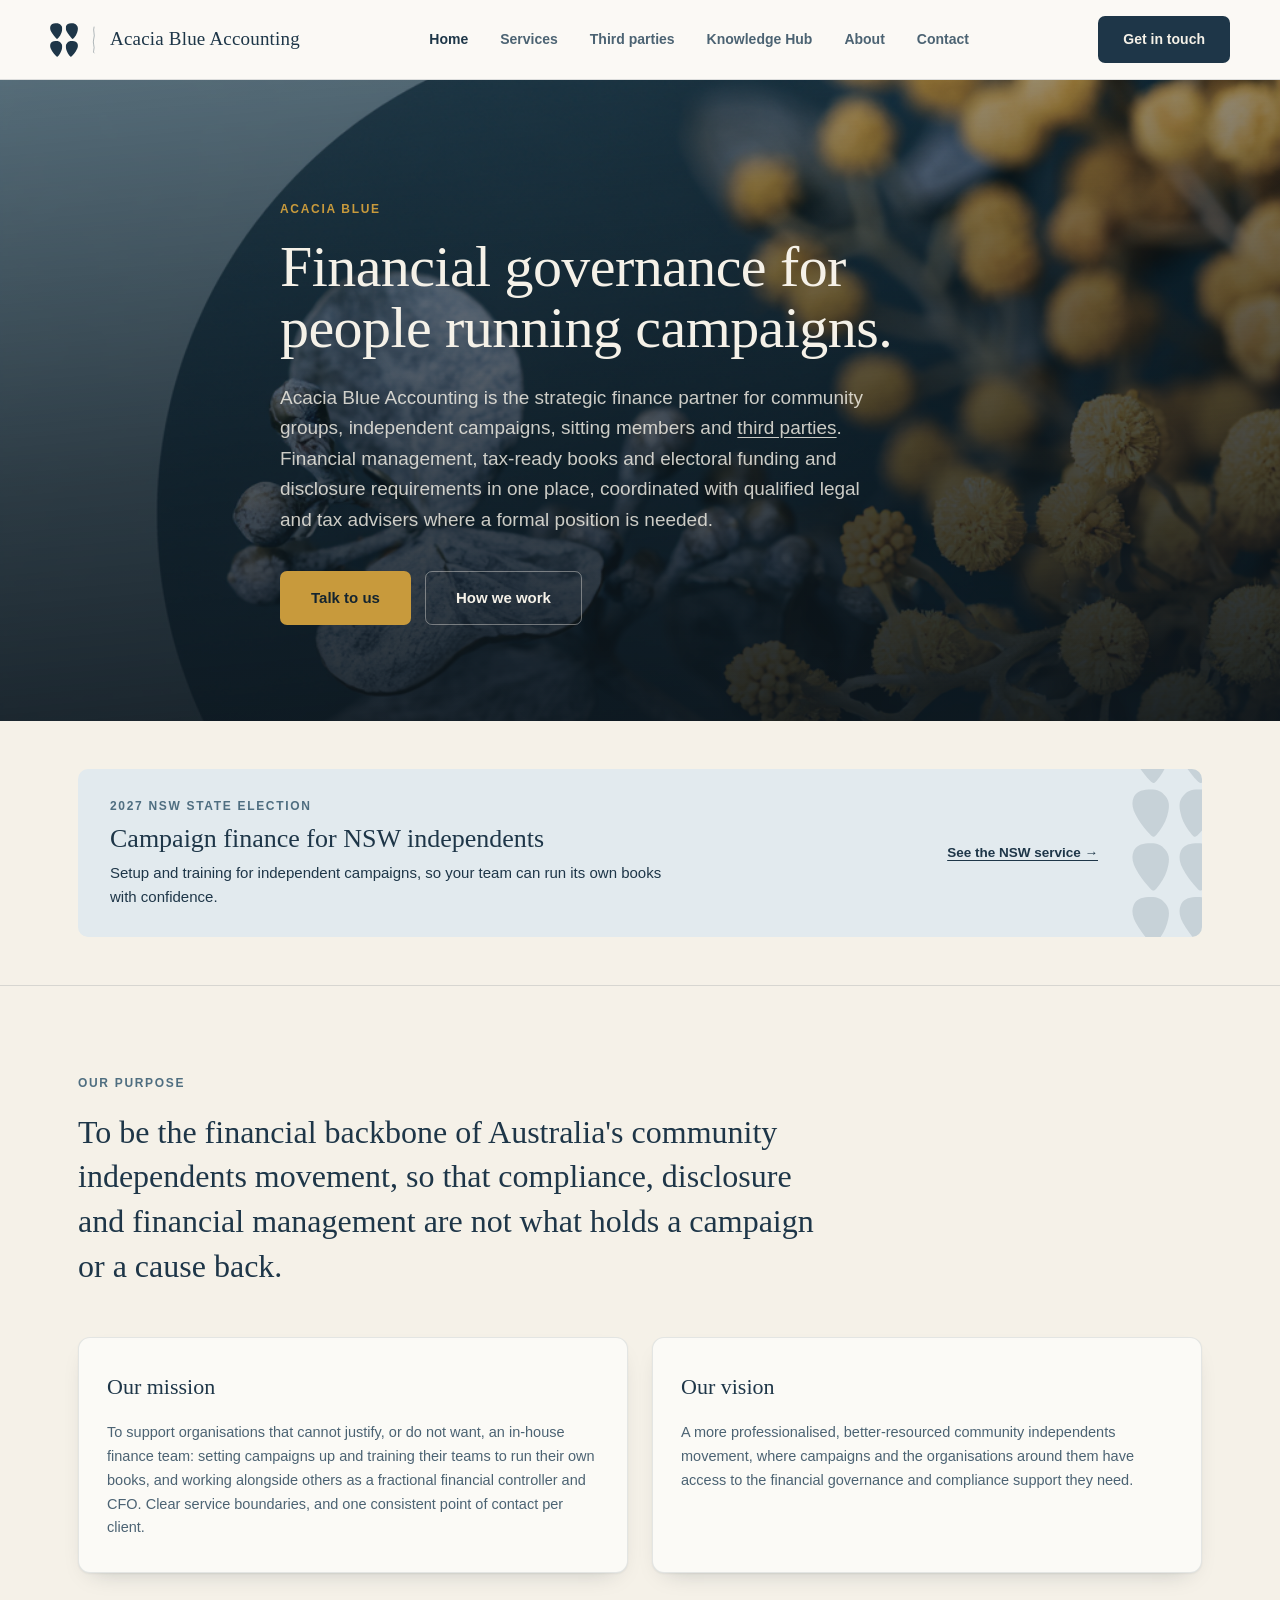
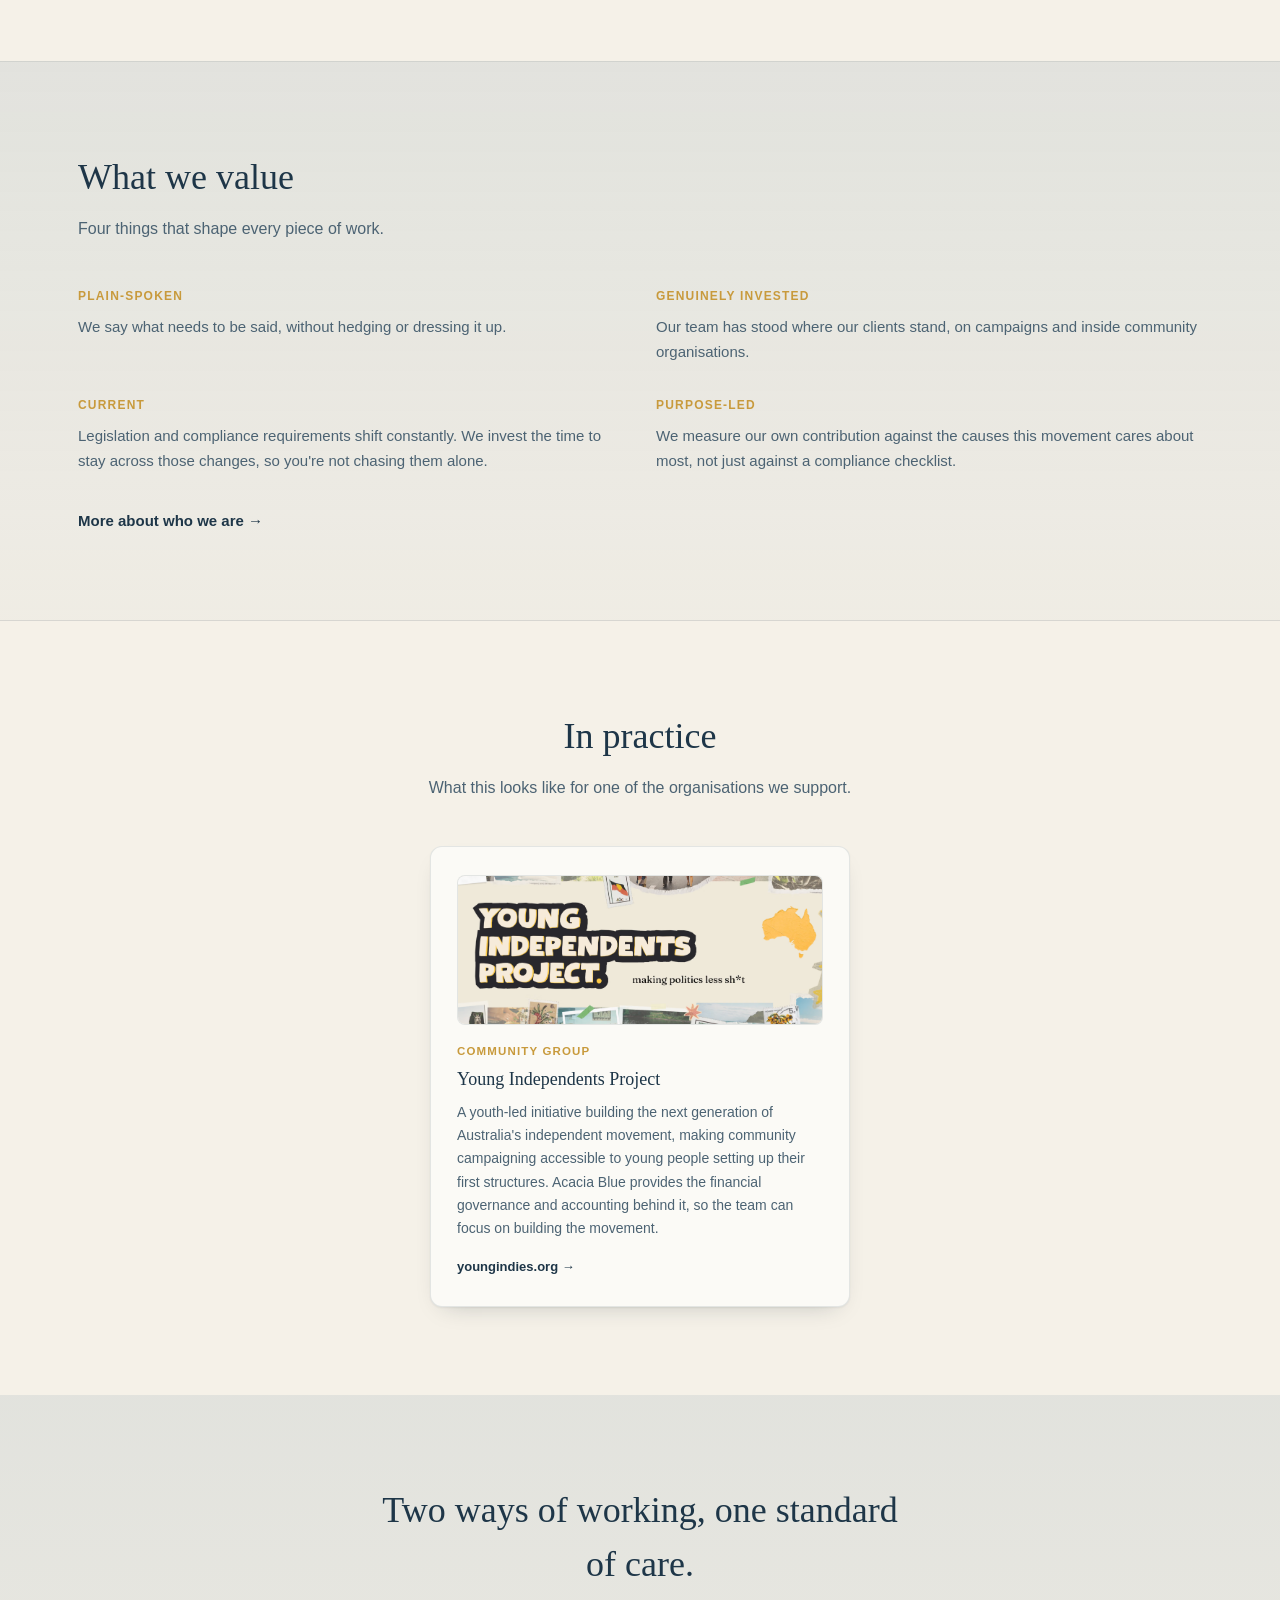
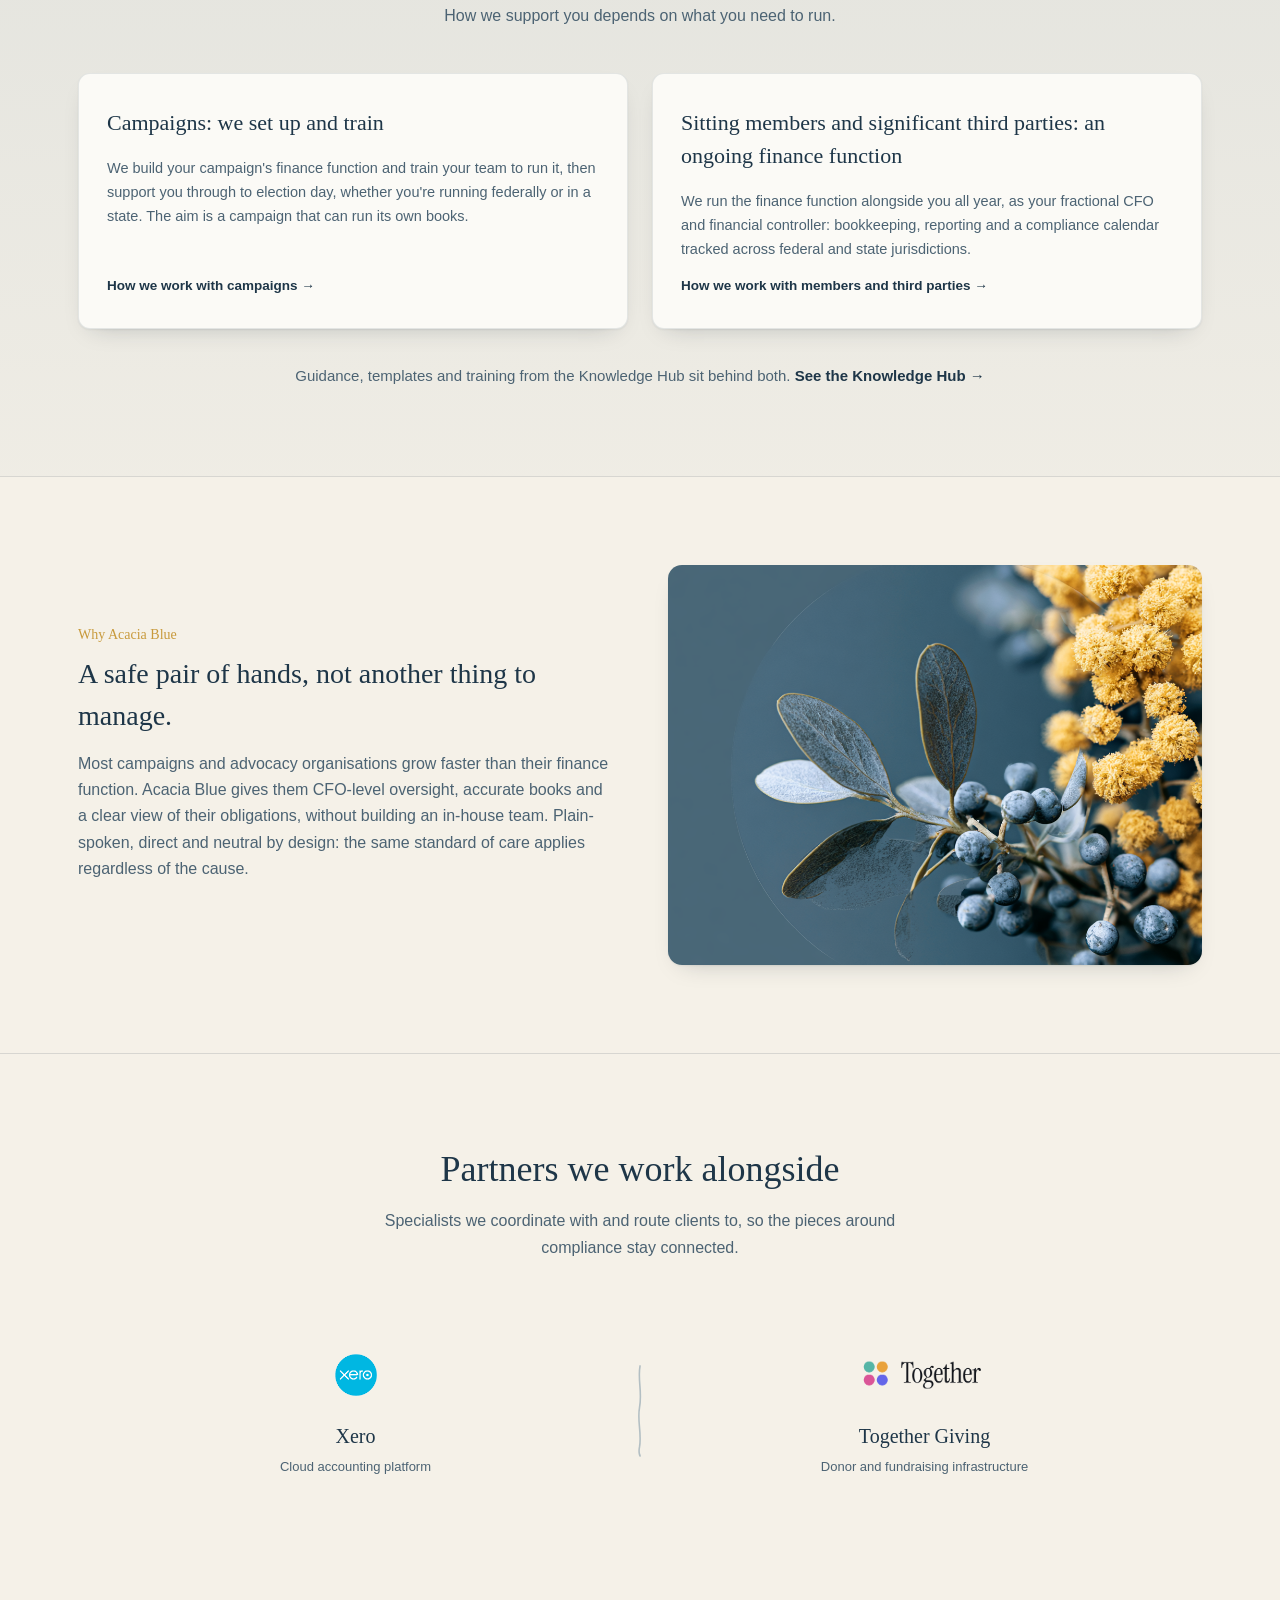
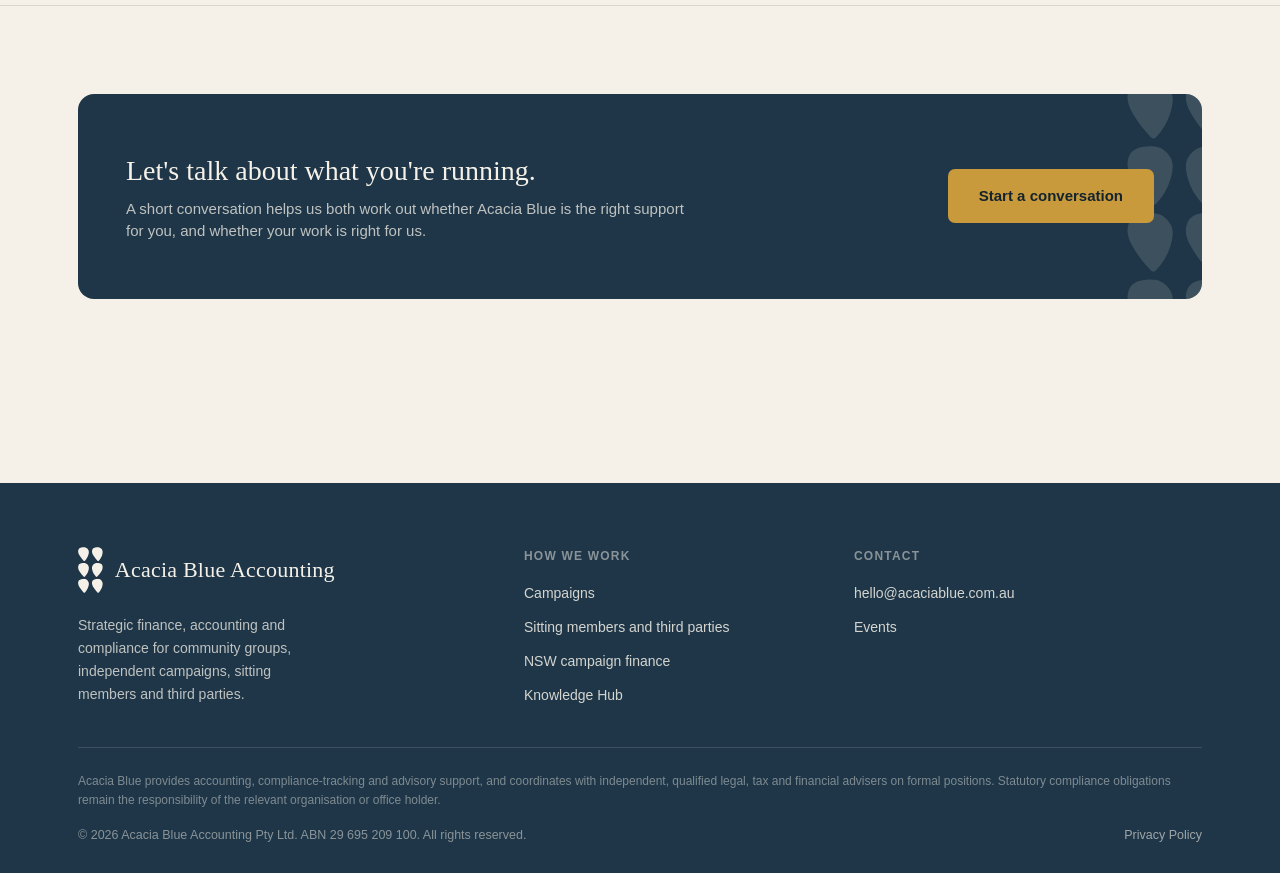
<file: index.html>
<!DOCTYPE html>
<html lang="en">
<head>
<meta charset="UTF-8">
<meta name="viewport" content="width=device-width, initial-scale=1.0">
<title>Acacia Blue Accounting &middot; Accounting for Impact</title>
<meta name="description" content="Strategic finance, accounting and compliance for community groups, independent campaigns, sitting members and third parties.">
<link rel="icon" type="image/svg+xml" href="assets/img/favicon.svg">
<link rel="icon" type="image/png" href="assets/img/favicon-32.png">
<link rel="apple-touch-icon" href="assets/img/apple-touch-icon.png">
<link rel="stylesheet" href="assets/css/style.css">
</head>
<body>

<svg width="0" height="0" style="position:absolute" aria-hidden="true">
  <defs>
    <symbol id="petal" viewBox="-6 -6 112 142">
      <path d="M42.780,-5.831 c-22.772 1.040 -37.005 8.485 -43.300 22.717 -8.485 19.159 -4.379 38.975 13.959 68.042 10.674 16.915 21.458 30.600 35.034 44.559 10.182 10.510 12.481 9.580 28.903 -12.317 12.590 -16.696 21.568 -36.950 25.509 -57.696 4.106 -21.349 1.642 -33.392 -9.580 -46.803 -12.645 -15.108 -24.962 -19.652 -50.525 -18.502Z"/>
    </symbol>
    <symbol id="petal-b" viewBox="-6 -6 112 142">
      <path d="M42.780,-5.831 c-22.772 1.040 -37.005 8.485 -43.300 22.717 -8.485 19.159 -4.379 38.975 13.959 68.042 10.674 16.915 21.458 30.600 35.034 44.559 10.182 10.510 12.481 9.580 28.903 -12.317 12.590 -16.696 21.568 -36.950 25.509 -57.696 4.106 -21.349 1.642 -33.392 -9.580 -46.803 -12.645 -15.108 -24.962 -19.652 -50.525 -18.502Z"/>
    </symbol>
    <symbol id="petal-c" viewBox="-6 -6 112 142">
      <path d="M42.780,-5.831 c-22.772 1.040 -37.005 8.485 -43.300 22.717 -8.485 19.159 -4.379 38.975 13.959 68.042 10.674 16.915 21.458 30.600 35.034 44.559 10.182 10.510 12.481 9.580 28.903 -12.317 12.590 -16.696 21.568 -36.950 25.509 -57.696 4.106 -21.349 1.642 -33.392 -9.580 -46.803 -12.645 -15.108 -24.962 -19.652 -50.525 -18.502Z"/>
    </symbol>
    <symbol id="petal-c2" viewBox="-6 -6 112 142">
      <path d="M42.780,-5.831 c-22.772 1.040 -37.005 8.485 -43.300 22.717 -8.485 19.159 -4.379 38.975 13.959 68.042 10.674 16.915 21.458 30.600 35.034 44.559 10.182 10.510 12.481 9.580 28.903 -12.317 12.590 -16.696 21.568 -36.950 25.509 -57.696 4.106 -21.349 1.642 -33.392 -9.580 -46.803 -12.645 -15.108 -24.962 -19.652 -50.525 -18.502Z"/>
    </symbol>
    <symbol id="petal-flat" viewBox="-6 -6 112 142">
      <path d="M42.780,-5.831 c-22.772 1.040 -37.005 8.485 -43.300 22.717 -8.485 19.159 -4.379 38.975 13.959 68.042 10.674 16.915 21.458 30.600 35.034 44.559 10.182 10.510 12.481 9.580 28.903 -12.317 12.590 -16.696 21.568 -36.950 25.509 -57.696 4.106 -21.349 1.642 -33.392 -9.580 -46.803 -12.645 -15.108 -24.962 -19.652 -50.525 -18.502Z"/>
    </symbol>
    <symbol id="petal-b-flat" viewBox="-6 -6 112 142">
      <path d="M42.780,-5.831 c-22.772 1.040 -37.005 8.485 -43.300 22.717 -8.485 19.159 -4.379 38.975 13.959 68.042 10.674 16.915 21.458 30.600 35.034 44.559 10.182 10.510 12.481 9.580 28.903 -12.317 12.590 -16.696 21.568 -36.950 25.509 -57.696 4.106 -21.349 1.642 -33.392 -9.580 -46.803 -12.645 -15.108 -24.962 -19.652 -50.525 -18.502Z"/>
    </symbol>
    <symbol id="petal-c-flat" viewBox="-6 -6 112 142">
      <path d="M42.780,-5.831 c-22.772 1.040 -37.005 8.485 -43.300 22.717 -8.485 19.159 -4.379 38.975 13.959 68.042 10.674 16.915 21.458 30.600 35.034 44.559 10.182 10.510 12.481 9.580 28.903 -12.317 12.590 -16.696 21.568 -36.950 25.509 -57.696 4.106 -21.349 1.642 -33.392 -9.580 -46.803 -12.645 -15.108 -24.962 -19.652 -50.525 -18.502Z"/>
    </symbol>
    <symbol id="petal-c2-flat" viewBox="-6 -6 112 142">
      <path d="M42.780,-5.831 c-22.772 1.040 -37.005 8.485 -43.300 22.717 -8.485 19.159 -4.379 38.975 13.959 68.042 10.674 16.915 21.458 30.600 35.034 44.559 10.182 10.510 12.481 9.580 28.903 -12.317 12.590 -16.696 21.568 -36.950 25.509 -57.696 4.106 -21.349 1.642 -33.392 -9.580 -46.803 -12.645 -15.108 -24.962 -19.652 -50.525 -18.502Z"/>
    </symbol>
    <symbol id="divider-organic" viewBox="0 0 14 56">
      <path d="M7,2 C4.5,10 9.5,17 6.5,26 C4,34 9,41 6.5,49 C5.3,52.5 7,54 7,54" fill="none" stroke="currentColor" stroke-width="1.6" stroke-linecap="round"/>
    </symbol>
  </defs>
</svg>

<header class="site-header">
  <div class="container nav-row">
    <a class="brand-lockup" href="index.html">
      <svg class="mark mark-compact" viewBox="0 0 226 274" fill="currentColor" aria-hidden="true">
        <use href="#petal" width="100" height="130" x="0" y="0"/><use href="#petal-b" width="100" height="130" x="126" y="0"/>
        <use href="#petal-c" width="100" height="130" x="0" y="144"/><use href="#petal" width="100" height="130" x="126" y="144" transform="translate(352,0) scale(-1,1)"/>
      </svg>
      <svg class="divider" viewBox="0 0 14 56" preserveAspectRatio="none"><use href="#divider-organic"/></svg>
      <span class="word">Acacia Blue Accounting</span>
    </a>
    <nav class="nav-links" id="nav-links">
      <a href="index.html" aria-current="page">Home</a>
      <a href="services.html">Services</a>
      <a href="third-parties.html">Third parties</a>
      <a href="knowledge-hub.html">Knowledge Hub</a>
      <a href="about.html">About</a>
      <a href="contact.html">Contact</a>
    </nav>
    <div class="nav-actions">
      <a class="btn btn-primary" href="contact.html">Get in touch</a>
      <button class="nav-toggle" aria-label="Toggle menu" aria-expanded="false"><span></span><span></span><span></span></button>
    </div>
  </div>
</header>

<section class="hero">
  <div class="hero-bg" style="background: linear-gradient(175deg, rgba(15,26,34,0.35) 0%, rgba(13,22,29,0.72) 55%, rgba(13,22,29,0.94) 100%), url('assets/img/hero-branch-blossom.png') center 40%/cover no-repeat;"></div>
  <div class="container hero-content">
    <p class="eyebrow">Acacia Blue</p>
    <h1 class="serif">Financial governance for people running campaigns.</h1>
    <p class="dek">Acacia Blue Accounting is the strategic finance partner for community groups, independent campaigns, sitting members and <a href="third-parties.html" style="color:inherit; text-decoration:underline; text-underline-offset:3px;">third parties</a>. Financial management, tax-ready books and electoral funding and disclosure requirements in one place, coordinated with qualified legal and tax advisers where a formal position is needed.</p>
    <div class="hero-actions">
      <a class="btn btn-on-dark btn-lg" href="contact.html">Talk to us</a>
      <a class="btn btn-ghost-on-dark btn-lg" href="services.html">How we work</a>
    </div>
  </div>
</section>

<!-- NSW accent panel. Remove after the end of January 2027 and replace with the AEC offering. -->
<section class="section accent-section">
  <div class="container">
    <div class="accent-panel">
      <svg class="ap-mark mark" viewBox="0 0 226 562" fill="currentColor" aria-hidden="true">
        <use href="#petal-flat" width="100" height="130" x="0" y="0"/><use href="#petal-b-flat" width="100" height="130" x="126" y="0"/>
        <use href="#petal-c-flat" width="100" height="130" x="0" y="144"/><use href="#petal-flat" width="100" height="130" x="126" y="144" transform="translate(352,0) scale(-1,1)"/>
        <use href="#petal-b-flat" width="100" height="130" x="0" y="288"/><use href="#petal-c2-flat" width="100" height="130" x="126" y="288"/>
        <use href="#petal-flat" width="100" height="130" x="0" y="432"/><use href="#petal-b-flat" width="100" height="130" x="126" y="432"/>
      </svg>
      <div class="ap-body">
        <p class="ap-eyebrow">2027 NSW State Election</p>
        <h2 class="serif">Campaign finance for NSW independents</h2>
        <p class="ap-text">Setup and training for independent campaigns, so your team can run its own books with confidence.</p>
      </div>
      <a class="ap-link" href="nsw-campaign-finance.html">See the NSW service &rarr;</a>
    </div>
  </div>
</section>

<section class="section section-border-top" id="purpose">
  <div class="container">
    <p class="eyebrow">Our purpose</p>
    <p class="mission-statement">To be the financial backbone of Australia's community independents movement, so that compliance, disclosure and financial management are not what holds a campaign or a cause back.</p>
    <div class="fit-grid" style="margin-top:48px;">
      <div class="pillar-card">
        <h3 class="serif">Our mission</h3>
        <p>To support organisations that cannot justify, or do not want, an in-house finance team: setting campaigns up and training their teams to run their own books, and working alongside others as a fractional financial controller and CFO. Clear service boundaries, and one consistent point of contact per client.</p>
      </div>
      <div class="pillar-card">
        <h3 class="serif">Our vision</h3>
        <p>A more professionalised, better-resourced community independents movement, where campaigns and the organisations around them have access to the financial governance and compliance support they need.</p>
      </div>
    </div>
  </div>
</section>

<section class="section section-border-top section-slate" id="values">
  <div class="container">
    <div class="sec-head">
      <h2 class="serif">What we value</h2>
      <p>Four things that shape every piece of work.</p>
    </div>
    <div class="found-grid">
      <div class="fg-item">
        <h4>Plain-spoken</h4>
        <p>We say what needs to be said, without hedging or dressing it up.</p>
      </div>
      <div class="fg-item">
        <h4>Genuinely invested</h4>
        <p>Our team has stood where our clients stand, on campaigns and inside community organisations.</p>
      </div>
      <div class="fg-item">
        <h4>Current</h4>
        <p>Legislation and compliance requirements shift constantly. We invest the time to stay across those changes, so you're not chasing them alone.</p>
      </div>
      <div class="fg-item">
        <h4>Purpose-led</h4>
        <p>We measure our own contribution against the causes this movement cares about most, not just against a compliance checklist.</p>
      </div>
    </div>
    <p style="margin:36px 0 0; font-size:15px; color:var(--ink-soft);"><a href="about.html" style="color:var(--navy); font-weight:700; text-decoration:none;">More about who we are &rarr;</a></p>
  </div>
</section>

<section class="section section-border-top">
  <div class="container">
    <div class="sec-head center" style="margin-left:auto;margin-right:auto;">
      <h2 class="serif">In practice</h2>
      <!-- Single-tile copy and layout while two tiles are removed pending approval. -->
      <p>What this looks like for one of the organisations we support.</p>
    </div>
    <!-- Temporary single-column layout while two tiles are removed pending approval - revert to the default grid (delete this inline style) when they're re-added. -->
    <div class="case-grid" style="grid-template-columns: 1fr; max-width: 420px; margin: 0 auto;">
      <div class="case-item">
        <div class="case-media media-cover"><img src="assets/img/case-young-independents-logo.png" alt="Young Independents Project logo" loading="lazy"></div>
        <p class="case-tag">Community Group</p>
        <h3 class="case-name serif">Young Independents Project</h3>
        <p class="case-body">A youth-led initiative building the next generation of Australia's independent movement, making community campaigning accessible to young people setting up their first structures. Acacia Blue provides the financial governance and accounting behind it, so the team can focus on building the movement.</p>
        <a class="case-link" href="https://www.youngindies.org" target="_blank" rel="noopener">youngindies.org &rarr;</a>
      </div>
      <!-- Removed pending name/logo approval from Shima Ibuki - re-add once confirmed.
      <div class="case-item">
        <div class="case-media media-fill-cyan"><img src="assets/img/case-hawthorn-logo.png" alt="Shima Ibuki, Independent for Hawthorn logo" loading="lazy"></div>
        <p class="case-tag">Independent Challenger Campaign</p>
        <h3 class="case-name serif">Shima Ibuki, Independent for Hawthorn</h3>
        <p class="case-body">A first-time campaign for the Victorian seat of Hawthorn, standing on integrity, climate action, housing affordability and local representation. Acacia Blue set up the structure, accounts and disclosure framework from a standing start.</p>
        <a class="case-link" href="https://www.shimaibuki.com.au" target="_blank" rel="noopener">shimaibuki.com.au &rarr;</a>
      </div>
      -->
      <!-- Removed pending name/logo approval from Justine Davis - re-add once confirmed.
      <div class="case-item">
        <div class="case-media media-dark"><img src="assets/img/case-johnston-logo.png" alt="Justine Davis, Independent Member for Johnston logo" loading="lazy"></div>
        <p class="case-tag">Sitting Member</p>
        <h3 class="case-name serif">Justine Davis MLA, Member for Johnston</h3>
        <p class="case-body">Independent Member for the Northern Territory seat of Johnston since 2024, serving on the Legislative Scrutiny and Public Accounts Committees. Acacia Blue supports disclosure, reporting and office obligations well beyond election day.</p>
        <a class="case-link" href="https://www.justinedavis.com.au" target="_blank" rel="noopener">justinedavis.com.au &rarr;</a>
      </div>
      -->
    </div>
  </div>
</section>

<section class="section section-slate">
  <div class="container">
    <div class="sec-head center" style="margin-left:auto;margin-right:auto;">
      <h2 class="serif">Two ways of working, one standard of care.</h2>
      <p>How we support you depends on what you need to run.</p>
    </div>
    <div class="fit-grid">
      <div class="pillar-card">
        <h3 class="serif">Campaigns: we set up and train</h3>
        <p>We build your campaign's finance function and train your team to run it, then support you through to election day, whether you're running federally or in a state. The aim is a campaign that can run its own books.</p>
        <a class="pc-link" href="services.html#campaigns">How we work with campaigns &rarr;</a>
      </div>
      <div class="pillar-card">
        <h3 class="serif">Sitting members and significant third parties: an ongoing finance function</h3>
        <p>We run the finance function alongside you all year, as your fractional CFO and financial controller: bookkeeping, reporting and a compliance calendar tracked across federal and state jurisdictions.</p>
        <a class="pc-link" href="services.html#ongoing">How we work with members and third parties &rarr;</a>
      </div>
    </div>
    <p style="text-align:center; margin:36px 0 0; font-size:15px; color:var(--ink-soft);">Guidance, templates and training from the Knowledge Hub sit behind both. <a href="knowledge-hub.html" style="color:var(--navy); font-weight:700; text-decoration:none;">See the Knowledge Hub &rarr;</a></p>
  </div>
</section>

<section class="section section-border-top">
  <div class="container">
    <div class="feature-row">
      <div>
        <p class="fr-eyebrow serif">Why Acacia Blue</p>
        <h3 class="serif">A safe pair of hands, not another thing to manage.</h3>
        <p class="fr-lede">Most campaigns and advocacy organisations grow faster than their finance function. Acacia Blue gives them CFO-level oversight, accurate books and a clear view of their obligations, without building an in-house team. Plain-spoken, direct and neutral by design: the same standard of care applies regardless of the cause.</p>
      </div>
      <div class="fr-photo">
        <img src="assets/img/leaf-berries-detail.png" alt="Close detail of navy-toned leaves and berries beside golden wattle blossom">
      </div>
    </div>
  </div>
</section>

<section class="section section-border-top">
  <div class="container">
    <div class="sec-head center" style="margin-left:auto;margin-right:auto;">
      <h2 class="serif">Partners we work alongside</h2>
      <p>Specialists we coordinate with and route clients to, so the pieces around compliance stay connected.</p>
    </div>
    <div class="partner-grid">
      <div class="partner-item">
        <img class="partner-logo" src="assets/img/partner-xero-logo.png" alt="Xero logo" loading="lazy">
        <p class="partner-name serif">Xero</p>
        <p class="partner-desc">Cloud accounting platform</p>
      </div>
      <svg class="partner-divider" viewBox="0 0 14 56" preserveAspectRatio="none" aria-hidden="true"><use href="#divider-organic"/></svg>
      <div class="partner-item">
        <img class="partner-logo" src="assets/img/partner-together-giving-logo.png" alt="Together Giving logo" loading="lazy">
        <p class="partner-name serif">Together Giving</p>
        <p class="partner-desc">Donor and fundraising infrastructure</p>
      </div>
      <!-- Removed pending approval from Sapphire Blue Tax Agency - re-add once confirmed.
      <svg class="partner-divider" viewBox="0 0 14 56" preserveAspectRatio="none" aria-hidden="true"><use href="#divider-organic"/></svg>
      <div class="partner-item">
        <p class="partner-name serif">Sapphire Blue Tax Agency</p>
        <p class="partner-desc">Registered tax agent</p>
      </div>
      -->
    </div>
  </div>
</section>

<section class="section section-border-top">
  <div class="container">
    <div class="cta-band">
      <svg class="cb-watermark mark" viewBox="0 0 226 562" fill="currentColor" aria-hidden="true">
        <use href="#petal-flat" width="100" height="130" x="0" y="0"/><use href="#petal-b-flat" width="100" height="130" x="126" y="0"/>
        <use href="#petal-c-flat" width="100" height="130" x="0" y="144"/><use href="#petal-flat" width="100" height="130" x="126" y="144" transform="translate(352,0) scale(-1,1)"/>
        <use href="#petal-b-flat" width="100" height="130" x="0" y="288"/><use href="#petal-c2-flat" width="100" height="130" x="126" y="288"/>
        <use href="#petal-flat" width="100" height="130" x="0" y="432"/><use href="#petal-b-flat" width="100" height="130" x="126" y="432"/>
      </svg>
      <div class="cb-content">
        <div>
          <h3 class="serif">Let's talk about what you're running.</h3>
          <p>A short conversation helps us both work out whether Acacia Blue is the right support for you, and whether your work is right for us.</p>
        </div>
        <a class="btn btn-on-dark btn-lg" href="contact.html">Start a conversation</a>
      </div>
    </div>
  </div>
</section>

<footer class="site-footer">
  <div class="container">
    <div class="footer-grid">
      <div class="footer-col">
        <a class="brand-lockup footer-mark on-dark" href="index.html">
          <svg class="mark mark-signature" viewBox="0 0 226 418" fill="currentColor" aria-hidden="true">
            <use href="#petal" width="100" height="130" x="0" y="0"/><use href="#petal-b" width="100" height="130" x="126" y="0"/>
            <use href="#petal-c" width="100" height="130" x="0" y="144"/><use href="#petal" width="100" height="130" x="126" y="144" transform="translate(352,0) scale(-1,1)"/>
            <use href="#petal-b" width="100" height="130" x="0" y="288"/><use href="#petal-c2" width="100" height="130" x="126" y="288"/>
          </svg>
          <span class="word">Acacia Blue Accounting</span>
        </a>
        <p>Strategic finance, accounting and compliance for community groups, independent campaigns, sitting members and third parties.</p>
      </div>
      <div class="footer-col">
        <h5>How we work</h5>
        <ul>
          <li><a href="services.html#campaigns">Campaigns</a></li>
          <li><a href="services.html#ongoing">Sitting members and third parties</a></li>
          <li><a href="nsw-campaign-finance.html">NSW campaign finance</a></li>
          <li><a href="knowledge-hub.html">Knowledge Hub</a></li>
        </ul>
      </div>
      <div class="footer-col">
        <h5>Contact</h5>
        <ul>
          <li><a href="mailto:hello@acaciablue.com.au">hello@acaciablue.com.au</a></li>
          <li><a href="events.html">Events</a></li>
        </ul>
      </div>
    </div>
    <div class="footer-bottom">
      <p class="footer-legal">Acacia Blue provides accounting, compliance-tracking and advisory support, and coordinates with independent, qualified legal, tax and financial advisers on formal positions. Statutory compliance obligations remain the responsibility of the relevant organisation or office holder.</p>
      <div class="footer-bottom-row">
        <span>&copy; 2026 Acacia Blue Accounting Pty Ltd. ABN 29 695 209 100. All rights reserved.</span>
        <a href="privacy-policy.html">Privacy Policy</a>
      </div>
    </div>
  </div>
</footer>

<script src="assets/js/main.js"></script>
</body>
</html>
</file>
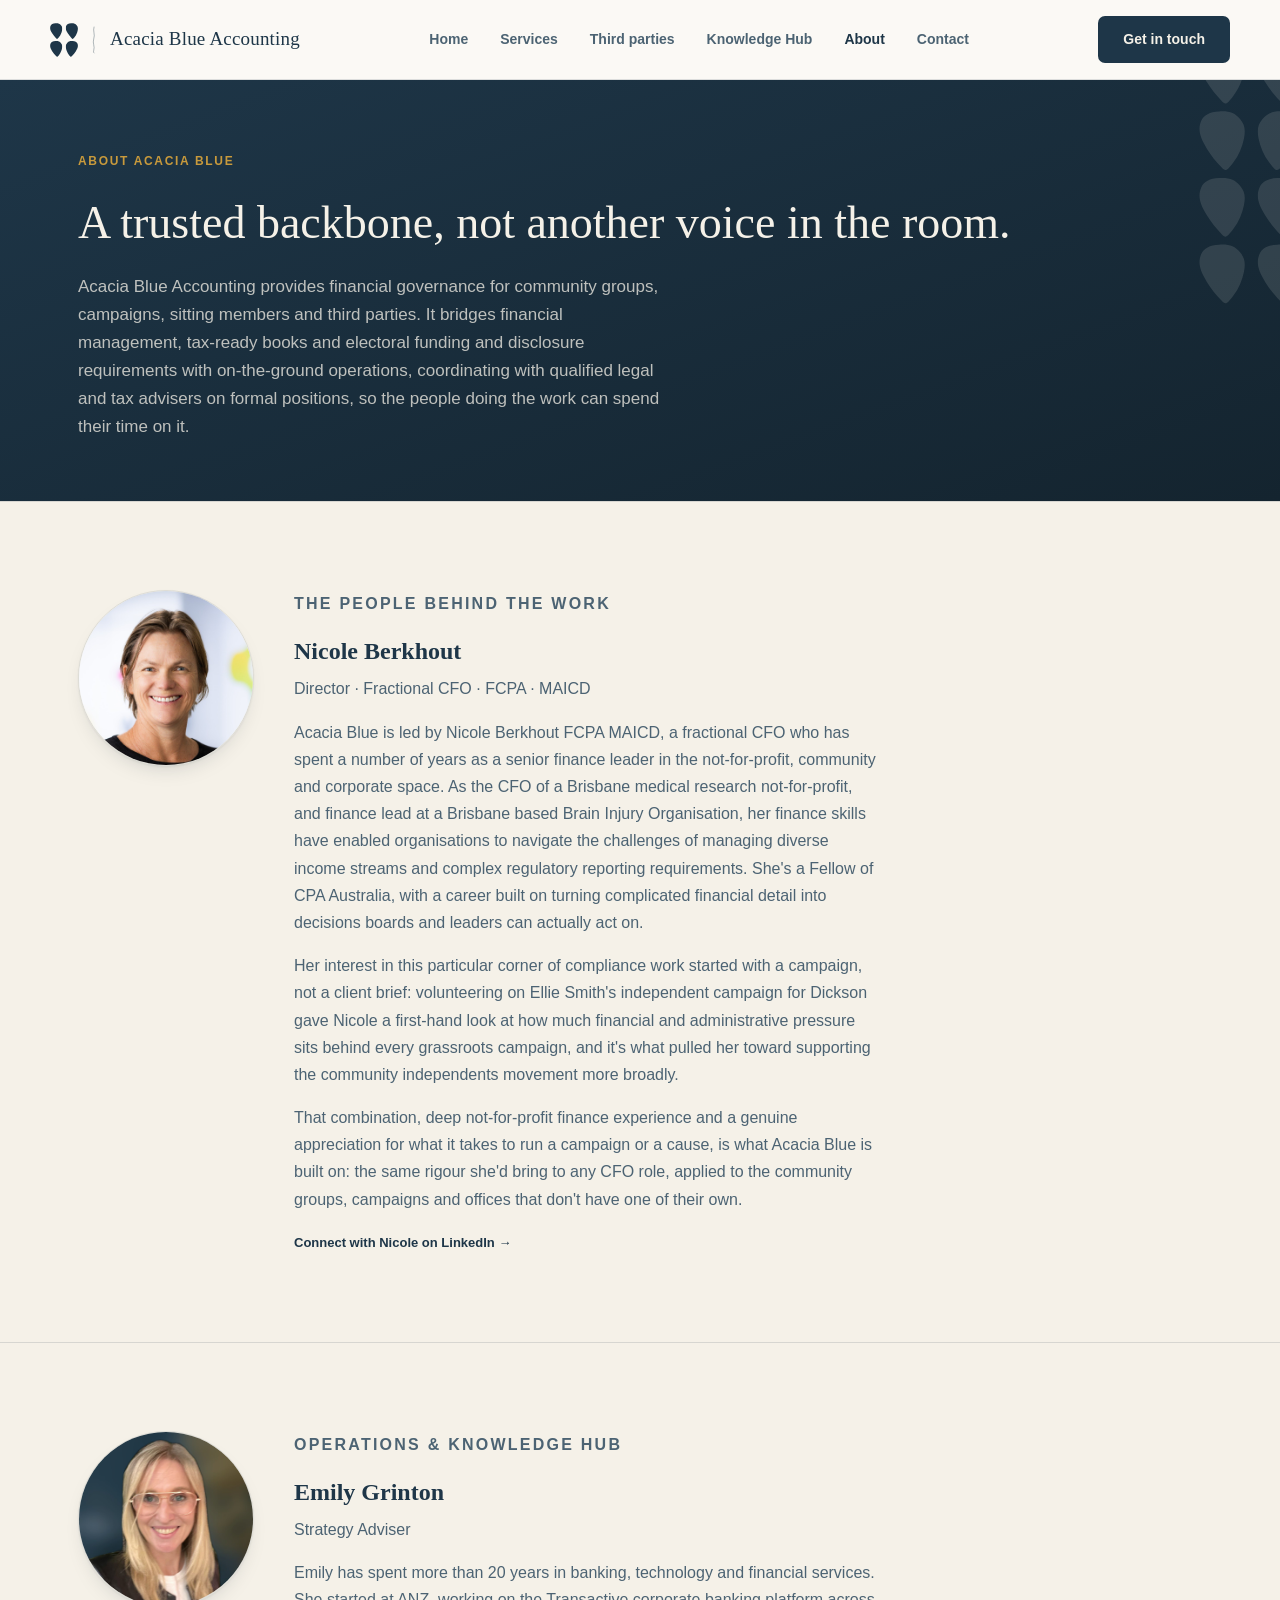
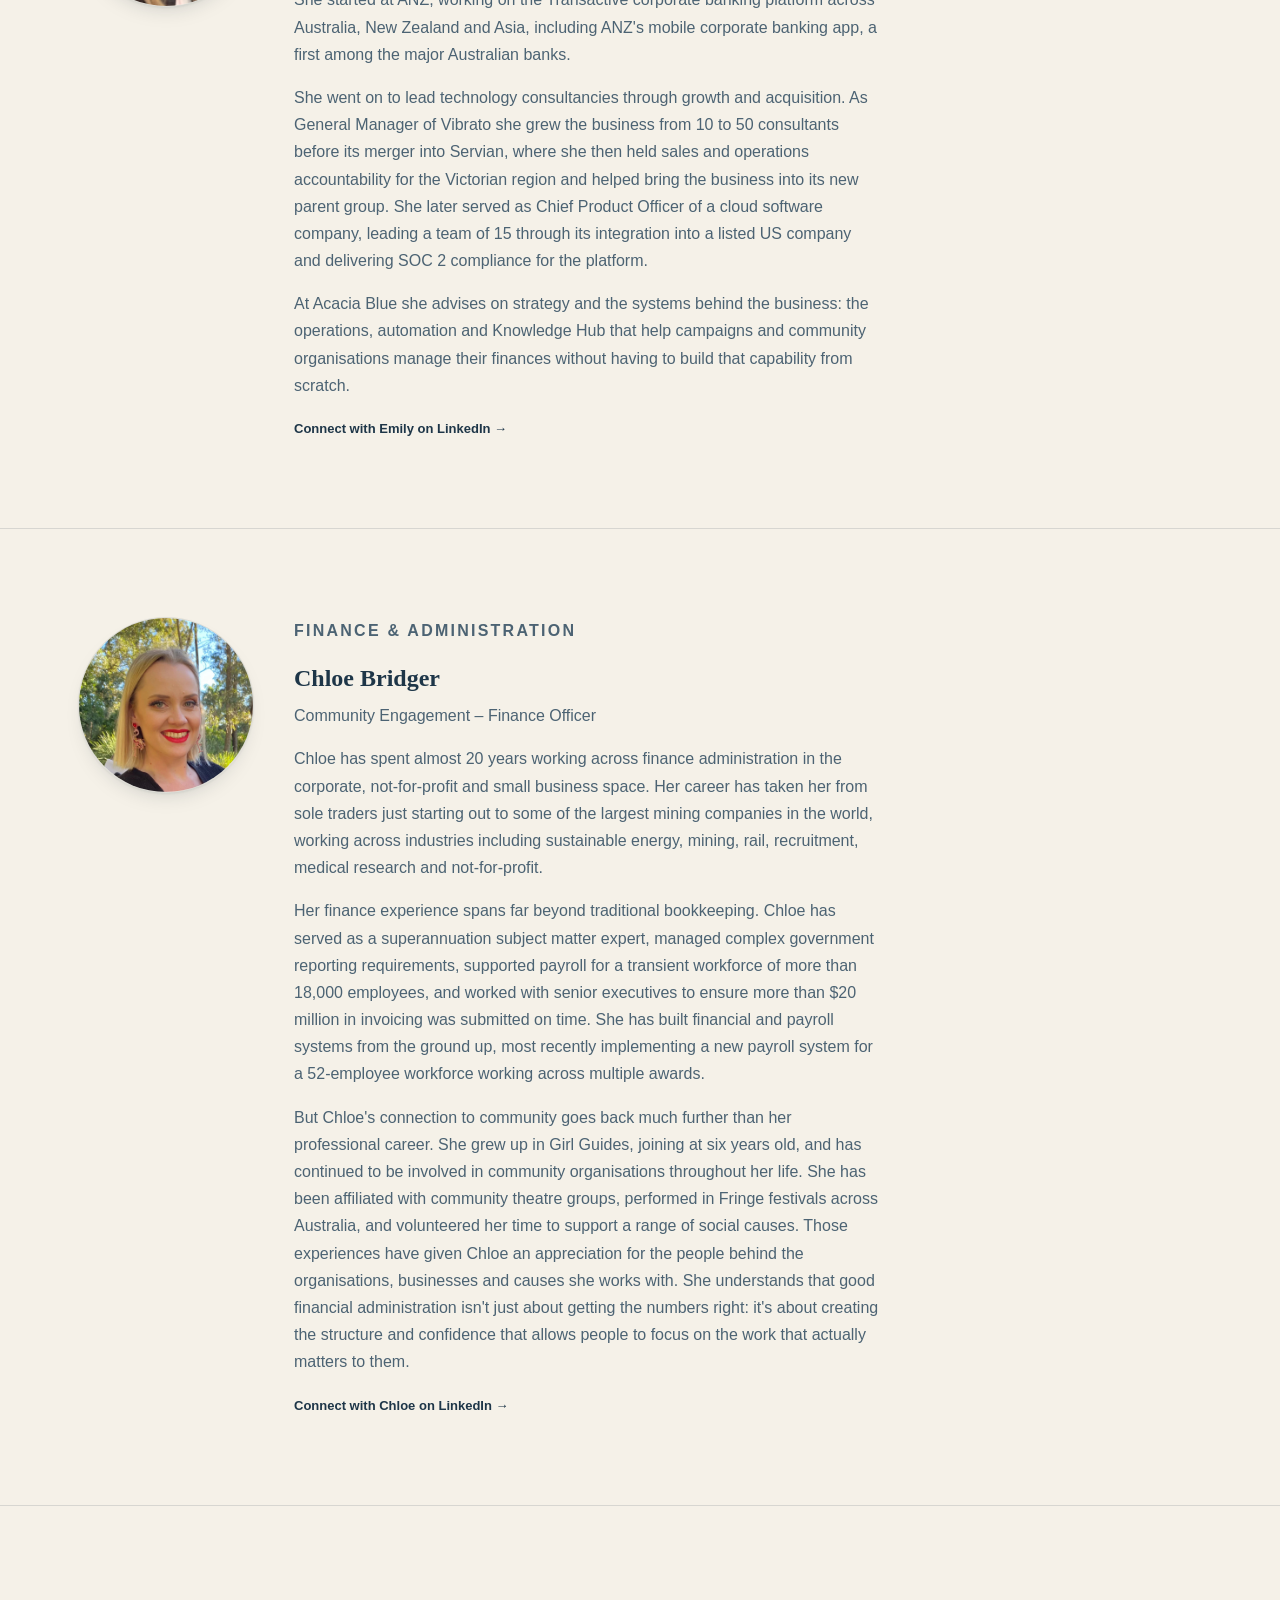
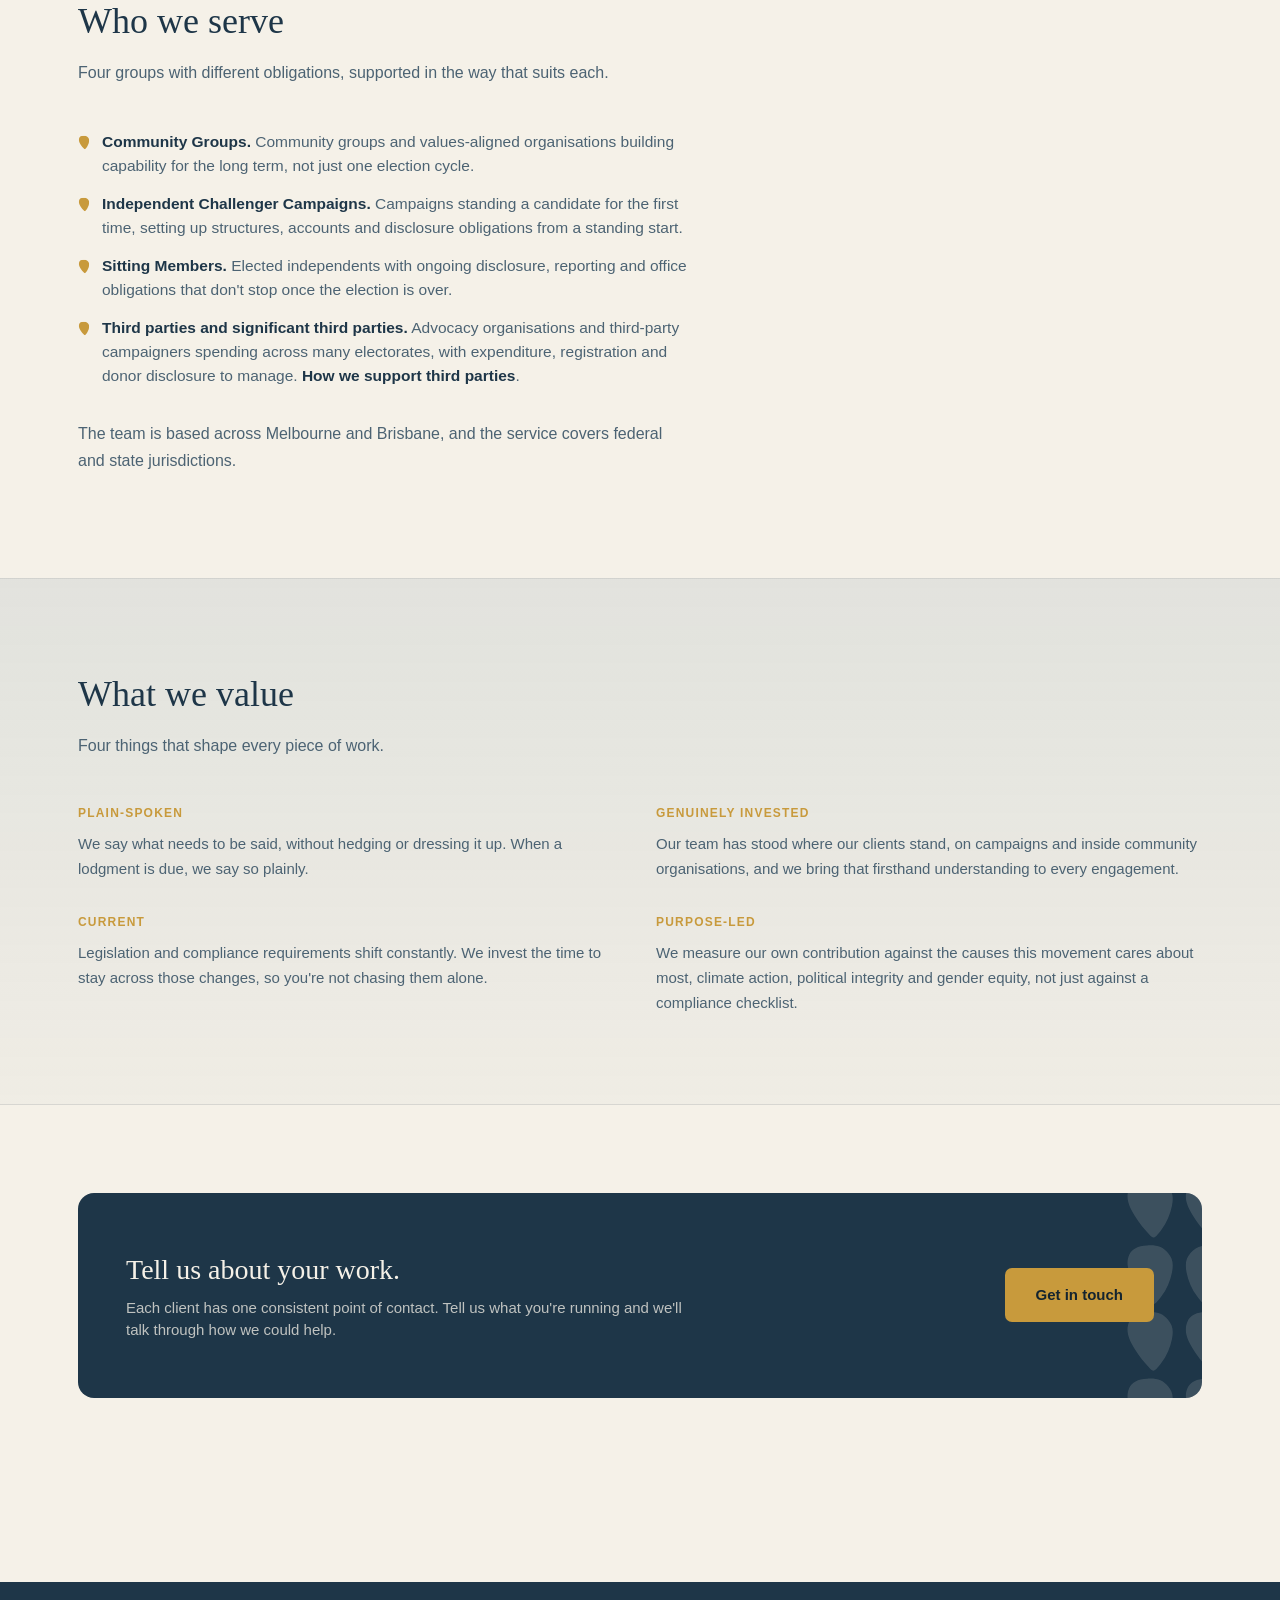
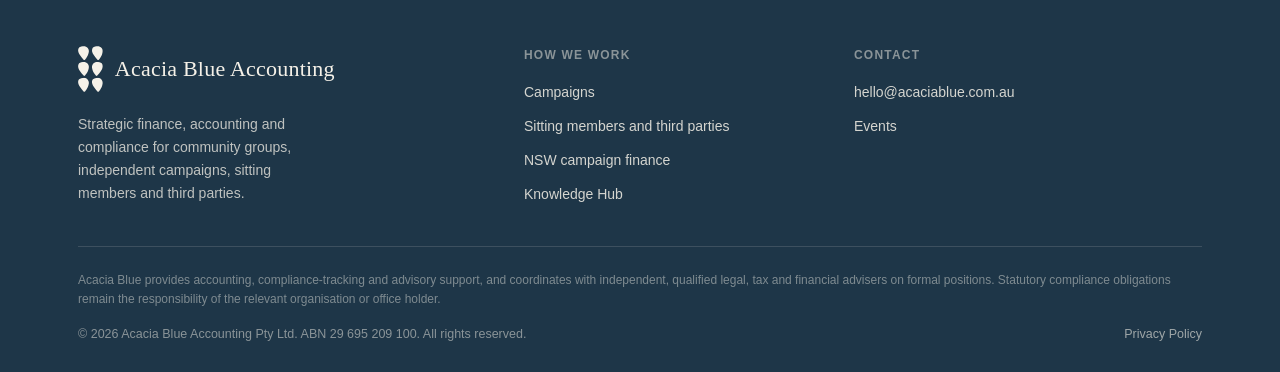
<file: about.html>
<!DOCTYPE html>
<html lang="en">
<head>
<meta charset="UTF-8">
<meta name="viewport" content="width=device-width, initial-scale=1.0">
<title>About &middot; Acacia Blue Accounting</title>
<meta name="description" content="Acacia Blue's mission, positioning and approach: strategic finance, accounting and compliance for community groups, campaigns, sitting members and third parties.">
<link rel="icon" type="image/svg+xml" href="assets/img/favicon.svg">
<link rel="icon" type="image/png" href="assets/img/favicon-32.png">
<link rel="apple-touch-icon" href="assets/img/apple-touch-icon.png">
<link rel="stylesheet" href="assets/css/style.css">
</head>
<body>

<svg width="0" height="0" style="position:absolute" aria-hidden="true">
  <defs>
    <symbol id="petal" viewBox="-6 -6 112 142">
      <path d="M42.780,-5.831 c-22.772 1.040 -37.005 8.485 -43.300 22.717 -8.485 19.159 -4.379 38.975 13.959 68.042 10.674 16.915 21.458 30.600 35.034 44.559 10.182 10.510 12.481 9.580 28.903 -12.317 12.590 -16.696 21.568 -36.950 25.509 -57.696 4.106 -21.349 1.642 -33.392 -9.580 -46.803 -12.645 -15.108 -24.962 -19.652 -50.525 -18.502Z"/>
    </symbol>
    <symbol id="petal-b" viewBox="-6 -6 112 142">
      <path d="M42.780,-5.831 c-22.772 1.040 -37.005 8.485 -43.300 22.717 -8.485 19.159 -4.379 38.975 13.959 68.042 10.674 16.915 21.458 30.600 35.034 44.559 10.182 10.510 12.481 9.580 28.903 -12.317 12.590 -16.696 21.568 -36.950 25.509 -57.696 4.106 -21.349 1.642 -33.392 -9.580 -46.803 -12.645 -15.108 -24.962 -19.652 -50.525 -18.502Z"/>
    </symbol>
    <symbol id="petal-c" viewBox="-6 -6 112 142">
      <path d="M42.780,-5.831 c-22.772 1.040 -37.005 8.485 -43.300 22.717 -8.485 19.159 -4.379 38.975 13.959 68.042 10.674 16.915 21.458 30.600 35.034 44.559 10.182 10.510 12.481 9.580 28.903 -12.317 12.590 -16.696 21.568 -36.950 25.509 -57.696 4.106 -21.349 1.642 -33.392 -9.580 -46.803 -12.645 -15.108 -24.962 -19.652 -50.525 -18.502Z"/>
    </symbol>
    <symbol id="petal-c2" viewBox="-6 -6 112 142">
      <path d="M42.780,-5.831 c-22.772 1.040 -37.005 8.485 -43.300 22.717 -8.485 19.159 -4.379 38.975 13.959 68.042 10.674 16.915 21.458 30.600 35.034 44.559 10.182 10.510 12.481 9.580 28.903 -12.317 12.590 -16.696 21.568 -36.950 25.509 -57.696 4.106 -21.349 1.642 -33.392 -9.580 -46.803 -12.645 -15.108 -24.962 -19.652 -50.525 -18.502Z"/>
    </symbol>
    <symbol id="petal-flat" viewBox="-6 -6 112 142">
      <path d="M42.780,-5.831 c-22.772 1.040 -37.005 8.485 -43.300 22.717 -8.485 19.159 -4.379 38.975 13.959 68.042 10.674 16.915 21.458 30.600 35.034 44.559 10.182 10.510 12.481 9.580 28.903 -12.317 12.590 -16.696 21.568 -36.950 25.509 -57.696 4.106 -21.349 1.642 -33.392 -9.580 -46.803 -12.645 -15.108 -24.962 -19.652 -50.525 -18.502Z"/>
    </symbol>
    <symbol id="petal-b-flat" viewBox="-6 -6 112 142">
      <path d="M42.780,-5.831 c-22.772 1.040 -37.005 8.485 -43.300 22.717 -8.485 19.159 -4.379 38.975 13.959 68.042 10.674 16.915 21.458 30.600 35.034 44.559 10.182 10.510 12.481 9.580 28.903 -12.317 12.590 -16.696 21.568 -36.950 25.509 -57.696 4.106 -21.349 1.642 -33.392 -9.580 -46.803 -12.645 -15.108 -24.962 -19.652 -50.525 -18.502Z"/>
    </symbol>
    <symbol id="petal-c-flat" viewBox="-6 -6 112 142">
      <path d="M42.780,-5.831 c-22.772 1.040 -37.005 8.485 -43.300 22.717 -8.485 19.159 -4.379 38.975 13.959 68.042 10.674 16.915 21.458 30.600 35.034 44.559 10.182 10.510 12.481 9.580 28.903 -12.317 12.590 -16.696 21.568 -36.950 25.509 -57.696 4.106 -21.349 1.642 -33.392 -9.580 -46.803 -12.645 -15.108 -24.962 -19.652 -50.525 -18.502Z"/>
    </symbol>
    <symbol id="petal-c2-flat" viewBox="-6 -6 112 142">
      <path d="M42.780,-5.831 c-22.772 1.040 -37.005 8.485 -43.300 22.717 -8.485 19.159 -4.379 38.975 13.959 68.042 10.674 16.915 21.458 30.600 35.034 44.559 10.182 10.510 12.481 9.580 28.903 -12.317 12.590 -16.696 21.568 -36.950 25.509 -57.696 4.106 -21.349 1.642 -33.392 -9.580 -46.803 -12.645 -15.108 -24.962 -19.652 -50.525 -18.502Z"/>
    </symbol>
    <symbol id="divider-organic" viewBox="0 0 14 56">
      <path d="M7,2 C4.5,10 9.5,17 6.5,26 C4,34 9,41 6.5,49 C5.3,52.5 7,54 7,54" fill="none" stroke="currentColor" stroke-width="1.6" stroke-linecap="round"/>
    </symbol>
  </defs>
</svg>

<header class="site-header">
  <div class="container nav-row">
    <a class="brand-lockup" href="index.html">
      <svg class="mark mark-compact" viewBox="0 0 226 274" fill="currentColor" aria-hidden="true">
        <use href="#petal" width="100" height="130" x="0" y="0"/><use href="#petal-b" width="100" height="130" x="126" y="0"/>
        <use href="#petal-c" width="100" height="130" x="0" y="144"/><use href="#petal" width="100" height="130" x="126" y="144" transform="translate(352,0) scale(-1,1)"/>
      </svg>
      <svg class="divider" viewBox="0 0 14 56" preserveAspectRatio="none"><use href="#divider-organic"/></svg>
      <span class="word">Acacia Blue Accounting</span>
    </a>
    <nav class="nav-links" id="nav-links">
      <a href="index.html">Home</a>
      <a href="services.html">Services</a>
      <a href="third-parties.html">Third parties</a>
      <a href="knowledge-hub.html">Knowledge Hub</a>
      <a href="about.html" aria-current="page">About</a>
      <a href="contact.html">Contact</a>
    </nav>
    <div class="nav-actions">
      <a class="btn btn-primary" href="contact.html">Get in touch</a>
      <button class="nav-toggle" aria-label="Toggle menu" aria-expanded="false"><span></span><span></span><span></span></button>
    </div>
  </div>
</header>

<section class="page-hero">
      <svg class="ph-watermark mark" viewBox="0 0 226 562" fill="currentColor" aria-hidden="true">
        <use href="#petal-flat" width="100" height="130" x="0" y="0"/><use href="#petal-b-flat" width="100" height="130" x="126" y="0"/>
        <use href="#petal-c-flat" width="100" height="130" x="0" y="144"/><use href="#petal-flat" width="100" height="130" x="126" y="144" transform="translate(352,0) scale(-1,1)"/>
        <use href="#petal-b-flat" width="100" height="130" x="0" y="288"/><use href="#petal-c2-flat" width="100" height="130" x="126" y="288"/>
        <use href="#petal-flat" width="100" height="130" x="0" y="432"/><use href="#petal-b-flat" width="100" height="130" x="126" y="432"/>
      </svg>
  <div class="container">
    <p class="eyebrow">About Acacia Blue</p>
    <h1 class="serif">A trusted backbone, not another voice in the room.</h1>
    <p class="dek">Acacia Blue Accounting provides financial governance for community groups, campaigns, sitting members and third parties. It bridges financial management, tax-ready books and electoral funding and disclosure requirements with on-the-ground operations, coordinating with qualified legal and tax advisers on formal positions, so the people doing the work can spend their time on it.</p>
  </div>
</section>

<section class="section section-border-top">
  <div class="container">
    <div class="profile-row">
      <img class="profile-photo" src="assets/img/nicole-berkhout.jpg" alt="Nicole Berkhout">
      <div class="profile-info">
        <p class="eyebrow">The people behind the work</p>
        <h2 class="serif">Nicole Berkhout</h2>
        <p class="profile-title">Director &middot; Fractional CFO &middot; FCPA &middot; MAICD</p>
        <p>Acacia Blue is led by Nicole Berkhout FCPA MAICD, a fractional CFO who has spent a number of years as a senior finance leader in the not-for-profit, community and corporate space. As the CFO of a Brisbane medical research not-for-profit, and finance lead at a Brisbane based Brain Injury Organisation, her finance skills have enabled organisations to navigate the challenges of managing diverse income streams and complex regulatory reporting requirements. She's a Fellow of CPA Australia, with a career built on turning complicated financial detail into decisions boards and leaders can actually act on.</p>
        <p>Her interest in this particular corner of compliance work started with a campaign, not a client brief: volunteering on Ellie Smith's independent campaign for Dickson gave Nicole a first-hand look at how much financial and administrative pressure sits behind every grassroots campaign, and it's what pulled her toward supporting the community independents movement more broadly.</p>
        <p>That combination, deep not-for-profit finance experience and a genuine appreciation for what it takes to run a campaign or a cause, is what Acacia Blue is built on: the same rigour she'd bring to any CFO role, applied to the community groups, campaigns and offices that don't have one of their own.</p>
        <a class="case-link" href="https://www.linkedin.com/in/nicole-berkhout-36295417a/" target="_blank" rel="noopener">Connect with Nicole on LinkedIn &rarr;</a>
      </div>
    </div>
  </div>
</section>

<section class="section section-border-top">
  <div class="container">
    <div class="profile-row">
      <img class="profile-photo" src="assets/img/emily-grinton.jpg" alt="Emily Grinton">
      <div class="profile-info">
        <p class="eyebrow">Operations &amp; Knowledge Hub</p>
        <h2 class="serif">Emily Grinton</h2>
        <p class="profile-title">Strategy Adviser</p>
        <p>Emily has spent more than 20 years in banking, technology and financial services. She started at ANZ, working on the Transactive corporate banking platform across Australia, New Zealand and Asia, including ANZ's mobile corporate banking app, a first among the major Australian banks.</p>
        <p>She went on to lead technology consultancies through growth and acquisition. As General Manager of Vibrato she grew the business from 10 to 50 consultants before its merger into Servian, where she then held sales and operations accountability for the Victorian region and helped bring the business into its new parent group. She later served as Chief Product Officer of a cloud software company, leading a team of 15 through its integration into a listed US company and delivering SOC 2 compliance for the platform.</p>
        <p>At Acacia Blue she advises on strategy and the systems behind the business: the operations, automation and Knowledge Hub that help campaigns and community organisations manage their finances without having to build that capability from scratch.</p>
        <a class="case-link" href="https://www.linkedin.com/in/emilygrinton/" target="_blank" rel="noopener">Connect with Emily on LinkedIn &rarr;</a>
      </div>
    </div>
  </div>
</section>


<section class="section section-border-top">
  <div class="container">
    <div class="profile-row">
      <img class="profile-photo" src="assets/img/chloe-bridger.jpg" alt="Chloe Bridger">
      <div class="profile-info">
        <p class="eyebrow">Finance &amp; administration</p>
        <h2 class="serif">Chloe Bridger</h2>
        <p class="profile-title">Community Engagement &ndash; Finance Officer</p>
        <p>Chloe has spent almost 20 years working across finance administration in the corporate, not-for-profit and small business space. Her career has taken her from sole traders just starting out to some of the largest mining companies in the world, working across industries including sustainable energy, mining, rail, recruitment, medical research and not-for-profit.</p>
        <p>Her finance experience spans far beyond traditional bookkeeping. Chloe has served as a superannuation subject matter expert, managed complex government reporting requirements, supported payroll for a transient workforce of more than 18,000 employees, and worked with senior executives to ensure more than $20 million in invoicing was submitted on time. She has built financial and payroll systems from the ground up, most recently implementing a new payroll system for a 52-employee workforce working across multiple awards.</p>
        <p>But Chloe's connection to community goes back much further than her professional career. She grew up in Girl Guides, joining at six years old, and has continued to be involved in community organisations throughout her life. She has been affiliated with community theatre groups, performed in Fringe festivals across Australia, and volunteered her time to support a range of social causes. Those experiences have given Chloe an appreciation for the people behind the organisations, businesses and causes she works with. She understands that good financial administration isn't just about getting the numbers right: it's about creating the structure and confidence that allows people to focus on the work that actually matters to them.</p>
        <a class="case-link" href="https://www.linkedin.com/in/chloe-bridger-239b80133/" target="_blank" rel="noopener">Connect with Chloe on LinkedIn &rarr;</a>
      </div>
    </div>
  </div>
</section>


<section class="section section-border-top">
  <div class="container">
    <div class="sec-head">
      <h2 class="serif">Who we serve</h2>
      <p>Four groups with different obligations, supported in the way that suits each.</p>
    </div>
    <ul class="leaf-list" style="max-width:70ch; margin-bottom:32px;">
      <li><svg viewBox="-6 -6 112 142" fill="currentColor" aria-hidden="true"><use href="#petal" width="100" height="130"/></svg><span><strong>Community Groups.</strong> Community groups and values-aligned organisations building capability for the long term, not just one election cycle.</span></li>
      <li><svg viewBox="-6 -6 112 142" fill="currentColor" aria-hidden="true"><use href="#petal" width="100" height="130"/></svg><span><strong>Independent Challenger Campaigns.</strong> Campaigns standing a candidate for the first time, setting up structures, accounts and disclosure obligations from a standing start.</span></li>
      <li><svg viewBox="-6 -6 112 142" fill="currentColor" aria-hidden="true"><use href="#petal" width="100" height="130"/></svg><span><strong>Sitting Members.</strong> Elected independents with ongoing disclosure, reporting and office obligations that don't stop once the election is over.</span></li>
      <li><svg viewBox="-6 -6 112 142" fill="currentColor" aria-hidden="true"><use href="#petal" width="100" height="130"/></svg><span><strong>Third parties and significant third parties.</strong> Advocacy organisations and third-party campaigners spending across many electorates, with expenditure, registration and donor disclosure to manage. <a href="third-parties.html">How we support third parties</a>.</span></li>
    </ul>
    <p style="max-width:66ch; font-size:16px; line-height:1.7; color:var(--ink-soft);">The team is based across Melbourne and Brisbane, and the service covers federal and state jurisdictions.</p>
  </div>
</section>

<section class="section section-border-top section-slate">
  <div class="container">
    <div class="sec-head">
      <h2 class="serif">What we value</h2>
      <p>Four things that shape every piece of work.</p>
    </div>
    <div class="found-grid">
      <div class="fg-item">
        <h4>Plain-spoken</h4>
        <p>We say what needs to be said, without hedging or dressing it up. When a lodgment is due, we say so plainly.</p>
      </div>
      <div class="fg-item">
        <h4>Genuinely invested</h4>
        <p>Our team has stood where our clients stand, on campaigns and inside community organisations, and we bring that firsthand understanding to every engagement.</p>
      </div>
      <div class="fg-item">
        <h4>Current</h4>
        <p>Legislation and compliance requirements shift constantly. We invest the time to stay across those changes, so you're not chasing them alone.</p>
      </div>
      <div class="fg-item">
        <h4>Purpose-led</h4>
        <p>We measure our own contribution against the causes this movement cares about most, climate action, political integrity and gender equity, not just against a compliance checklist.</p>
      </div>
    </div>
  </div>
</section>

<section class="section section-border-top">
  <div class="container">
    <div class="cta-band">
      <svg class="cb-watermark mark" viewBox="0 0 226 562" fill="currentColor" aria-hidden="true">
        <use href="#petal-flat" width="100" height="130" x="0" y="0"/><use href="#petal-b-flat" width="100" height="130" x="126" y="0"/>
        <use href="#petal-c-flat" width="100" height="130" x="0" y="144"/><use href="#petal-flat" width="100" height="130" x="126" y="144" transform="translate(352,0) scale(-1,1)"/>
        <use href="#petal-b-flat" width="100" height="130" x="0" y="288"/><use href="#petal-c2-flat" width="100" height="130" x="126" y="288"/>
        <use href="#petal-flat" width="100" height="130" x="0" y="432"/><use href="#petal-b-flat" width="100" height="130" x="126" y="432"/>
      </svg>
      <div class="cb-content">
        <div>
          <h3 class="serif">Tell us about your work.</h3>
          <p>Each client has one consistent point of contact. Tell us what you're running and we'll talk through how we could help.</p>
        </div>
        <a class="btn btn-on-dark btn-lg" href="contact.html">Get in touch</a>
      </div>
    </div>
  </div>
</section>

<footer class="site-footer">
  <div class="container">
    <div class="footer-grid">
      <div class="footer-col">
        <a class="brand-lockup footer-mark on-dark" href="index.html">
          <svg class="mark mark-signature" viewBox="0 0 226 418" fill="currentColor" aria-hidden="true">
            <use href="#petal" width="100" height="130" x="0" y="0"/><use href="#petal-b" width="100" height="130" x="126" y="0"/>
            <use href="#petal-c" width="100" height="130" x="0" y="144"/><use href="#petal" width="100" height="130" x="126" y="144" transform="translate(352,0) scale(-1,1)"/>
            <use href="#petal-b" width="100" height="130" x="0" y="288"/><use href="#petal-c2" width="100" height="130" x="126" y="288"/>
          </svg>
          <span class="word">Acacia Blue Accounting</span>
        </a>
        <p>Strategic finance, accounting and compliance for community groups, independent campaigns, sitting members and third parties.</p>
      </div>
      <div class="footer-col">
        <h5>How we work</h5>
        <ul>
          <li><a href="services.html#campaigns">Campaigns</a></li>
          <li><a href="services.html#ongoing">Sitting members and third parties</a></li>
          <li><a href="nsw-campaign-finance.html">NSW campaign finance</a></li>
          <li><a href="knowledge-hub.html">Knowledge Hub</a></li>
        </ul>
      </div>
      <div class="footer-col">
        <h5>Contact</h5>
        <ul>
          <li><a href="mailto:hello@acaciablue.com.au">hello@acaciablue.com.au</a></li>
          <li><a href="events.html">Events</a></li>
        </ul>
      </div>
    </div>
    <div class="footer-bottom">
      <p class="footer-legal">Acacia Blue provides accounting, compliance-tracking and advisory support, and coordinates with independent, qualified legal, tax and financial advisers on formal positions. Statutory compliance obligations remain the responsibility of the relevant organisation or office holder.</p>
      <div class="footer-bottom-row">
        <span>&copy; 2026 Acacia Blue Accounting Pty Ltd. ABN 29 695 209 100. All rights reserved.</span>
        <a href="privacy-policy.html">Privacy Policy</a>
      </div>
    </div>
  </div>
</footer>

<script src="assets/js/main.js"></script>
</body>
</html>
</file>
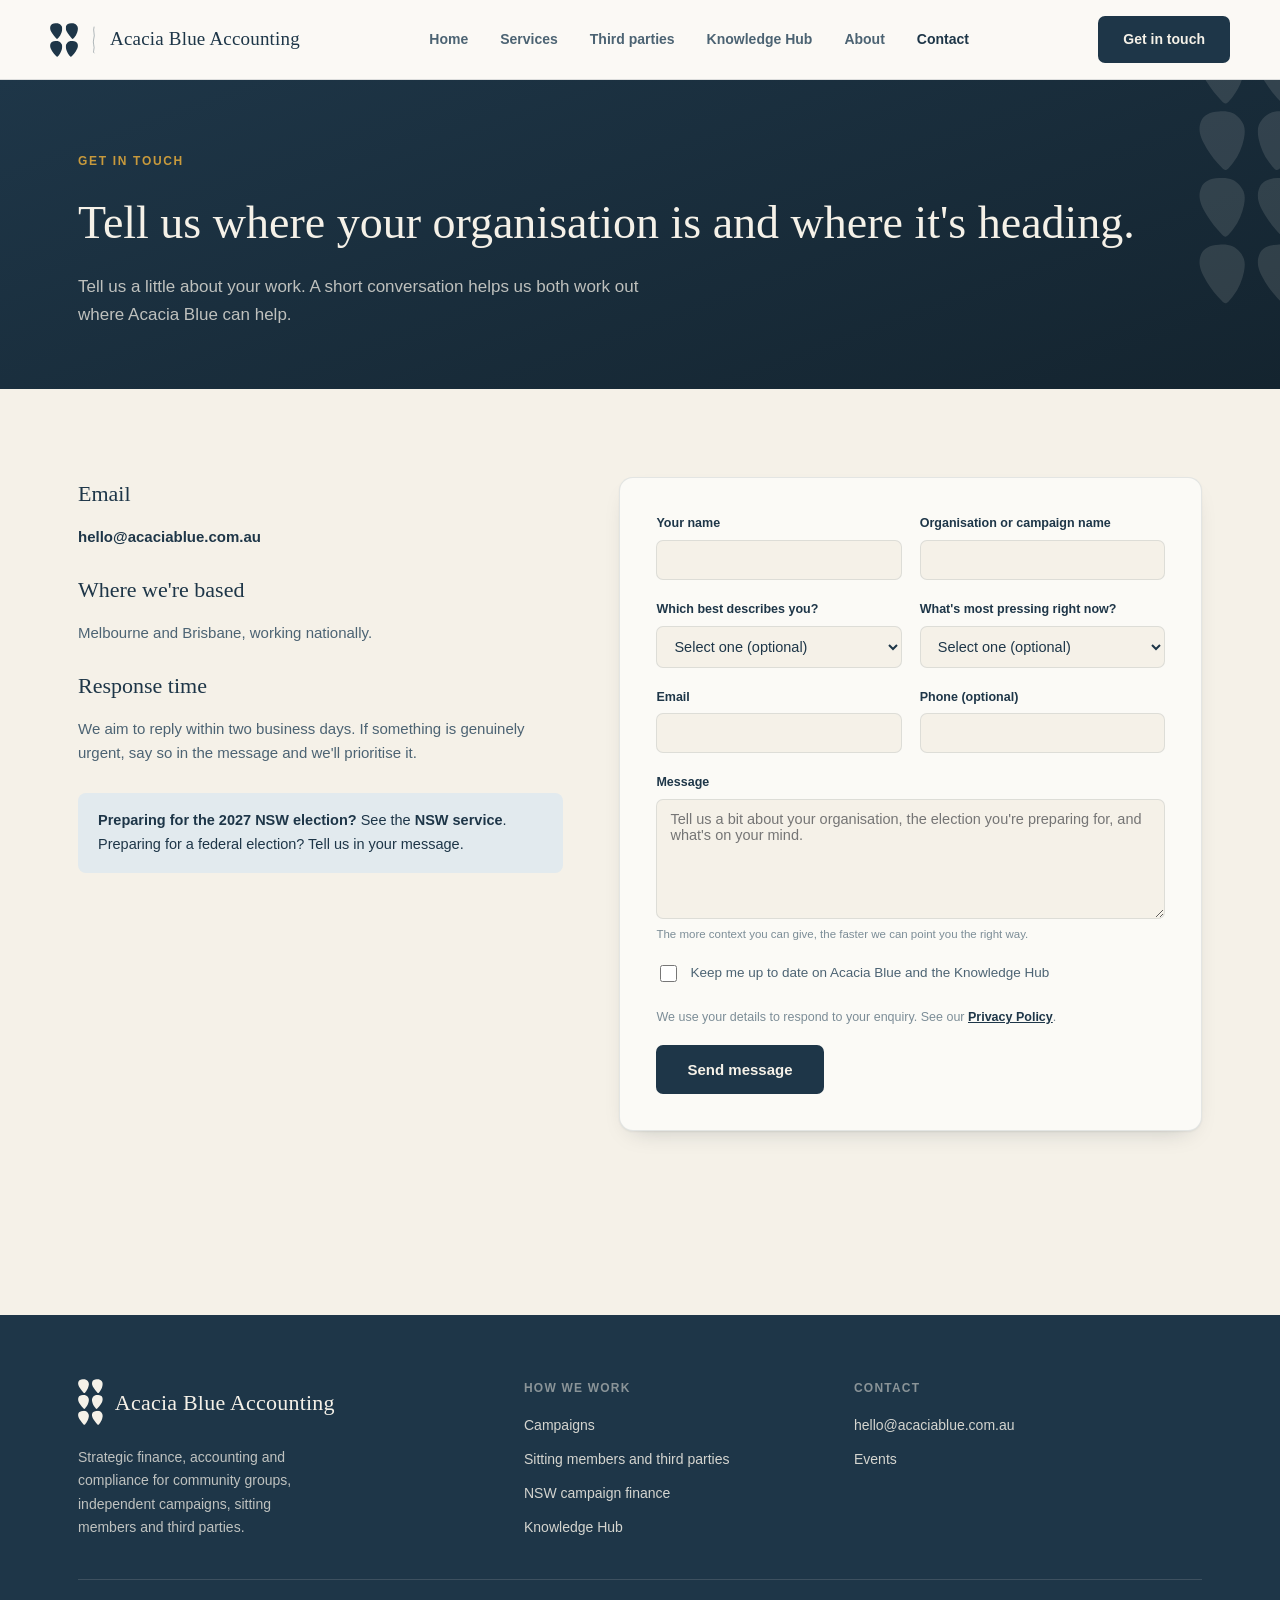
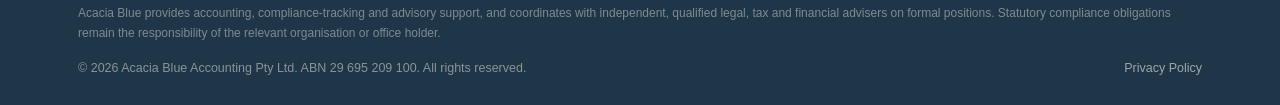
<file: contact.html>
<!DOCTYPE html>
<html lang="en">
<head>
<meta charset="UTF-8">
<meta name="viewport" content="width=device-width, initial-scale=1.0">
<title>Contact &middot; Acacia Blue Accounting</title>
<meta name="description" content="Get in touch with Acacia Blue to talk through your campaign, organisation or office, and where we can help.">
<link rel="icon" type="image/svg+xml" href="assets/img/favicon.svg">
<link rel="icon" type="image/png" href="assets/img/favicon-32.png">
<link rel="apple-touch-icon" href="assets/img/apple-touch-icon.png">
<link rel="stylesheet" href="assets/css/style.css">
</head>
<body>

<svg width="0" height="0" style="position:absolute" aria-hidden="true">
  <defs>
    <symbol id="petal" viewBox="-6 -6 112 142">
      <path d="M42.780,-5.831 c-22.772 1.040 -37.005 8.485 -43.300 22.717 -8.485 19.159 -4.379 38.975 13.959 68.042 10.674 16.915 21.458 30.600 35.034 44.559 10.182 10.510 12.481 9.580 28.903 -12.317 12.590 -16.696 21.568 -36.950 25.509 -57.696 4.106 -21.349 1.642 -33.392 -9.580 -46.803 -12.645 -15.108 -24.962 -19.652 -50.525 -18.502Z"/>
    </symbol>
    <symbol id="petal-b" viewBox="-6 -6 112 142">
      <path d="M42.780,-5.831 c-22.772 1.040 -37.005 8.485 -43.300 22.717 -8.485 19.159 -4.379 38.975 13.959 68.042 10.674 16.915 21.458 30.600 35.034 44.559 10.182 10.510 12.481 9.580 28.903 -12.317 12.590 -16.696 21.568 -36.950 25.509 -57.696 4.106 -21.349 1.642 -33.392 -9.580 -46.803 -12.645 -15.108 -24.962 -19.652 -50.525 -18.502Z"/>
    </symbol>
    <symbol id="petal-c" viewBox="-6 -6 112 142">
      <path d="M42.780,-5.831 c-22.772 1.040 -37.005 8.485 -43.300 22.717 -8.485 19.159 -4.379 38.975 13.959 68.042 10.674 16.915 21.458 30.600 35.034 44.559 10.182 10.510 12.481 9.580 28.903 -12.317 12.590 -16.696 21.568 -36.950 25.509 -57.696 4.106 -21.349 1.642 -33.392 -9.580 -46.803 -12.645 -15.108 -24.962 -19.652 -50.525 -18.502Z"/>
    </symbol>
    <symbol id="petal-c2" viewBox="-6 -6 112 142">
      <path d="M42.780,-5.831 c-22.772 1.040 -37.005 8.485 -43.300 22.717 -8.485 19.159 -4.379 38.975 13.959 68.042 10.674 16.915 21.458 30.600 35.034 44.559 10.182 10.510 12.481 9.580 28.903 -12.317 12.590 -16.696 21.568 -36.950 25.509 -57.696 4.106 -21.349 1.642 -33.392 -9.580 -46.803 -12.645 -15.108 -24.962 -19.652 -50.525 -18.502Z"/>
    </symbol>
    <symbol id="petal-flat" viewBox="-6 -6 112 142">
      <path d="M42.780,-5.831 c-22.772 1.040 -37.005 8.485 -43.300 22.717 -8.485 19.159 -4.379 38.975 13.959 68.042 10.674 16.915 21.458 30.600 35.034 44.559 10.182 10.510 12.481 9.580 28.903 -12.317 12.590 -16.696 21.568 -36.950 25.509 -57.696 4.106 -21.349 1.642 -33.392 -9.580 -46.803 -12.645 -15.108 -24.962 -19.652 -50.525 -18.502Z"/>
    </symbol>
    <symbol id="petal-b-flat" viewBox="-6 -6 112 142">
      <path d="M42.780,-5.831 c-22.772 1.040 -37.005 8.485 -43.300 22.717 -8.485 19.159 -4.379 38.975 13.959 68.042 10.674 16.915 21.458 30.600 35.034 44.559 10.182 10.510 12.481 9.580 28.903 -12.317 12.590 -16.696 21.568 -36.950 25.509 -57.696 4.106 -21.349 1.642 -33.392 -9.580 -46.803 -12.645 -15.108 -24.962 -19.652 -50.525 -18.502Z"/>
    </symbol>
    <symbol id="petal-c-flat" viewBox="-6 -6 112 142">
      <path d="M42.780,-5.831 c-22.772 1.040 -37.005 8.485 -43.300 22.717 -8.485 19.159 -4.379 38.975 13.959 68.042 10.674 16.915 21.458 30.600 35.034 44.559 10.182 10.510 12.481 9.580 28.903 -12.317 12.590 -16.696 21.568 -36.950 25.509 -57.696 4.106 -21.349 1.642 -33.392 -9.580 -46.803 -12.645 -15.108 -24.962 -19.652 -50.525 -18.502Z"/>
    </symbol>
    <symbol id="petal-c2-flat" viewBox="-6 -6 112 142">
      <path d="M42.780,-5.831 c-22.772 1.040 -37.005 8.485 -43.300 22.717 -8.485 19.159 -4.379 38.975 13.959 68.042 10.674 16.915 21.458 30.600 35.034 44.559 10.182 10.510 12.481 9.580 28.903 -12.317 12.590 -16.696 21.568 -36.950 25.509 -57.696 4.106 -21.349 1.642 -33.392 -9.580 -46.803 -12.645 -15.108 -24.962 -19.652 -50.525 -18.502Z"/>
    </symbol>
    <symbol id="divider-organic" viewBox="0 0 14 56">
      <path d="M7,2 C4.5,10 9.5,17 6.5,26 C4,34 9,41 6.5,49 C5.3,52.5 7,54 7,54" fill="none" stroke="currentColor" stroke-width="1.6" stroke-linecap="round"/>
    </symbol>
  </defs>
</svg>

<header class="site-header">
  <div class="container nav-row">
    <a class="brand-lockup" href="index.html">
      <svg class="mark mark-compact" viewBox="0 0 226 274" fill="currentColor" aria-hidden="true">
        <use href="#petal" width="100" height="130" x="0" y="0"/><use href="#petal-b" width="100" height="130" x="126" y="0"/>
        <use href="#petal-c" width="100" height="130" x="0" y="144"/><use href="#petal" width="100" height="130" x="126" y="144" transform="translate(352,0) scale(-1,1)"/>
      </svg>
      <svg class="divider" viewBox="0 0 14 56" preserveAspectRatio="none"><use href="#divider-organic"/></svg>
      <span class="word">Acacia Blue Accounting</span>
    </a>
    <nav class="nav-links" id="nav-links">
      <a href="index.html">Home</a>
      <a href="services.html">Services</a>
      <a href="third-parties.html">Third parties</a>
      <a href="knowledge-hub.html">Knowledge Hub</a>
      <a href="about.html">About</a>
      <a href="contact.html" aria-current="page">Contact</a>
    </nav>
    <div class="nav-actions">
      <a class="btn btn-primary" href="contact.html">Get in touch</a>
      <button class="nav-toggle" aria-label="Toggle menu" aria-expanded="false"><span></span><span></span><span></span></button>
    </div>
  </div>
</header>

<section class="page-hero">
      <svg class="ph-watermark mark" viewBox="0 0 226 562" fill="currentColor" aria-hidden="true">
        <use href="#petal-flat" width="100" height="130" x="0" y="0"/><use href="#petal-b-flat" width="100" height="130" x="126" y="0"/>
        <use href="#petal-c-flat" width="100" height="130" x="0" y="144"/><use href="#petal-flat" width="100" height="130" x="126" y="144" transform="translate(352,0) scale(-1,1)"/>
        <use href="#petal-b-flat" width="100" height="130" x="0" y="288"/><use href="#petal-c2-flat" width="100" height="130" x="126" y="288"/>
        <use href="#petal-flat" width="100" height="130" x="0" y="432"/><use href="#petal-b-flat" width="100" height="130" x="126" y="432"/>
      </svg>
  <div class="container">
    <p class="eyebrow">Get in touch</p>
    <h1 class="serif">Tell us where your organisation is and where it's heading.</h1>
    <p class="dek">Tell us a little about your work. A short conversation helps us both work out where Acacia Blue can help.</p>
  </div>
</section>

<section class="section">
  <div class="container">
    <div class="contact-grid">
      <div class="contact-info">
        <h3 class="serif">Email</h3>
        <p><a href="mailto:hello@acaciablue.com.au">hello@acaciablue.com.au</a></p>

        <h3 class="serif">Where we're based</h3>
        <p>Melbourne and Brisbane, working nationally.</p>

        <h3 class="serif">Response time</h3>
        <p>We aim to reply within two business days. If something is genuinely urgent, say so in the message and we'll prioritise it.</p>

        <div class="notice-panel" style="margin-top:28px;">
          <p><strong>Preparing for the 2027 NSW election?</strong> See the <a href="nsw-campaign-finance.html" style="color:var(--navy); font-weight:700; font-size:inherit;">NSW service</a>. Preparing for a federal election? Tell us in your message.</p>
        </div>
      </div>

      <div class="form-card">
        <form id="contactForm" data-hs-portal-id="443607835" data-hs-form-id="4764f420-8236-4e6d-bbb6-cf53f9435e5c">
          <div class="field-row">
            <div class="field">
              <label for="name">Your name</label>
              <input type="text" id="name" name="name" required>
            </div>
            <div class="field">
              <label for="org">Organisation or campaign name</label>
              <input type="text" id="org" name="org">
            </div>
          </div>
          <div class="field-row">
            <div class="field">
              <label for="segment">Which best describes you?</label>
              <select id="segment" name="segment">
                <option value="" selected>Select one (optional)</option>
                <option value="Not-for-profit / Community Organisation">Community Group</option>
                <option value="Campaign">Independent Challenger Campaign</option>
                <option value="Member of Parliament / Senator">Sitting Member</option>
                <option value="Significant 3rd Party">Significant Third Party</option>
                <option value="Other">Other</option>
              </select>
            </div>
            <div class="field">
              <label for="urgency">What's most pressing right now?</label>
              <select id="urgency" name="urgency">
                <option value="" selected>Select one (optional)</option>
                <option value="An upcoming deadline">An upcoming deadline</option>
                <option value="Getting Started">Getting started</option>
                <option value="General Enquiry">General enquiry</option>
                <option value="Not sure yet">Not sure yet</option>
              </select>
            </div>
          </div>
          <div class="field-row">
            <div class="field">
              <label for="email">Email</label>
              <input type="email" id="email" name="email" autocomplete="email" required>
            </div>
            <div class="field">
              <label for="phone">Phone (optional)</label>
              <input type="tel" id="phone" name="phone" autocomplete="tel">
            </div>
          </div>
          <div class="field">
            <label for="message">Message</label>
            <textarea id="message" name="message" required placeholder="Tell us a bit about your organisation, the election you're preparing for, and what's on your mind."></textarea>
            <span class="helper">The more context you can give, the faster we can point you the right way.</span>
          </div>
          <div class="field-checkbox">
            <input type="checkbox" id="knowledgeHubUpdates" name="knowledgeHubUpdates">
            <label for="knowledgeHubUpdates">Keep me up to date on Acacia Blue and the Knowledge Hub</label>
          </div>
          <p class="form-privacy">We use your details to respond to your enquiry. See our <a href="privacy-policy.html">Privacy Policy</a>.</p>
          <button class="btn btn-primary btn-lg" type="submit">Send message</button>
          <p class="form-status" id="formStatus" role="status" aria-live="polite"></p>
        </form>
      </div>
    </div>
  </div>
</section>

<footer class="site-footer">
  <div class="container">
    <div class="footer-grid">
      <div class="footer-col">
        <a class="brand-lockup footer-mark on-dark" href="index.html">
          <svg class="mark mark-signature" viewBox="0 0 226 418" fill="currentColor" aria-hidden="true">
            <use href="#petal" width="100" height="130" x="0" y="0"/><use href="#petal-b" width="100" height="130" x="126" y="0"/>
            <use href="#petal-c" width="100" height="130" x="0" y="144"/><use href="#petal" width="100" height="130" x="126" y="144" transform="translate(352,0) scale(-1,1)"/>
            <use href="#petal-b" width="100" height="130" x="0" y="288"/><use href="#petal-c2" width="100" height="130" x="126" y="288"/>
          </svg>
          <span class="word">Acacia Blue Accounting</span>
        </a>
        <p>Strategic finance, accounting and compliance for community groups, independent campaigns, sitting members and third parties.</p>
      </div>
      <div class="footer-col">
        <h5>How we work</h5>
        <ul>
          <li><a href="services.html#campaigns">Campaigns</a></li>
          <li><a href="services.html#ongoing">Sitting members and third parties</a></li>
          <li><a href="nsw-campaign-finance.html">NSW campaign finance</a></li>
          <li><a href="knowledge-hub.html">Knowledge Hub</a></li>
        </ul>
      </div>
      <div class="footer-col">
        <h5>Contact</h5>
        <ul>
          <li><a href="mailto:hello@acaciablue.com.au">hello@acaciablue.com.au</a></li>
          <li><a href="events.html">Events</a></li>
        </ul>
      </div>
    </div>
    <div class="footer-bottom">
      <p class="footer-legal">Acacia Blue provides accounting, compliance-tracking and advisory support, and coordinates with independent, qualified legal, tax and financial advisers on formal positions. Statutory compliance obligations remain the responsibility of the relevant organisation or office holder.</p>
      <div class="footer-bottom-row">
        <span>&copy; 2026 Acacia Blue Accounting Pty Ltd. ABN 29 695 209 100. All rights reserved.</span>
        <a href="privacy-policy.html">Privacy Policy</a>
      </div>
    </div>
  </div>
</footer>

<script src="assets/js/main.js"></script>
<script src="assets/js/contact-form.js"></script>
</body>
</html>
</file>
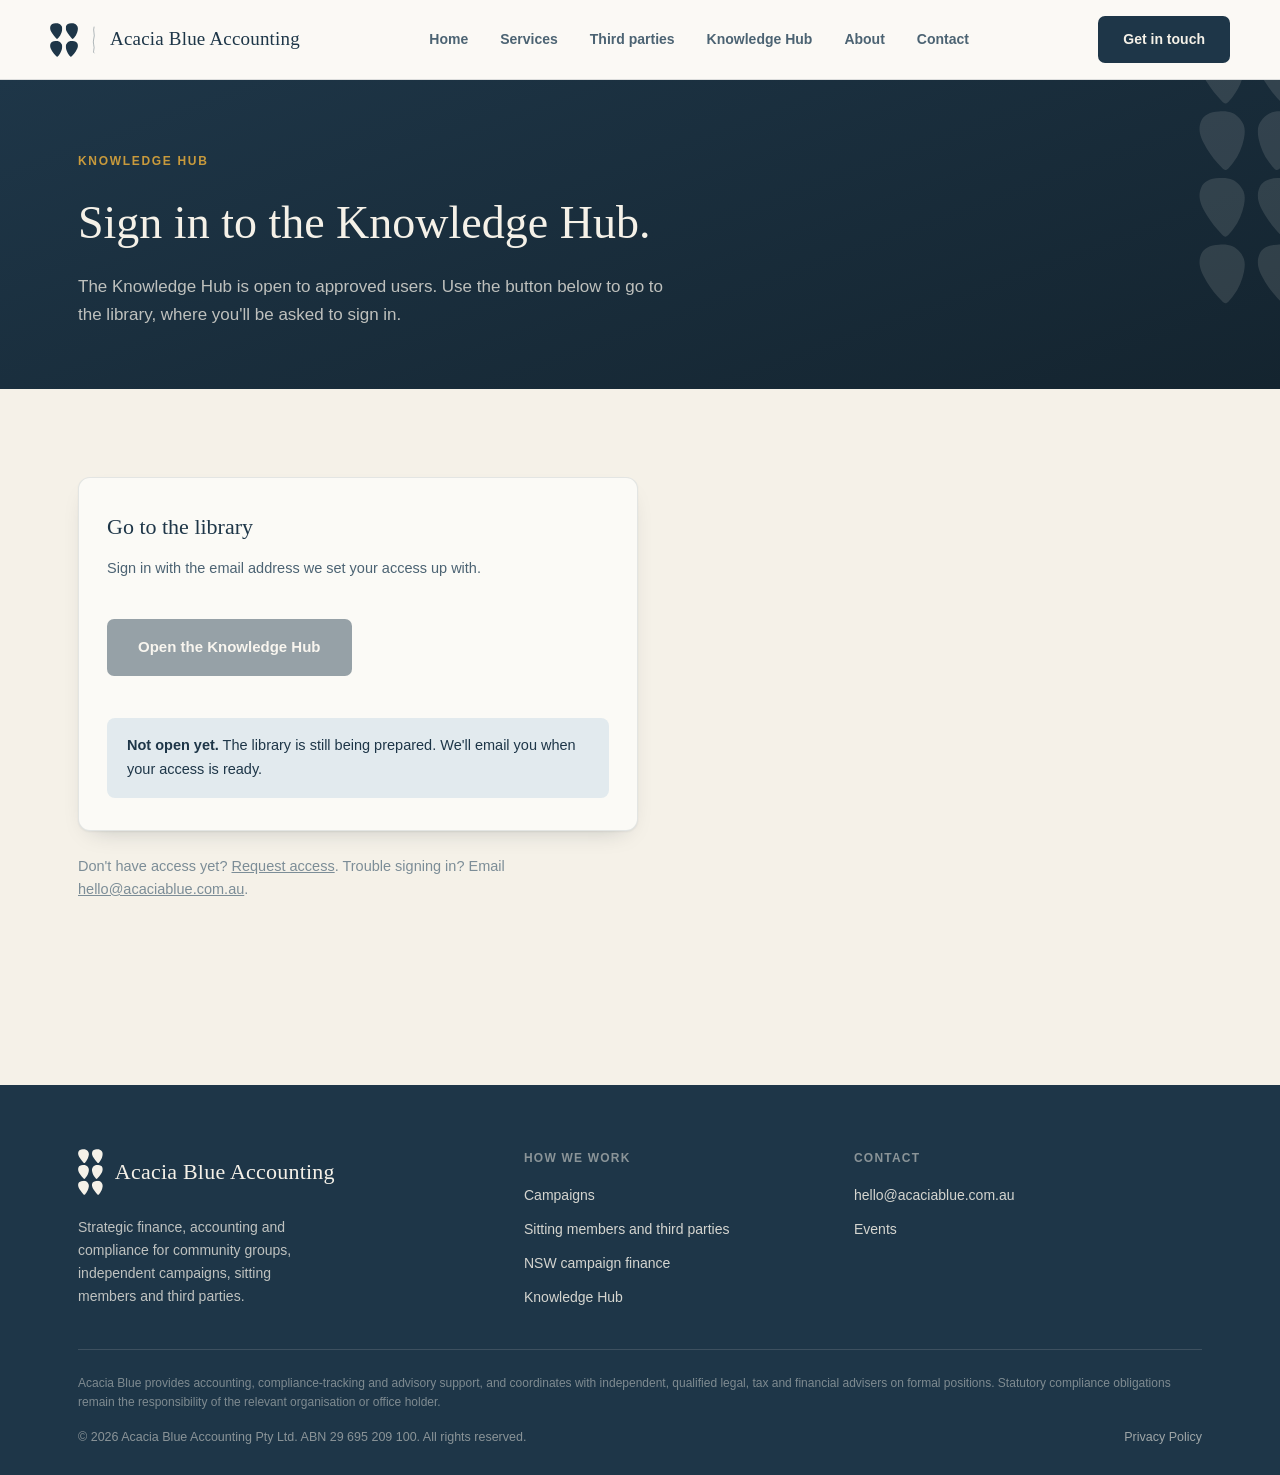
<file: knowledge-hub-login.html>
<!DOCTYPE html>
<html lang="en">
<head>
<meta charset="UTF-8">
<meta name="viewport" content="width=device-width, initial-scale=1.0">
<title>Knowledge Hub sign in &middot; Acacia Blue Accounting</title>
<meta name="description" content="Sign in to the Acacia Blue Knowledge Hub.">
<meta name="robots" content="noindex, nofollow">
<link rel="icon" type="image/svg+xml" href="assets/img/favicon.svg">
<link rel="icon" type="image/png" href="assets/img/favicon-32.png">
<link rel="apple-touch-icon" href="assets/img/apple-touch-icon.png">
<link rel="stylesheet" href="assets/css/style.css">
</head>
<body>

<svg width="0" height="0" style="position:absolute" aria-hidden="true">
  <defs>
    <symbol id="petal" viewBox="-6 -6 112 142">
      <path d="M42.780,-5.831 c-22.772 1.040 -37.005 8.485 -43.300 22.717 -8.485 19.159 -4.379 38.975 13.959 68.042 10.674 16.915 21.458 30.600 35.034 44.559 10.182 10.510 12.481 9.580 28.903 -12.317 12.590 -16.696 21.568 -36.950 25.509 -57.696 4.106 -21.349 1.642 -33.392 -9.580 -46.803 -12.645 -15.108 -24.962 -19.652 -50.525 -18.502Z"/>
    </symbol>
    <symbol id="petal-b" viewBox="-6 -6 112 142">
      <path d="M42.780,-5.831 c-22.772 1.040 -37.005 8.485 -43.300 22.717 -8.485 19.159 -4.379 38.975 13.959 68.042 10.674 16.915 21.458 30.600 35.034 44.559 10.182 10.510 12.481 9.580 28.903 -12.317 12.590 -16.696 21.568 -36.950 25.509 -57.696 4.106 -21.349 1.642 -33.392 -9.580 -46.803 -12.645 -15.108 -24.962 -19.652 -50.525 -18.502Z"/>
    </symbol>
    <symbol id="petal-c" viewBox="-6 -6 112 142">
      <path d="M42.780,-5.831 c-22.772 1.040 -37.005 8.485 -43.300 22.717 -8.485 19.159 -4.379 38.975 13.959 68.042 10.674 16.915 21.458 30.600 35.034 44.559 10.182 10.510 12.481 9.580 28.903 -12.317 12.590 -16.696 21.568 -36.950 25.509 -57.696 4.106 -21.349 1.642 -33.392 -9.580 -46.803 -12.645 -15.108 -24.962 -19.652 -50.525 -18.502Z"/>
    </symbol>
    <symbol id="petal-c2" viewBox="-6 -6 112 142">
      <path d="M42.780,-5.831 c-22.772 1.040 -37.005 8.485 -43.300 22.717 -8.485 19.159 -4.379 38.975 13.959 68.042 10.674 16.915 21.458 30.600 35.034 44.559 10.182 10.510 12.481 9.580 28.903 -12.317 12.590 -16.696 21.568 -36.950 25.509 -57.696 4.106 -21.349 1.642 -33.392 -9.580 -46.803 -12.645 -15.108 -24.962 -19.652 -50.525 -18.502Z"/>
    </symbol>
    <symbol id="petal-flat" viewBox="-6 -6 112 142">
      <path d="M42.780,-5.831 c-22.772 1.040 -37.005 8.485 -43.300 22.717 -8.485 19.159 -4.379 38.975 13.959 68.042 10.674 16.915 21.458 30.600 35.034 44.559 10.182 10.510 12.481 9.580 28.903 -12.317 12.590 -16.696 21.568 -36.950 25.509 -57.696 4.106 -21.349 1.642 -33.392 -9.580 -46.803 -12.645 -15.108 -24.962 -19.652 -50.525 -18.502Z"/>
    </symbol>
    <symbol id="petal-b-flat" viewBox="-6 -6 112 142">
      <path d="M42.780,-5.831 c-22.772 1.040 -37.005 8.485 -43.300 22.717 -8.485 19.159 -4.379 38.975 13.959 68.042 10.674 16.915 21.458 30.600 35.034 44.559 10.182 10.510 12.481 9.580 28.903 -12.317 12.590 -16.696 21.568 -36.950 25.509 -57.696 4.106 -21.349 1.642 -33.392 -9.580 -46.803 -12.645 -15.108 -24.962 -19.652 -50.525 -18.502Z"/>
    </symbol>
    <symbol id="petal-c-flat" viewBox="-6 -6 112 142">
      <path d="M42.780,-5.831 c-22.772 1.040 -37.005 8.485 -43.300 22.717 -8.485 19.159 -4.379 38.975 13.959 68.042 10.674 16.915 21.458 30.600 35.034 44.559 10.182 10.510 12.481 9.580 28.903 -12.317 12.590 -16.696 21.568 -36.950 25.509 -57.696 4.106 -21.349 1.642 -33.392 -9.580 -46.803 -12.645 -15.108 -24.962 -19.652 -50.525 -18.502Z"/>
    </symbol>
    <symbol id="petal-c2-flat" viewBox="-6 -6 112 142">
      <path d="M42.780,-5.831 c-22.772 1.040 -37.005 8.485 -43.300 22.717 -8.485 19.159 -4.379 38.975 13.959 68.042 10.674 16.915 21.458 30.600 35.034 44.559 10.182 10.510 12.481 9.580 28.903 -12.317 12.590 -16.696 21.568 -36.950 25.509 -57.696 4.106 -21.349 1.642 -33.392 -9.580 -46.803 -12.645 -15.108 -24.962 -19.652 -50.525 -18.502Z"/>
    </symbol>
    <symbol id="divider-organic" viewBox="0 0 14 56">
      <path d="M7,2 C4.5,10 9.5,17 6.5,26 C4,34 9,41 6.5,49 C5.3,52.5 7,54 7,54" fill="none" stroke="currentColor" stroke-width="1.6" stroke-linecap="round"/>
    </symbol>
  </defs>
</svg>

<header class="site-header">
  <div class="container nav-row">
    <a class="brand-lockup" href="index.html">
      <svg class="mark mark-compact" viewBox="0 0 226 274" fill="currentColor" aria-hidden="true">
        <use href="#petal" width="100" height="130" x="0" y="0"/><use href="#petal-b" width="100" height="130" x="126" y="0"/>
        <use href="#petal-c" width="100" height="130" x="0" y="144"/><use href="#petal" width="100" height="130" x="126" y="144" transform="translate(352,0) scale(-1,1)"/>
      </svg>
      <svg class="divider" viewBox="0 0 14 56" preserveAspectRatio="none"><use href="#divider-organic"/></svg>
      <span class="word">Acacia Blue Accounting</span>
    </a>
    <nav class="nav-links" id="nav-links">
      <a href="index.html">Home</a>
      <a href="services.html">Services</a>
      <a href="third-parties.html">Third parties</a>
      <a href="knowledge-hub.html">Knowledge Hub</a>
      <a href="about.html">About</a>
      <a href="contact.html">Contact</a>
    </nav>
    <div class="nav-actions">
      <a class="btn btn-primary" href="contact.html">Get in touch</a>
      <button class="nav-toggle" aria-label="Toggle menu" aria-expanded="false"><span></span><span></span><span></span></button>
    </div>
  </div>
</header>

<section class="page-hero">
      <svg class="ph-watermark mark" viewBox="0 0 226 562" fill="currentColor" aria-hidden="true">
        <use href="#petal-flat" width="100" height="130" x="0" y="0"/><use href="#petal-b-flat" width="100" height="130" x="126" y="0"/>
        <use href="#petal-c-flat" width="100" height="130" x="0" y="144"/><use href="#petal-flat" width="100" height="130" x="126" y="144" transform="translate(352,0) scale(-1,1)"/>
        <use href="#petal-b-flat" width="100" height="130" x="0" y="288"/><use href="#petal-c2-flat" width="100" height="130" x="126" y="288"/>
        <use href="#petal-flat" width="100" height="130" x="0" y="432"/><use href="#petal-b-flat" width="100" height="130" x="126" y="432"/>
      </svg>
  <div class="container">
    <p class="eyebrow">Knowledge Hub</p>
    <h1 class="serif">Sign in to the Knowledge Hub.</h1>
    <p class="dek">The Knowledge Hub is open to approved users. Use the button below to go to the library, where you'll be asked to sign in.</p>
  </div>
</section>

<section class="section">
  <div class="container">
    <div class="pillar-card" style="max-width:560px;">
      <h3 class="serif">Go to the library</h3>
      <p>Sign in with the email address we set your access up with.</p>
      <!-- When the GitBook site is published, set href to its URL and remove aria-disabled and the notice below. -->
      <p style="margin:24px 0 0;"><a class="btn btn-primary btn-lg" id="hubLink" href="#" aria-disabled="true" tabindex="-1">Open the Knowledge Hub</a></p>
      <div class="notice-panel" id="hubNotice" style="margin-top:28px;">
        <p><strong>Not open yet.</strong> The library is still being prepared. We'll email you when your access is ready.</p>
      </div>
    </div>
    <p class="fit-note" style="text-align:left;">Don't have access yet? <a href="contact.html?topic=knowledge-hub">Request access</a>. Trouble signing in? Email <a href="mailto:hello@acaciablue.com.au">hello@acaciablue.com.au</a>.</p>
  </div>
</section>

<footer class="site-footer">
  <div class="container">
    <div class="footer-grid">
      <div class="footer-col">
        <a class="brand-lockup footer-mark on-dark" href="index.html">
          <svg class="mark mark-signature" viewBox="0 0 226 418" fill="currentColor" aria-hidden="true">
            <use href="#petal" width="100" height="130" x="0" y="0"/><use href="#petal-b" width="100" height="130" x="126" y="0"/>
            <use href="#petal-c" width="100" height="130" x="0" y="144"/><use href="#petal" width="100" height="130" x="126" y="144" transform="translate(352,0) scale(-1,1)"/>
            <use href="#petal-b" width="100" height="130" x="0" y="288"/><use href="#petal-c2" width="100" height="130" x="126" y="288"/>
          </svg>
          <span class="word">Acacia Blue Accounting</span>
        </a>
        <p>Strategic finance, accounting and compliance for community groups, independent campaigns, sitting members and third parties.</p>
      </div>
      <div class="footer-col">
        <h5>How we work</h5>
        <ul>
          <li><a href="services.html#campaigns">Campaigns</a></li>
          <li><a href="services.html#ongoing">Sitting members and third parties</a></li>
          <li><a href="nsw-campaign-finance.html">NSW campaign finance</a></li>
          <li><a href="knowledge-hub.html">Knowledge Hub</a></li>
        </ul>
      </div>
      <div class="footer-col">
        <h5>Contact</h5>
        <ul>
          <li><a href="mailto:hello@acaciablue.com.au">hello@acaciablue.com.au</a></li>
          <li><a href="events.html">Events</a></li>
        </ul>
      </div>
    </div>
    <div class="footer-bottom">
      <p class="footer-legal">Acacia Blue provides accounting, compliance-tracking and advisory support, and coordinates with independent, qualified legal, tax and financial advisers on formal positions. Statutory compliance obligations remain the responsibility of the relevant organisation or office holder.</p>
      <div class="footer-bottom-row">
        <span>&copy; 2026 Acacia Blue Accounting Pty Ltd. ABN 29 695 209 100. All rights reserved.</span>
        <a href="privacy-policy.html">Privacy Policy</a>
      </div>
    </div>
  </div>
</footer>

<script src="assets/js/main.js"></script>
</body>
</html>
</file>
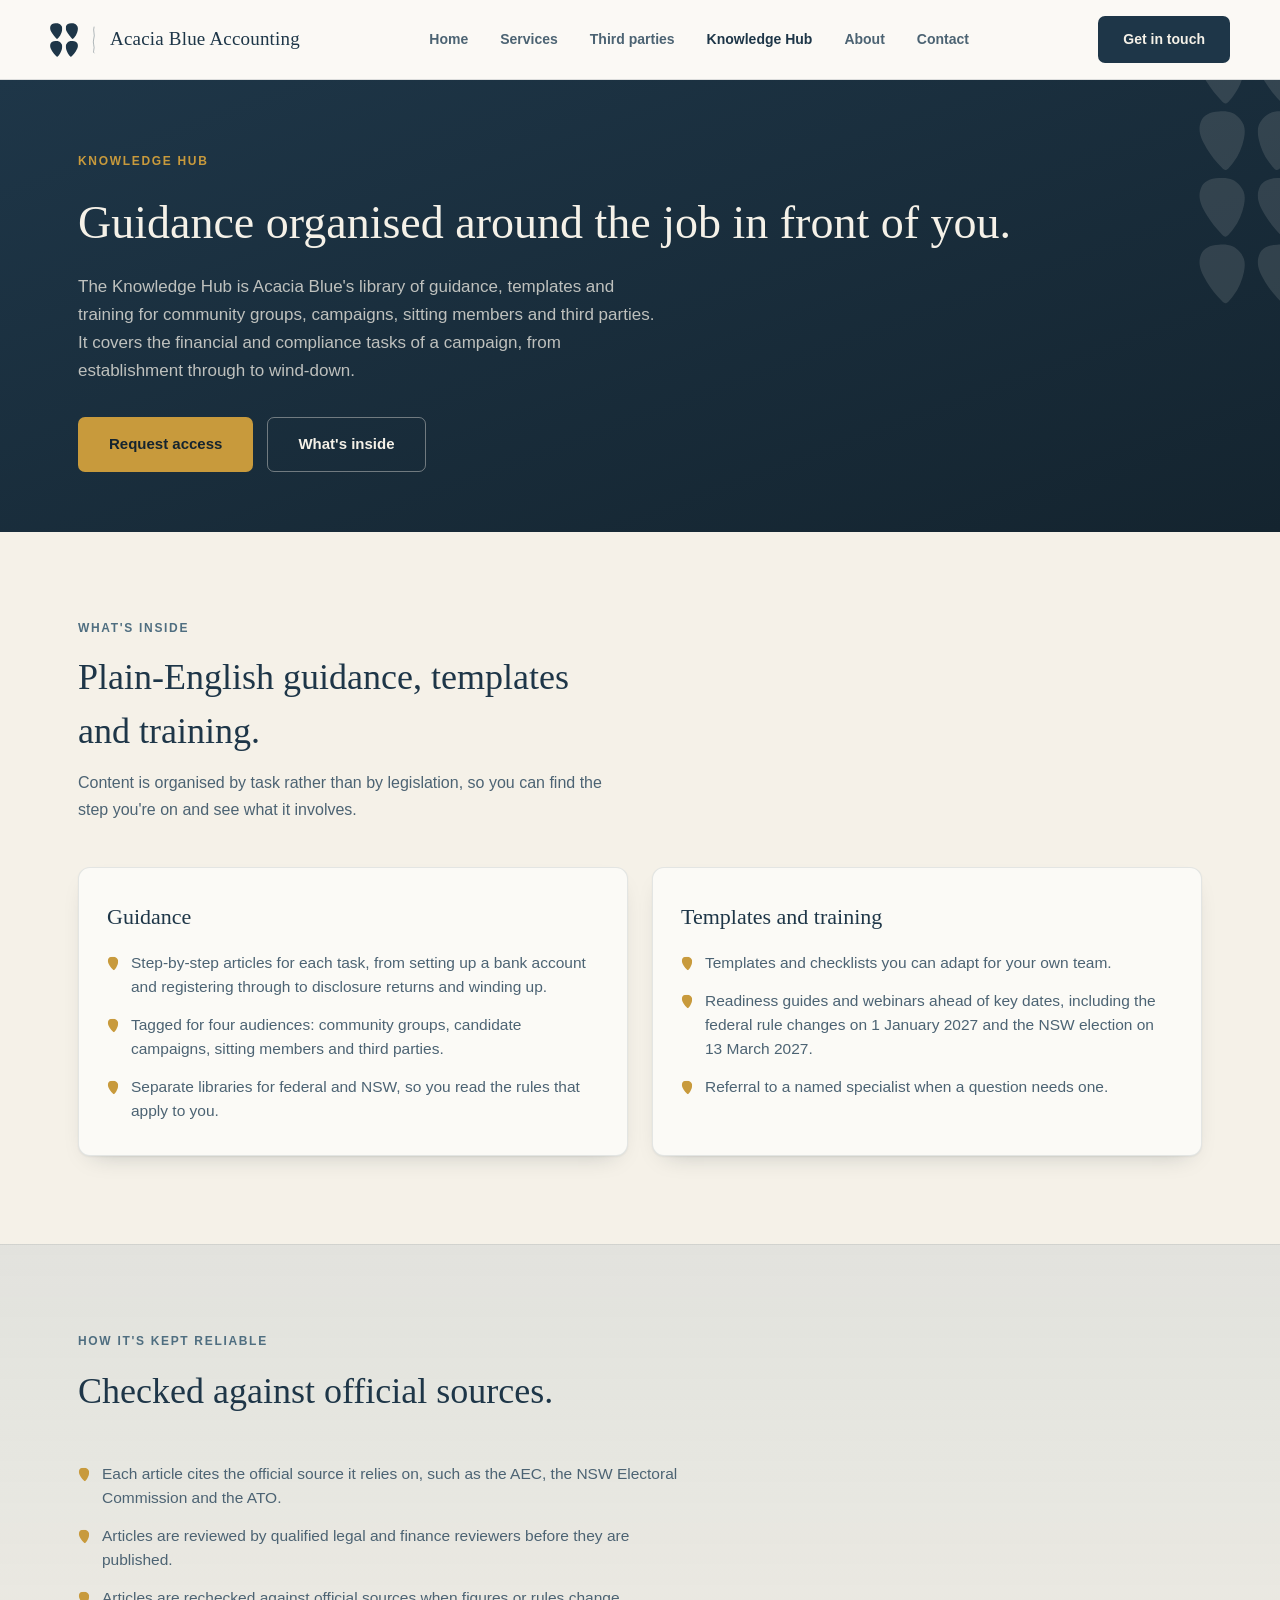
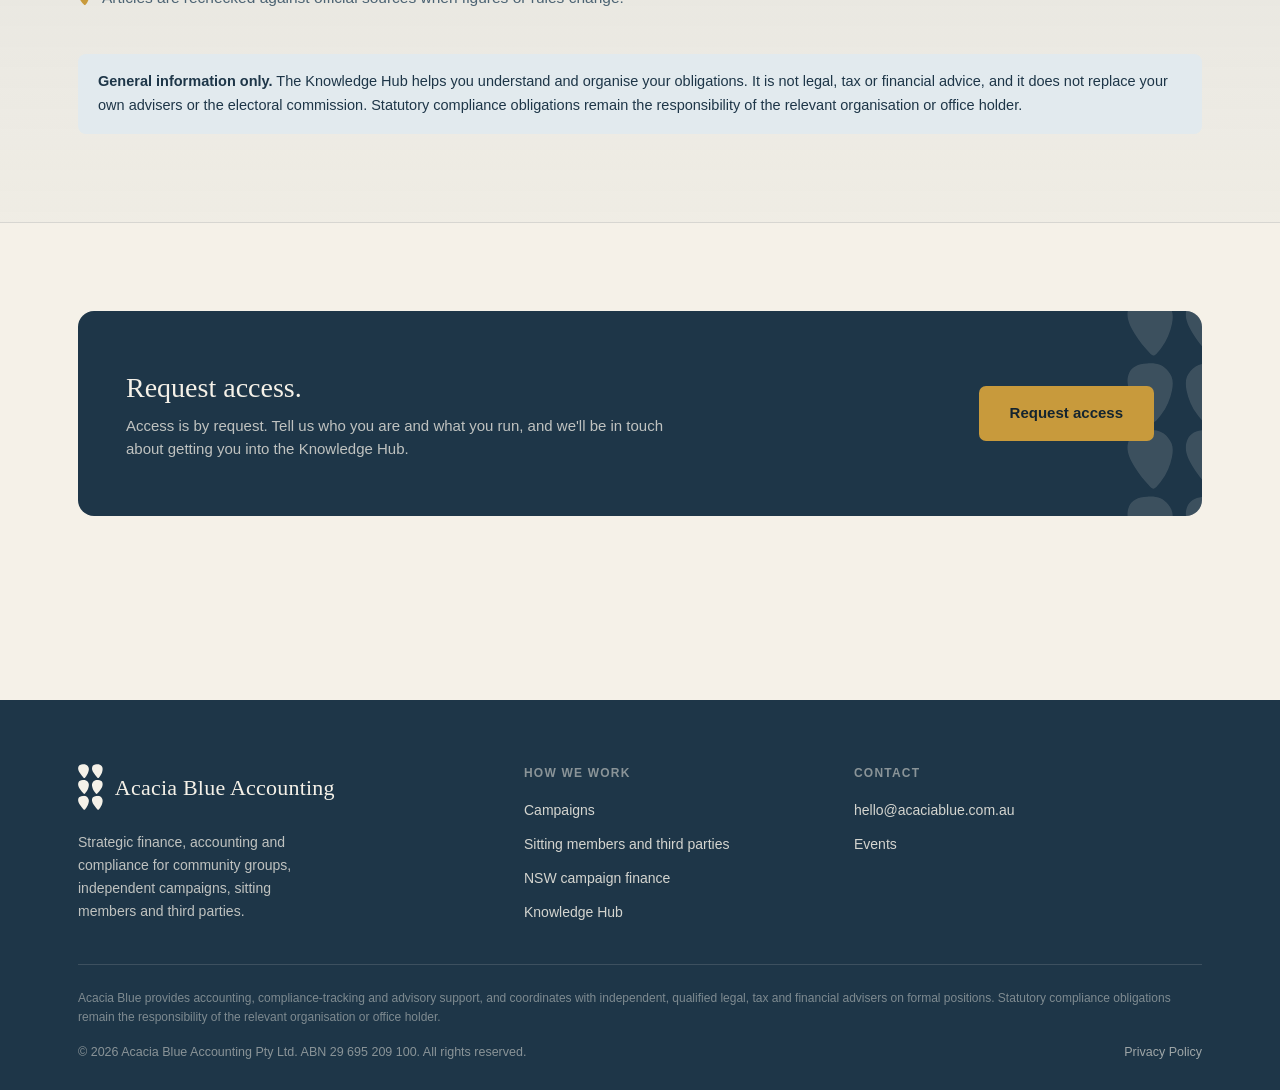
<file: knowledge-hub.html>
<!DOCTYPE html>
<html lang="en">
<head>
<meta charset="UTF-8">
<meta name="viewport" content="width=device-width, initial-scale=1.0">
<title>Knowledge Hub &middot; Acacia Blue Accounting</title>
<meta name="description" content="The Acacia Blue Knowledge Hub: guidance, templates and training for community groups, campaigns, sitting members and third parties, organised by the task in front of you. Access by request.">
<link rel="icon" type="image/svg+xml" href="assets/img/favicon.svg">
<link rel="icon" type="image/png" href="assets/img/favicon-32.png">
<link rel="apple-touch-icon" href="assets/img/apple-touch-icon.png">
<link rel="stylesheet" href="assets/css/style.css">
</head>
<body>

<svg width="0" height="0" style="position:absolute" aria-hidden="true">
  <defs>
    <symbol id="petal" viewBox="-6 -6 112 142">
      <path d="M42.780,-5.831 c-22.772 1.040 -37.005 8.485 -43.300 22.717 -8.485 19.159 -4.379 38.975 13.959 68.042 10.674 16.915 21.458 30.600 35.034 44.559 10.182 10.510 12.481 9.580 28.903 -12.317 12.590 -16.696 21.568 -36.950 25.509 -57.696 4.106 -21.349 1.642 -33.392 -9.580 -46.803 -12.645 -15.108 -24.962 -19.652 -50.525 -18.502Z"/>
    </symbol>
    <symbol id="petal-b" viewBox="-6 -6 112 142">
      <path d="M42.780,-5.831 c-22.772 1.040 -37.005 8.485 -43.300 22.717 -8.485 19.159 -4.379 38.975 13.959 68.042 10.674 16.915 21.458 30.600 35.034 44.559 10.182 10.510 12.481 9.580 28.903 -12.317 12.590 -16.696 21.568 -36.950 25.509 -57.696 4.106 -21.349 1.642 -33.392 -9.580 -46.803 -12.645 -15.108 -24.962 -19.652 -50.525 -18.502Z"/>
    </symbol>
    <symbol id="petal-c" viewBox="-6 -6 112 142">
      <path d="M42.780,-5.831 c-22.772 1.040 -37.005 8.485 -43.300 22.717 -8.485 19.159 -4.379 38.975 13.959 68.042 10.674 16.915 21.458 30.600 35.034 44.559 10.182 10.510 12.481 9.580 28.903 -12.317 12.590 -16.696 21.568 -36.950 25.509 -57.696 4.106 -21.349 1.642 -33.392 -9.580 -46.803 -12.645 -15.108 -24.962 -19.652 -50.525 -18.502Z"/>
    </symbol>
    <symbol id="petal-c2" viewBox="-6 -6 112 142">
      <path d="M42.780,-5.831 c-22.772 1.040 -37.005 8.485 -43.300 22.717 -8.485 19.159 -4.379 38.975 13.959 68.042 10.674 16.915 21.458 30.600 35.034 44.559 10.182 10.510 12.481 9.580 28.903 -12.317 12.590 -16.696 21.568 -36.950 25.509 -57.696 4.106 -21.349 1.642 -33.392 -9.580 -46.803 -12.645 -15.108 -24.962 -19.652 -50.525 -18.502Z"/>
    </symbol>
    <symbol id="petal-flat" viewBox="-6 -6 112 142">
      <path d="M42.780,-5.831 c-22.772 1.040 -37.005 8.485 -43.300 22.717 -8.485 19.159 -4.379 38.975 13.959 68.042 10.674 16.915 21.458 30.600 35.034 44.559 10.182 10.510 12.481 9.580 28.903 -12.317 12.590 -16.696 21.568 -36.950 25.509 -57.696 4.106 -21.349 1.642 -33.392 -9.580 -46.803 -12.645 -15.108 -24.962 -19.652 -50.525 -18.502Z"/>
    </symbol>
    <symbol id="petal-b-flat" viewBox="-6 -6 112 142">
      <path d="M42.780,-5.831 c-22.772 1.040 -37.005 8.485 -43.300 22.717 -8.485 19.159 -4.379 38.975 13.959 68.042 10.674 16.915 21.458 30.600 35.034 44.559 10.182 10.510 12.481 9.580 28.903 -12.317 12.590 -16.696 21.568 -36.950 25.509 -57.696 4.106 -21.349 1.642 -33.392 -9.580 -46.803 -12.645 -15.108 -24.962 -19.652 -50.525 -18.502Z"/>
    </symbol>
    <symbol id="petal-c-flat" viewBox="-6 -6 112 142">
      <path d="M42.780,-5.831 c-22.772 1.040 -37.005 8.485 -43.300 22.717 -8.485 19.159 -4.379 38.975 13.959 68.042 10.674 16.915 21.458 30.600 35.034 44.559 10.182 10.510 12.481 9.580 28.903 -12.317 12.590 -16.696 21.568 -36.950 25.509 -57.696 4.106 -21.349 1.642 -33.392 -9.580 -46.803 -12.645 -15.108 -24.962 -19.652 -50.525 -18.502Z"/>
    </symbol>
    <symbol id="petal-c2-flat" viewBox="-6 -6 112 142">
      <path d="M42.780,-5.831 c-22.772 1.040 -37.005 8.485 -43.300 22.717 -8.485 19.159 -4.379 38.975 13.959 68.042 10.674 16.915 21.458 30.600 35.034 44.559 10.182 10.510 12.481 9.580 28.903 -12.317 12.590 -16.696 21.568 -36.950 25.509 -57.696 4.106 -21.349 1.642 -33.392 -9.580 -46.803 -12.645 -15.108 -24.962 -19.652 -50.525 -18.502Z"/>
    </symbol>
    <symbol id="divider-organic" viewBox="0 0 14 56">
      <path d="M7,2 C4.5,10 9.5,17 6.5,26 C4,34 9,41 6.5,49 C5.3,52.5 7,54 7,54" fill="none" stroke="currentColor" stroke-width="1.6" stroke-linecap="round"/>
    </symbol>
  </defs>
</svg>

<header class="site-header">
  <div class="container nav-row">
    <a class="brand-lockup" href="index.html">
      <svg class="mark mark-compact" viewBox="0 0 226 274" fill="currentColor" aria-hidden="true">
        <use href="#petal" width="100" height="130" x="0" y="0"/><use href="#petal-b" width="100" height="130" x="126" y="0"/>
        <use href="#petal-c" width="100" height="130" x="0" y="144"/><use href="#petal" width="100" height="130" x="126" y="144" transform="translate(352,0) scale(-1,1)"/>
      </svg>
      <svg class="divider" viewBox="0 0 14 56" preserveAspectRatio="none"><use href="#divider-organic"/></svg>
      <span class="word">Acacia Blue Accounting</span>
    </a>
    <nav class="nav-links" id="nav-links">
      <a href="index.html">Home</a>
      <a href="services.html">Services</a>
      <a href="third-parties.html">Third parties</a>
      <a href="knowledge-hub.html" aria-current="page">Knowledge Hub</a>
      <a href="about.html">About</a>
      <a href="contact.html">Contact</a>
    </nav>
    <div class="nav-actions">
      <a class="btn btn-primary" href="contact.html">Get in touch</a>
      <button class="nav-toggle" aria-label="Toggle menu" aria-expanded="false"><span></span><span></span><span></span></button>
    </div>
  </div>
</header>

<section class="page-hero">
      <svg class="ph-watermark mark" viewBox="0 0 226 562" fill="currentColor" aria-hidden="true">
        <use href="#petal-flat" width="100" height="130" x="0" y="0"/><use href="#petal-b-flat" width="100" height="130" x="126" y="0"/>
        <use href="#petal-c-flat" width="100" height="130" x="0" y="144"/><use href="#petal-flat" width="100" height="130" x="126" y="144" transform="translate(352,0) scale(-1,1)"/>
        <use href="#petal-b-flat" width="100" height="130" x="0" y="288"/><use href="#petal-c2-flat" width="100" height="130" x="126" y="288"/>
        <use href="#petal-flat" width="100" height="130" x="0" y="432"/><use href="#petal-b-flat" width="100" height="130" x="126" y="432"/>
      </svg>
  <div class="container">
    <p class="eyebrow">Knowledge Hub</p>
    <h1 class="serif">Guidance organised around the job in front of you.</h1>
    <p class="dek">The Knowledge Hub is Acacia Blue's library of guidance, templates and training for community groups, campaigns, sitting members and third parties. It covers the financial and compliance tasks of a campaign, from establishment through to wind-down.</p>
    <div class="hero-actions">
      <a class="btn btn-on-dark btn-lg" href="contact.html?topic=knowledge-hub">Request access</a>
      <a class="btn btn-ghost-on-dark btn-lg" href="#inside">What's inside</a>
    </div>
  </div>
</section>

<section class="section" id="inside">
  <div class="container">
    <div class="sec-head">
      <p class="eyebrow">What's inside</p>
      <h2 class="serif">Plain-English guidance, templates and training.</h2>
      <p>Content is organised by task rather than by legislation, so you can find the step you're on and see what it involves.</p>
    </div>
    <div class="fit-grid">
      <div class="pillar-card">
        <h3 class="serif">Guidance</h3>
        <ul class="leaf-list">
          <li><svg viewBox="-6 -6 112 142" fill="currentColor" aria-hidden="true"><use href="#petal" width="100" height="130"/></svg><span>Step-by-step articles for each task, from setting up a bank account and registering through to disclosure returns and winding up.</span></li>
          <li><svg viewBox="-6 -6 112 142" fill="currentColor" aria-hidden="true"><use href="#petal" width="100" height="130"/></svg><span>Tagged for four audiences: community groups, candidate campaigns, sitting members and third parties.</span></li>
          <li><svg viewBox="-6 -6 112 142" fill="currentColor" aria-hidden="true"><use href="#petal" width="100" height="130"/></svg><span>Separate libraries for federal and NSW, so you read the rules that apply to you.</span></li>
        </ul>
      </div>
      <div class="pillar-card">
        <h3 class="serif">Templates and training</h3>
        <ul class="leaf-list">
          <li><svg viewBox="-6 -6 112 142" fill="currentColor" aria-hidden="true"><use href="#petal" width="100" height="130"/></svg><span>Templates and checklists you can adapt for your own team.</span></li>
          <li><svg viewBox="-6 -6 112 142" fill="currentColor" aria-hidden="true"><use href="#petal" width="100" height="130"/></svg><span>Readiness guides and webinars ahead of key dates, including the federal rule changes on 1 January 2027 and the NSW election on 13 March 2027.</span></li>
          <li><svg viewBox="-6 -6 112 142" fill="currentColor" aria-hidden="true"><use href="#petal" width="100" height="130"/></svg><span>Referral to a named specialist when a question needs one.</span></li>
        </ul>
      </div>
    </div>
  </div>
</section>

<section class="section section-border-top section-slate">
  <div class="container">
    <div class="sec-head">
      <p class="eyebrow">How it's kept reliable</p>
      <h2 class="serif">Checked against official sources.</h2>
    </div>
    <ul class="leaf-list" style="max-width:70ch;">
          <li><svg viewBox="-6 -6 112 142" fill="currentColor" aria-hidden="true"><use href="#petal" width="100" height="130"/></svg><span>Each article cites the official source it relies on, such as the AEC, the NSW Electoral Commission and the ATO.</span></li>
          <li><svg viewBox="-6 -6 112 142" fill="currentColor" aria-hidden="true"><use href="#petal" width="100" height="130"/></svg><span>Articles are reviewed by qualified legal and finance reviewers before they are published.</span></li>
          <li><svg viewBox="-6 -6 112 142" fill="currentColor" aria-hidden="true"><use href="#petal" width="100" height="130"/></svg><span>Articles are rechecked against official sources when figures or rules change.</span></li>
        </ul>
    <div class="notice-panel" style="margin-top:44px;">
      <p><strong>General information only.</strong> The Knowledge Hub helps you understand and organise your obligations. It is not legal, tax or financial advice, and it does not replace your own advisers or the electoral commission. Statutory compliance obligations remain the responsibility of the relevant organisation or office holder.</p>
    </div>
  </div>
</section>

<section class="section section-border-top" id="access">
  <div class="container">
    <div class="cta-band">
      <svg class="cb-watermark mark" viewBox="0 0 226 562" fill="currentColor" aria-hidden="true">
        <use href="#petal-flat" width="100" height="130" x="0" y="0"/><use href="#petal-b-flat" width="100" height="130" x="126" y="0"/>
        <use href="#petal-c-flat" width="100" height="130" x="0" y="144"/><use href="#petal-flat" width="100" height="130" x="126" y="144" transform="translate(352,0) scale(-1,1)"/>
        <use href="#petal-b-flat" width="100" height="130" x="0" y="288"/><use href="#petal-c2-flat" width="100" height="130" x="126" y="288"/>
        <use href="#petal-flat" width="100" height="130" x="0" y="432"/><use href="#petal-b-flat" width="100" height="130" x="126" y="432"/>
      </svg>
      <div class="cb-content">
        <div>
          <h3 class="serif">Request access.</h3>
          <p>Access is by request. Tell us who you are and what you run, and we'll be in touch about getting you into the Knowledge Hub.</p>
        </div>
        <a class="btn btn-on-dark btn-lg" href="contact.html?topic=knowledge-hub">Request access</a>
      </div>
    </div>
  </div>
</section>

<footer class="site-footer">
  <div class="container">
    <div class="footer-grid">
      <div class="footer-col">
        <a class="brand-lockup footer-mark on-dark" href="index.html">
          <svg class="mark mark-signature" viewBox="0 0 226 418" fill="currentColor" aria-hidden="true">
            <use href="#petal" width="100" height="130" x="0" y="0"/><use href="#petal-b" width="100" height="130" x="126" y="0"/>
            <use href="#petal-c" width="100" height="130" x="0" y="144"/><use href="#petal" width="100" height="130" x="126" y="144" transform="translate(352,0) scale(-1,1)"/>
            <use href="#petal-b" width="100" height="130" x="0" y="288"/><use href="#petal-c2" width="100" height="130" x="126" y="288"/>
          </svg>
          <span class="word">Acacia Blue Accounting</span>
        </a>
        <p>Strategic finance, accounting and compliance for community groups, independent campaigns, sitting members and third parties.</p>
      </div>
      <div class="footer-col">
        <h5>How we work</h5>
        <ul>
          <li><a href="services.html#campaigns">Campaigns</a></li>
          <li><a href="services.html#ongoing">Sitting members and third parties</a></li>
          <li><a href="nsw-campaign-finance.html">NSW campaign finance</a></li>
          <li><a href="knowledge-hub.html">Knowledge Hub</a></li>
        </ul>
      </div>
      <div class="footer-col">
        <h5>Contact</h5>
        <ul>
          <li><a href="mailto:hello@acaciablue.com.au">hello@acaciablue.com.au</a></li>
          <li><a href="events.html">Events</a></li>
        </ul>
      </div>
    </div>
    <div class="footer-bottom">
      <p class="footer-legal">Acacia Blue provides accounting, compliance-tracking and advisory support, and coordinates with independent, qualified legal, tax and financial advisers on formal positions. Statutory compliance obligations remain the responsibility of the relevant organisation or office holder.</p>
      <div class="footer-bottom-row">
        <span>&copy; 2026 Acacia Blue Accounting Pty Ltd. ABN 29 695 209 100. All rights reserved.</span>
        <a href="privacy-policy.html">Privacy Policy</a>
      </div>
    </div>
  </div>
</footer>

<script src="assets/js/main.js"></script>
</body>
</html>
</file>
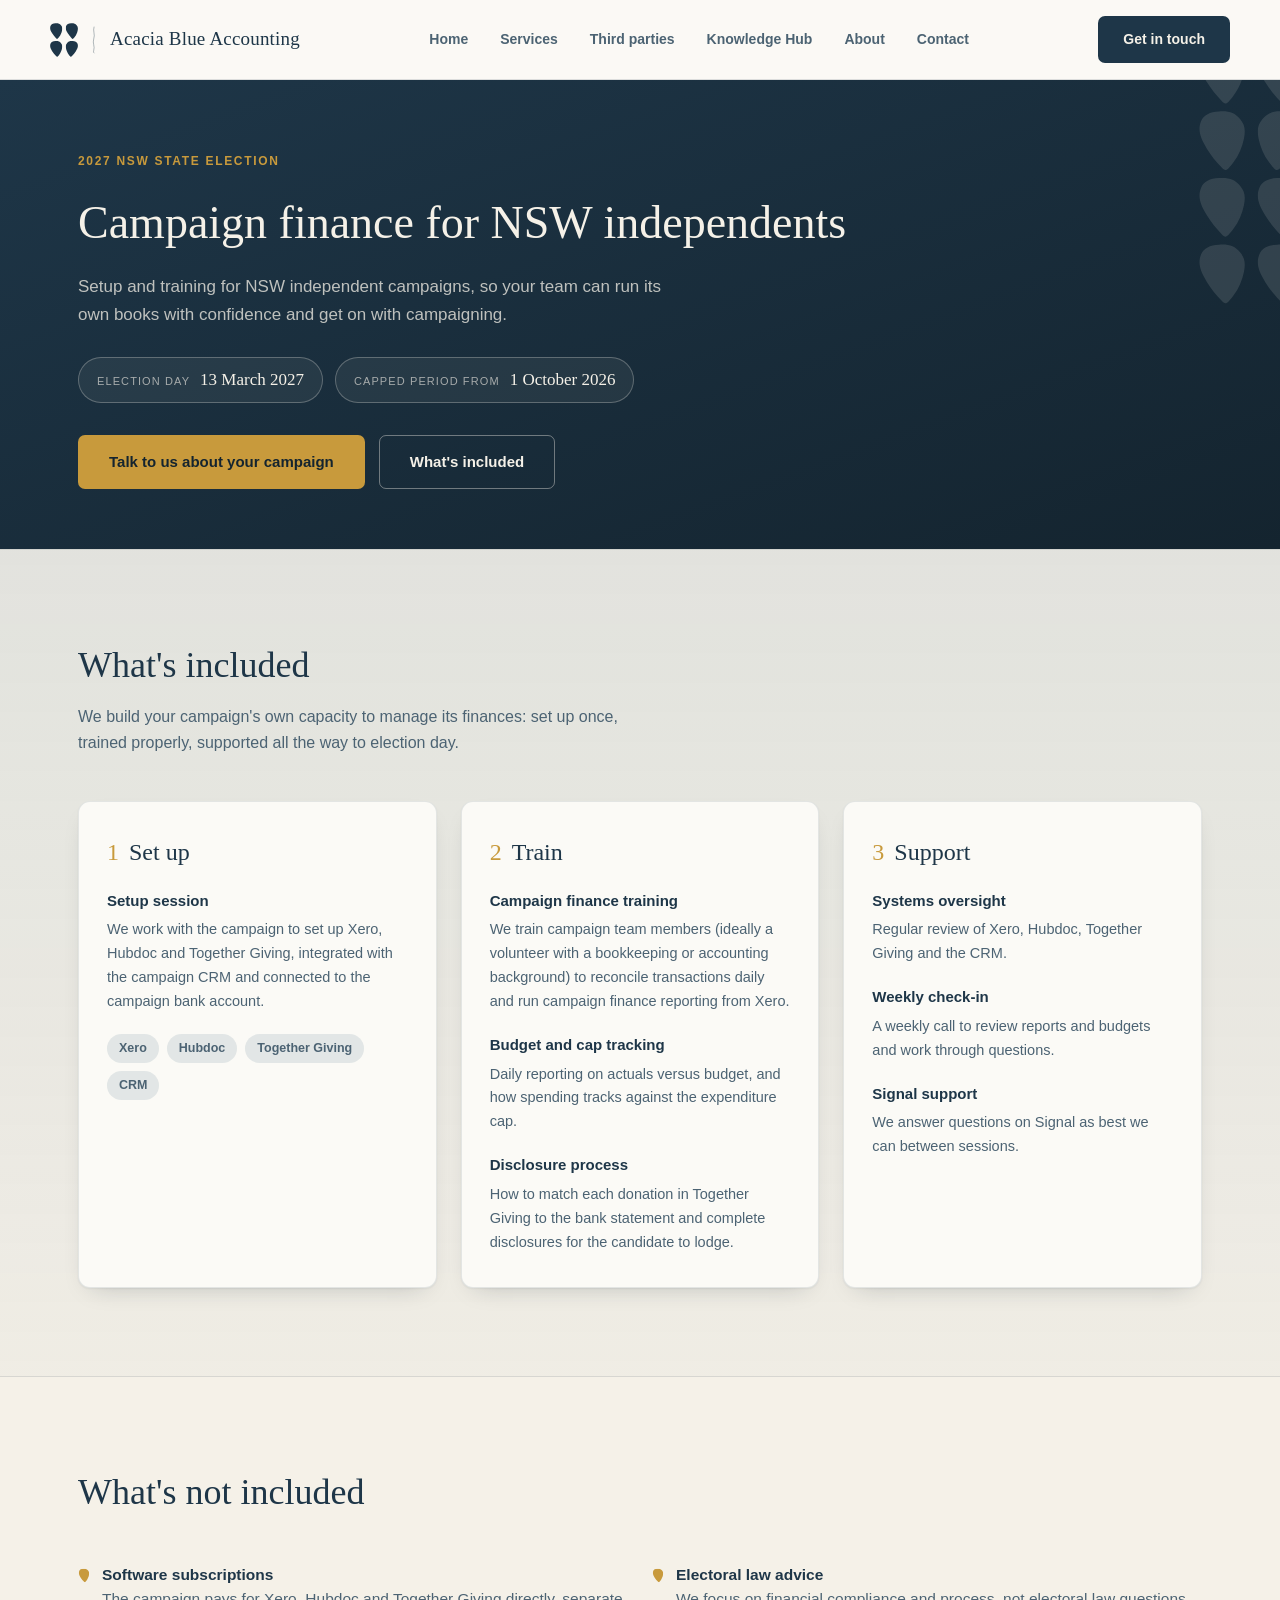
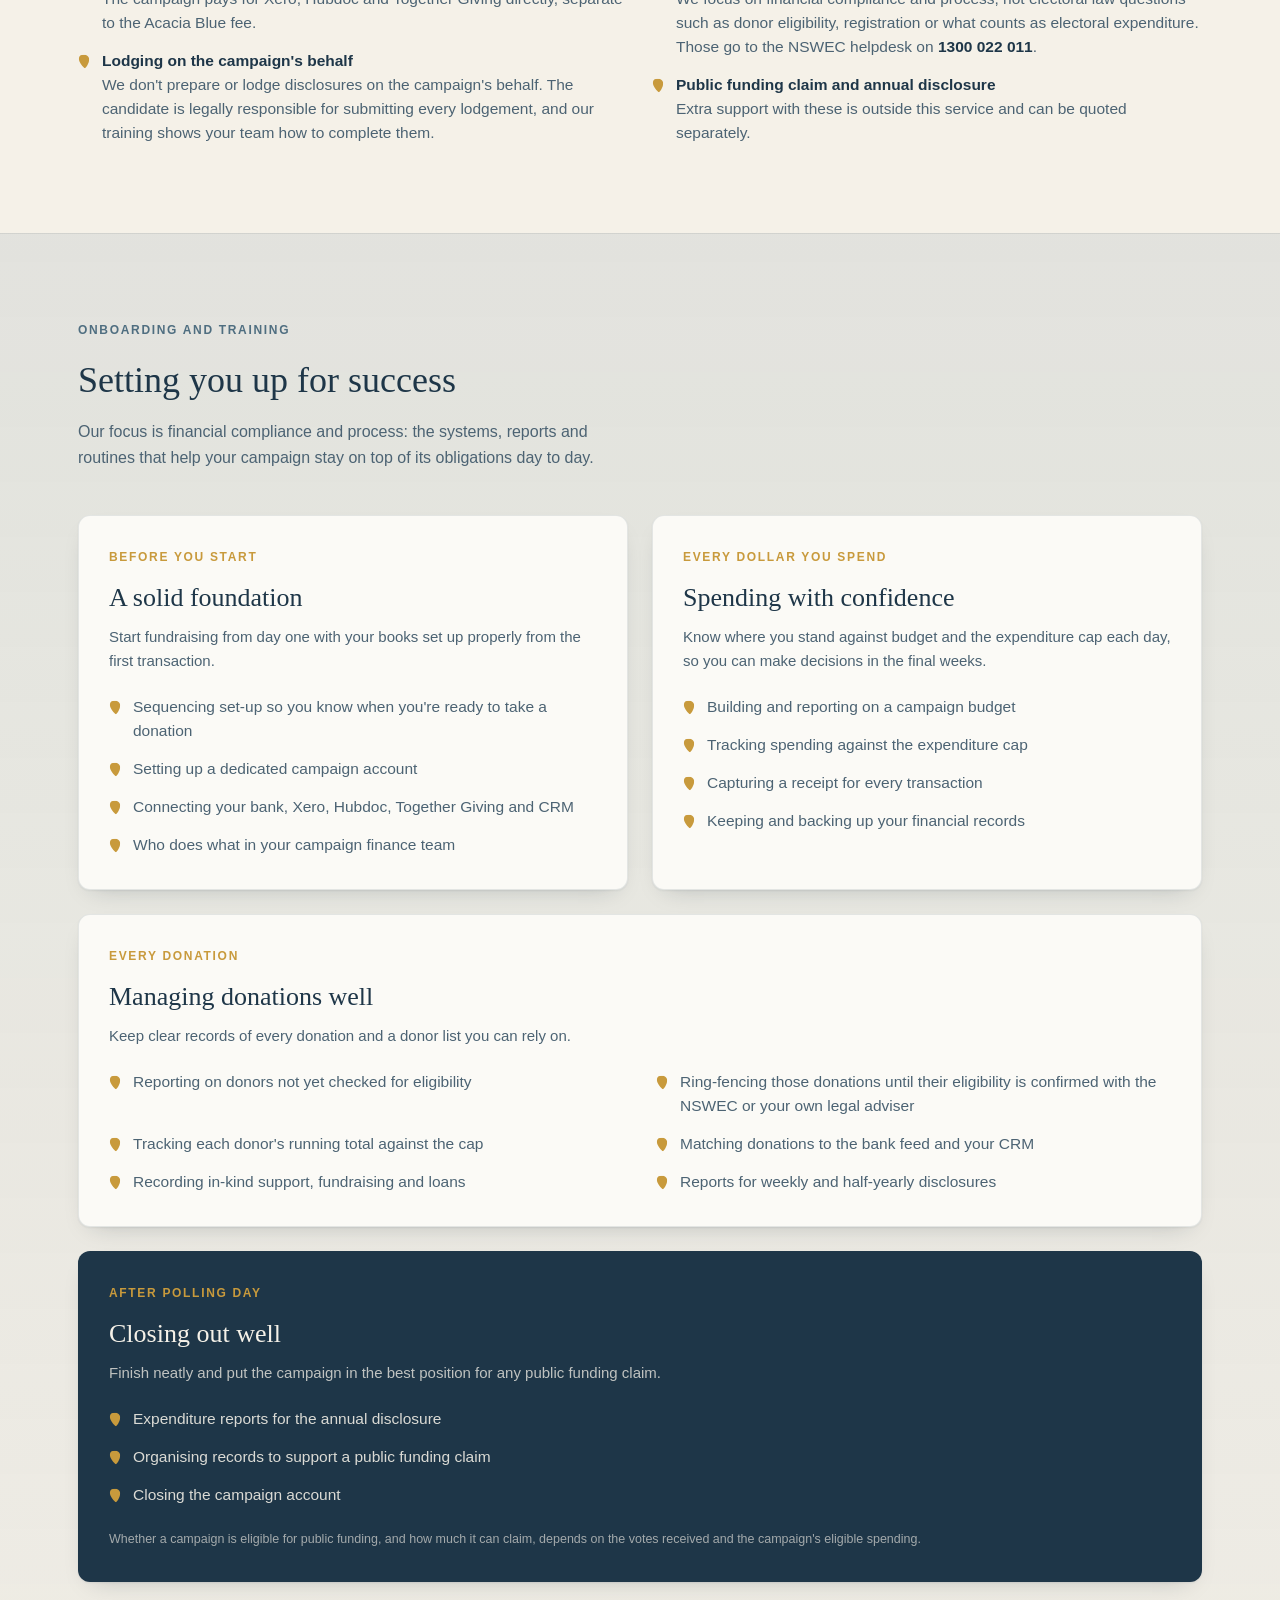
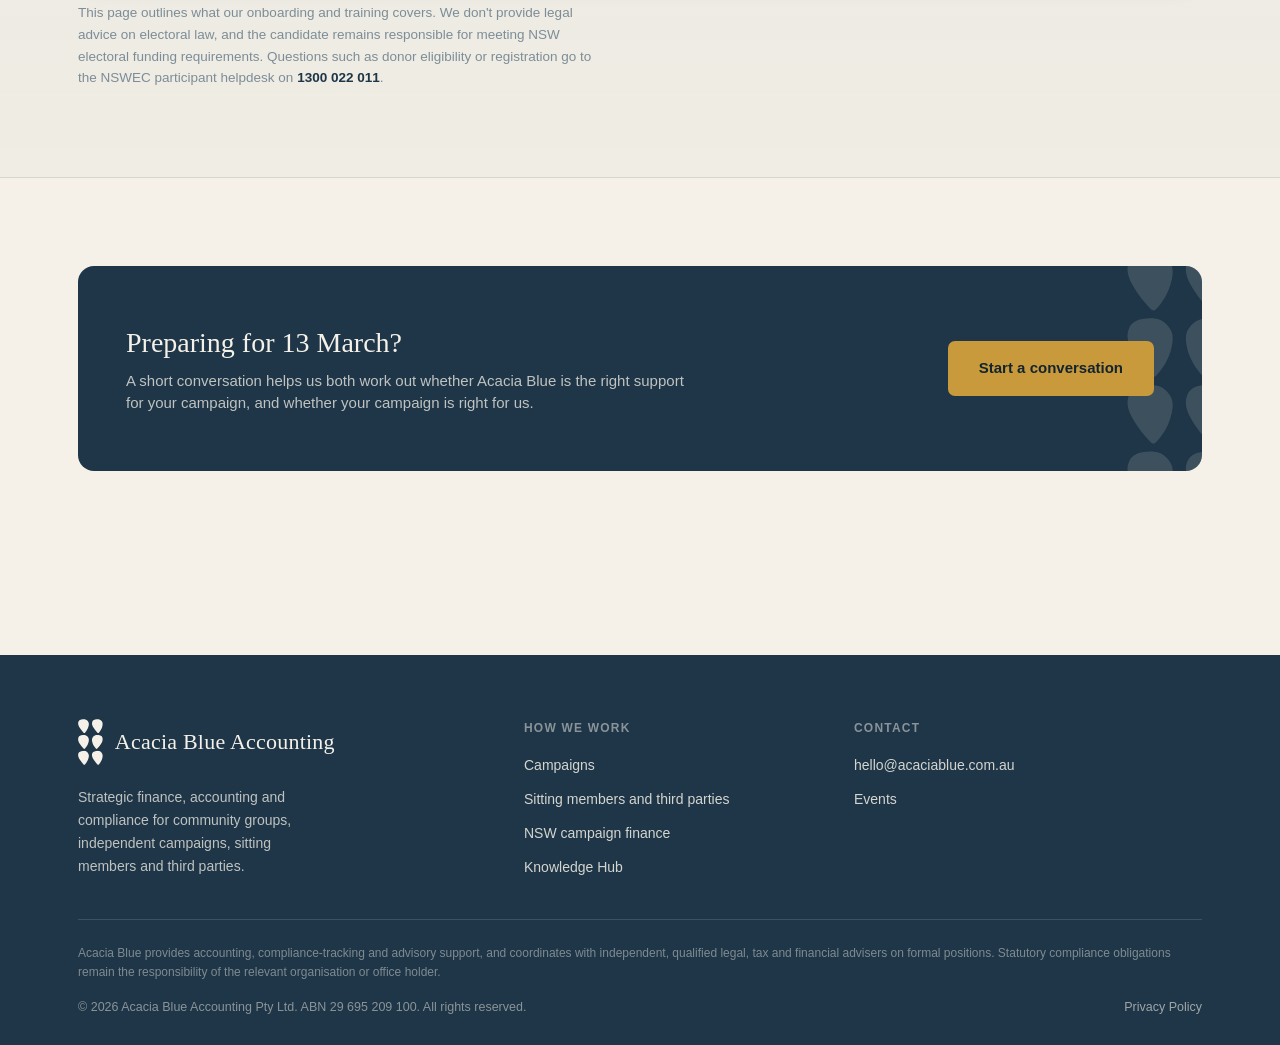
<file: nsw-campaign-finance.html>
<!DOCTYPE html>
<html lang="en">
<head>
<meta charset="UTF-8">
<meta name="viewport" content="width=device-width, initial-scale=1.0">
<title>NSW Campaign Finance Service &middot; Acacia Blue Accounting</title>
<meta name="description" content="Setup and training for NSW independent campaigns at the 2027 state election, so your campaign team can run its own books with confidence.">
<link rel="icon" type="image/svg+xml" href="assets/img/favicon.svg">
<link rel="icon" type="image/png" href="assets/img/favicon-32.png">
<link rel="apple-touch-icon" href="assets/img/apple-touch-icon.png">
<link rel="stylesheet" href="assets/css/style.css">
</head>
<body>

<svg width="0" height="0" style="position:absolute" aria-hidden="true">
  <defs>
    <symbol id="petal" viewBox="-6 -6 112 142">
      <path d="M42.780,-5.831 c-22.772 1.040 -37.005 8.485 -43.300 22.717 -8.485 19.159 -4.379 38.975 13.959 68.042 10.674 16.915 21.458 30.600 35.034 44.559 10.182 10.510 12.481 9.580 28.903 -12.317 12.590 -16.696 21.568 -36.950 25.509 -57.696 4.106 -21.349 1.642 -33.392 -9.580 -46.803 -12.645 -15.108 -24.962 -19.652 -50.525 -18.502Z"/>
    </symbol>
    <symbol id="petal-b" viewBox="-6 -6 112 142">
      <path d="M42.780,-5.831 c-22.772 1.040 -37.005 8.485 -43.300 22.717 -8.485 19.159 -4.379 38.975 13.959 68.042 10.674 16.915 21.458 30.600 35.034 44.559 10.182 10.510 12.481 9.580 28.903 -12.317 12.590 -16.696 21.568 -36.950 25.509 -57.696 4.106 -21.349 1.642 -33.392 -9.580 -46.803 -12.645 -15.108 -24.962 -19.652 -50.525 -18.502Z"/>
    </symbol>
    <symbol id="petal-c" viewBox="-6 -6 112 142">
      <path d="M42.780,-5.831 c-22.772 1.040 -37.005 8.485 -43.300 22.717 -8.485 19.159 -4.379 38.975 13.959 68.042 10.674 16.915 21.458 30.600 35.034 44.559 10.182 10.510 12.481 9.580 28.903 -12.317 12.590 -16.696 21.568 -36.950 25.509 -57.696 4.106 -21.349 1.642 -33.392 -9.580 -46.803 -12.645 -15.108 -24.962 -19.652 -50.525 -18.502Z"/>
    </symbol>
    <symbol id="petal-c2" viewBox="-6 -6 112 142">
      <path d="M42.780,-5.831 c-22.772 1.040 -37.005 8.485 -43.300 22.717 -8.485 19.159 -4.379 38.975 13.959 68.042 10.674 16.915 21.458 30.600 35.034 44.559 10.182 10.510 12.481 9.580 28.903 -12.317 12.590 -16.696 21.568 -36.950 25.509 -57.696 4.106 -21.349 1.642 -33.392 -9.580 -46.803 -12.645 -15.108 -24.962 -19.652 -50.525 -18.502Z"/>
    </symbol>
    <symbol id="petal-flat" viewBox="-6 -6 112 142">
      <path d="M42.780,-5.831 c-22.772 1.040 -37.005 8.485 -43.300 22.717 -8.485 19.159 -4.379 38.975 13.959 68.042 10.674 16.915 21.458 30.600 35.034 44.559 10.182 10.510 12.481 9.580 28.903 -12.317 12.590 -16.696 21.568 -36.950 25.509 -57.696 4.106 -21.349 1.642 -33.392 -9.580 -46.803 -12.645 -15.108 -24.962 -19.652 -50.525 -18.502Z"/>
    </symbol>
    <symbol id="petal-b-flat" viewBox="-6 -6 112 142">
      <path d="M42.780,-5.831 c-22.772 1.040 -37.005 8.485 -43.300 22.717 -8.485 19.159 -4.379 38.975 13.959 68.042 10.674 16.915 21.458 30.600 35.034 44.559 10.182 10.510 12.481 9.580 28.903 -12.317 12.590 -16.696 21.568 -36.950 25.509 -57.696 4.106 -21.349 1.642 -33.392 -9.580 -46.803 -12.645 -15.108 -24.962 -19.652 -50.525 -18.502Z"/>
    </symbol>
    <symbol id="petal-c-flat" viewBox="-6 -6 112 142">
      <path d="M42.780,-5.831 c-22.772 1.040 -37.005 8.485 -43.300 22.717 -8.485 19.159 -4.379 38.975 13.959 68.042 10.674 16.915 21.458 30.600 35.034 44.559 10.182 10.510 12.481 9.580 28.903 -12.317 12.590 -16.696 21.568 -36.950 25.509 -57.696 4.106 -21.349 1.642 -33.392 -9.580 -46.803 -12.645 -15.108 -24.962 -19.652 -50.525 -18.502Z"/>
    </symbol>
    <symbol id="petal-c2-flat" viewBox="-6 -6 112 142">
      <path d="M42.780,-5.831 c-22.772 1.040 -37.005 8.485 -43.300 22.717 -8.485 19.159 -4.379 38.975 13.959 68.042 10.674 16.915 21.458 30.600 35.034 44.559 10.182 10.510 12.481 9.580 28.903 -12.317 12.590 -16.696 21.568 -36.950 25.509 -57.696 4.106 -21.349 1.642 -33.392 -9.580 -46.803 -12.645 -15.108 -24.962 -19.652 -50.525 -18.502Z"/>
    </symbol>
    <symbol id="divider-organic" viewBox="0 0 14 56">
      <path d="M7,2 C4.5,10 9.5,17 6.5,26 C4,34 9,41 6.5,49 C5.3,52.5 7,54 7,54" fill="none" stroke="currentColor" stroke-width="1.6" stroke-linecap="round"/>
    </symbol>
    <symbol id="divider-organic-h" viewBox="0 0 56 14">
      <path d="M2,7 C10,4.5 17,9.5 26,6.5 C34,4 41,9 49,6.5 C52.5,5.3 54,7 54,7" fill="none" stroke="currentColor" stroke-width="1.6" stroke-linecap="round"/>
    </symbol>
  </defs>
</svg>

<header class="site-header">
  <div class="container nav-row">
    <a class="brand-lockup" href="index.html">
      <svg class="mark mark-compact" viewBox="0 0 226 274" fill="currentColor" aria-hidden="true">
        <use href="#petal" width="100" height="130" x="0" y="0"/><use href="#petal-b" width="100" height="130" x="126" y="0"/>
        <use href="#petal-c" width="100" height="130" x="0" y="144"/><use href="#petal" width="100" height="130" x="126" y="144" transform="translate(352,0) scale(-1,1)"/>
      </svg>
      <svg class="divider" viewBox="0 0 14 56" preserveAspectRatio="none"><use href="#divider-organic"/></svg>
      <span class="word">Acacia Blue Accounting</span>
    </a>
    <nav class="nav-links" id="nav-links">
      <a href="index.html">Home</a>
      <a href="services.html">Services</a>
      <a href="third-parties.html">Third parties</a>
      <a href="knowledge-hub.html">Knowledge Hub</a>
      <a href="about.html">About</a>
      <a href="contact.html">Contact</a>
    </nav>
    <div class="nav-actions">
      <a class="btn btn-primary" href="contact.html">Get in touch</a>
      <button class="nav-toggle" aria-label="Toggle menu" aria-expanded="false"><span></span><span></span><span></span></button>
    </div>
  </div>
</header>

<section class="page-hero">
      <svg class="ph-watermark mark" viewBox="0 0 226 562" fill="currentColor" aria-hidden="true">
        <use href="#petal-flat" width="100" height="130" x="0" y="0"/><use href="#petal-b-flat" width="100" height="130" x="126" y="0"/>
        <use href="#petal-c-flat" width="100" height="130" x="0" y="144"/><use href="#petal-flat" width="100" height="130" x="126" y="144" transform="translate(352,0) scale(-1,1)"/>
        <use href="#petal-b-flat" width="100" height="130" x="0" y="288"/><use href="#petal-c2-flat" width="100" height="130" x="126" y="288"/>
        <use href="#petal-flat" width="100" height="130" x="0" y="432"/><use href="#petal-b-flat" width="100" height="130" x="126" y="432"/>
      </svg>
  <div class="container">
    <p class="eyebrow">2027 NSW State Election</p>
    <h1 class="serif">Campaign finance for NSW independents</h1>
    <p class="dek">Setup and training for NSW independent campaigns, so your team can run its own books with confidence and get on with campaigning.</p>
    <ul class="key-facts" aria-label="Key dates and figures">
      <li class="key-fact"><span class="kf-label">Election day</span><span class="kf-value">13 March 2027</span></li>
      <li class="key-fact"><span class="kf-label">Capped period from</span><span class="kf-value">1 October 2026</span></li>
    </ul>
    <div class="hero-actions">
      <a class="btn btn-on-dark btn-lg" href="contact.html">Talk to us about your campaign</a>
      <a class="btn btn-ghost-on-dark btn-lg" href="#whats-included">What's included</a>
    </div>
  </div>
</section>

<section class="section section-border-top section-slate" id="whats-included">
  <div class="container">
    <div class="sec-head">
      <h2 class="serif">What's included</h2>
      <p>We build your campaign's own capacity to manage its finances: set up once, trained properly, supported all the way to election day.</p>
    </div>
    <div class="inc-grid">
      <div class="inc-card">
        <h3><span class="inc-num">1</span>Set up</h3>
        <h4>Setup session</h4>
        <p>We work with the campaign to set up Xero, Hubdoc and Together Giving, integrated with the campaign CRM and connected to the campaign bank account.</p>
        <ul class="tool-chips" aria-label="Systems we set up">
          <li>Xero</li><li>Hubdoc</li><li>Together Giving</li><li>CRM</li>
        </ul>
      </div>
      <div class="inc-card">
        <h3><span class="inc-num">2</span>Train</h3>
        <h4>Campaign finance training</h4>
        <p>We train campaign team members (ideally a volunteer with a bookkeeping or accounting background) to reconcile transactions daily and run campaign finance reporting from Xero.</p>
        <h4>Budget and cap tracking</h4>
        <p>Daily reporting on actuals versus budget, and how spending tracks against the expenditure cap.</p>
        <h4>Disclosure process</h4>
        <p>How to match each donation in Together Giving to the bank statement and complete disclosures for the candidate to lodge.</p>
      </div>
      <div class="inc-card">
        <h3><span class="inc-num">3</span>Support</h3>
        <h4>Systems oversight</h4>
        <p>Regular review of Xero, Hubdoc, Together Giving and the CRM.</p>
        <h4>Weekly check-in</h4>
        <p>A weekly call to review reports and budgets and work through questions.</p>
        <h4>Signal support</h4>
        <p>We answer questions on Signal as best we can between sessions.</p>
      </div>
    </div>
  </div>
</section>

<section class="section section-border-top" id="whats-not-included">
  <div class="container">
    <div class="sec-head">
      <h2 class="serif">What's not included</h2>
    </div>
    <div class="fit-grid">
      <ul class="leaf-list">
        <li><svg viewBox="-6 -6 112 142" fill="currentColor" aria-hidden="true"><use href="#petal" width="100" height="130"/></svg><span><strong>Software subscriptions</strong><br>The campaign pays for Xero, Hubdoc and Together Giving directly, separate to the Acacia Blue fee.</span></li>
        <li><svg viewBox="-6 -6 112 142" fill="currentColor" aria-hidden="true"><use href="#petal" width="100" height="130"/></svg><span><strong>Lodging on the campaign's behalf</strong><br>We don't prepare or lodge disclosures on the campaign's behalf. The candidate is legally responsible for submitting every lodgement, and our training shows your team how to complete them.</span></li>
      </ul>
      <ul class="leaf-list">
        <li><svg viewBox="-6 -6 112 142" fill="currentColor" aria-hidden="true"><use href="#petal" width="100" height="130"/></svg><span><strong>Electoral law advice</strong><br>We focus on financial compliance and process, not electoral law questions such as donor eligibility, registration or what counts as electoral expenditure. Those go to the NSWEC helpdesk on <a href="tel:1300022011">1300 022 011</a>.</span></li>
        <li><svg viewBox="-6 -6 112 142" fill="currentColor" aria-hidden="true"><use href="#petal" width="100" height="130"/></svg><span><strong>Public funding claim and annual disclosure</strong><br>Extra support with these is outside this service and can be quoted separately.</span></li>
      </ul>
    </div>
  </div>
</section>

<section class="section section-border-top section-slate" id="training">
  <div class="container">
    <div class="sec-head">
      <p class="eyebrow">Onboarding and training</p>
      <h2 class="serif">Setting you up for success</h2>
      <p>Our focus is financial compliance and process: the systems, reports and routines that help your campaign stay on top of its obligations day to day.</p>
    </div>
    <div class="train-grid">
      <div class="train-card">
        <p class="train-label">Before you start</p>
        <h3>A solid foundation</h3>
        <p class="tc-lede">Start fundraising from day one with your books set up properly from the first transaction.</p>
        <ul class="leaf-list">
          <li><svg viewBox="-6 -6 112 142" fill="currentColor" aria-hidden="true"><use href="#petal" width="100" height="130"/></svg><span>Sequencing set-up so you know when you're ready to take a donation</span></li>
          <li><svg viewBox="-6 -6 112 142" fill="currentColor" aria-hidden="true"><use href="#petal" width="100" height="130"/></svg><span>Setting up a dedicated campaign account</span></li>
          <li><svg viewBox="-6 -6 112 142" fill="currentColor" aria-hidden="true"><use href="#petal" width="100" height="130"/></svg><span>Connecting your bank, Xero, Hubdoc, Together Giving and CRM</span></li>
          <li><svg viewBox="-6 -6 112 142" fill="currentColor" aria-hidden="true"><use href="#petal" width="100" height="130"/></svg><span>Who does what in your campaign finance team</span></li>
        </ul>
      </div>
      <div class="train-card">
        <p class="train-label">Every dollar you spend</p>
        <h3>Spending with confidence</h3>
        <p class="tc-lede">Know where you stand against budget and the expenditure cap each day, so you can make decisions in the final weeks.</p>
        <ul class="leaf-list">
          <li><svg viewBox="-6 -6 112 142" fill="currentColor" aria-hidden="true"><use href="#petal" width="100" height="130"/></svg><span>Building and reporting on a campaign budget</span></li>
          <li><svg viewBox="-6 -6 112 142" fill="currentColor" aria-hidden="true"><use href="#petal" width="100" height="130"/></svg><span>Tracking spending against the expenditure cap</span></li>
          <li><svg viewBox="-6 -6 112 142" fill="currentColor" aria-hidden="true"><use href="#petal" width="100" height="130"/></svg><span>Capturing a receipt for every transaction</span></li>
          <li><svg viewBox="-6 -6 112 142" fill="currentColor" aria-hidden="true"><use href="#petal" width="100" height="130"/></svg><span>Keeping and backing up your financial records</span></li>
        </ul>
      </div>
      <div class="train-card wide">
        <p class="train-label">Every donation</p>
        <h3>Managing donations well</h3>
        <p class="tc-lede">Keep clear records of every donation and a donor list you can rely on.</p>
        <ul class="leaf-list two-col">
          <li><svg viewBox="-6 -6 112 142" fill="currentColor" aria-hidden="true"><use href="#petal" width="100" height="130"/></svg><span>Reporting on donors not yet checked for eligibility</span></li>
          <li><svg viewBox="-6 -6 112 142" fill="currentColor" aria-hidden="true"><use href="#petal" width="100" height="130"/></svg><span>Ring-fencing those donations until their eligibility is confirmed with the NSWEC or your own legal adviser</span></li>
          <li><svg viewBox="-6 -6 112 142" fill="currentColor" aria-hidden="true"><use href="#petal" width="100" height="130"/></svg><span>Tracking each donor's running total against the cap</span></li>
          <li><svg viewBox="-6 -6 112 142" fill="currentColor" aria-hidden="true"><use href="#petal" width="100" height="130"/></svg><span>Matching donations to the bank feed and your CRM</span></li>
          <li><svg viewBox="-6 -6 112 142" fill="currentColor" aria-hidden="true"><use href="#petal" width="100" height="130"/></svg><span>Recording in-kind support, fundraising and loans</span></li>
          <li><svg viewBox="-6 -6 112 142" fill="currentColor" aria-hidden="true"><use href="#petal" width="100" height="130"/></svg><span>Reports for weekly and half-yearly disclosures</span></li>
        </ul>
      </div>
      <div class="train-card wide dark">
        <div class="td-main">
          <p class="train-label">After polling day</p>
          <h3>Closing out well</h3>
          <p class="tc-lede">Finish neatly and put the campaign in the best position for any public funding claim.</p>
          <ul class="leaf-list">
            <li><svg viewBox="-6 -6 112 142" fill="currentColor" aria-hidden="true"><use href="#petal" width="100" height="130"/></svg><span>Expenditure reports for the annual disclosure</span></li>
            <li><svg viewBox="-6 -6 112 142" fill="currentColor" aria-hidden="true"><use href="#petal" width="100" height="130"/></svg><span>Organising records to support a public funding claim</span></li>
            <li><svg viewBox="-6 -6 112 142" fill="currentColor" aria-hidden="true"><use href="#petal" width="100" height="130"/></svg><span>Closing the campaign account</span></li>
          </ul>
          <p class="fund-note" style="margin-top:22px;">Whether a campaign is eligible for public funding, and how much it can claim, depends on the votes received and the campaign's eligible spending.</p>
        </div>
      </div>
    </div>
    <p class="table-note">This page outlines what our onboarding and training covers. We don't provide legal advice on electoral law, and the candidate remains responsible for meeting NSW electoral funding requirements. Questions such as donor eligibility or registration go to the NSWEC participant helpdesk on <a href="tel:1300022011" style="color:var(--navy); font-weight:700; text-decoration:none;">1300 022 011</a>.</p>
  </div>
</section>

<section class="section section-border-top">
  <div class="container">
    <div class="cta-band">
      <svg class="cb-watermark mark" viewBox="0 0 226 562" fill="currentColor" aria-hidden="true">
        <use href="#petal-flat" width="100" height="130" x="0" y="0"/><use href="#petal-b-flat" width="100" height="130" x="126" y="0"/>
        <use href="#petal-c-flat" width="100" height="130" x="0" y="144"/><use href="#petal-flat" width="100" height="130" x="126" y="144" transform="translate(352,0) scale(-1,1)"/>
        <use href="#petal-b-flat" width="100" height="130" x="0" y="288"/><use href="#petal-c2-flat" width="100" height="130" x="126" y="288"/>
        <use href="#petal-flat" width="100" height="130" x="0" y="432"/><use href="#petal-b-flat" width="100" height="130" x="126" y="432"/>
      </svg>
      <div class="cb-content">
        <div>
          <h3 class="serif">Preparing for 13 March?</h3>
          <p>A short conversation helps us both work out whether Acacia Blue is the right support for your campaign, and whether your campaign is right for us.</p>
        </div>
        <a class="btn btn-on-dark btn-lg" href="contact.html">Start a conversation</a>
      </div>
    </div>
  </div>
</section>

<footer class="site-footer">
  <div class="container">
    <div class="footer-grid">
      <div class="footer-col">
        <a class="brand-lockup footer-mark on-dark" href="index.html">
          <svg class="mark mark-signature" viewBox="0 0 226 418" fill="currentColor" aria-hidden="true">
            <use href="#petal" width="100" height="130" x="0" y="0"/><use href="#petal-b" width="100" height="130" x="126" y="0"/>
            <use href="#petal-c" width="100" height="130" x="0" y="144"/><use href="#petal" width="100" height="130" x="126" y="144" transform="translate(352,0) scale(-1,1)"/>
            <use href="#petal-b" width="100" height="130" x="0" y="288"/><use href="#petal-c2" width="100" height="130" x="126" y="288"/>
          </svg>
          <span class="word">Acacia Blue Accounting</span>
        </a>
        <p>Strategic finance, accounting and compliance for community groups, independent campaigns, sitting members and third parties.</p>
      </div>
      <div class="footer-col">
        <h5>How we work</h5>
        <ul>
          <li><a href="services.html#campaigns">Campaigns</a></li>
          <li><a href="services.html#ongoing">Sitting members and third parties</a></li>
          <li><a href="nsw-campaign-finance.html">NSW campaign finance</a></li>
          <li><a href="knowledge-hub.html">Knowledge Hub</a></li>
        </ul>
      </div>
      <div class="footer-col">
        <h5>Contact</h5>
        <ul>
          <li><a href="mailto:hello@acaciablue.com.au">hello@acaciablue.com.au</a></li>
          <li><a href="events.html">Events</a></li>
        </ul>
      </div>
    </div>
    <div class="footer-bottom">
      <p class="footer-legal">Acacia Blue provides accounting, compliance-tracking and advisory support, and coordinates with independent, qualified legal, tax and financial advisers on formal positions. Statutory compliance obligations remain the responsibility of the relevant organisation or office holder.</p>
      <div class="footer-bottom-row">
        <span>&copy; 2026 Acacia Blue Accounting Pty Ltd. ABN 29 695 209 100. All rights reserved.</span>
        <a href="privacy-policy.html">Privacy Policy</a>
      </div>
    </div>
  </div>
</footer>

<script src="assets/js/main.js"></script>
</body>
</html>
</file>
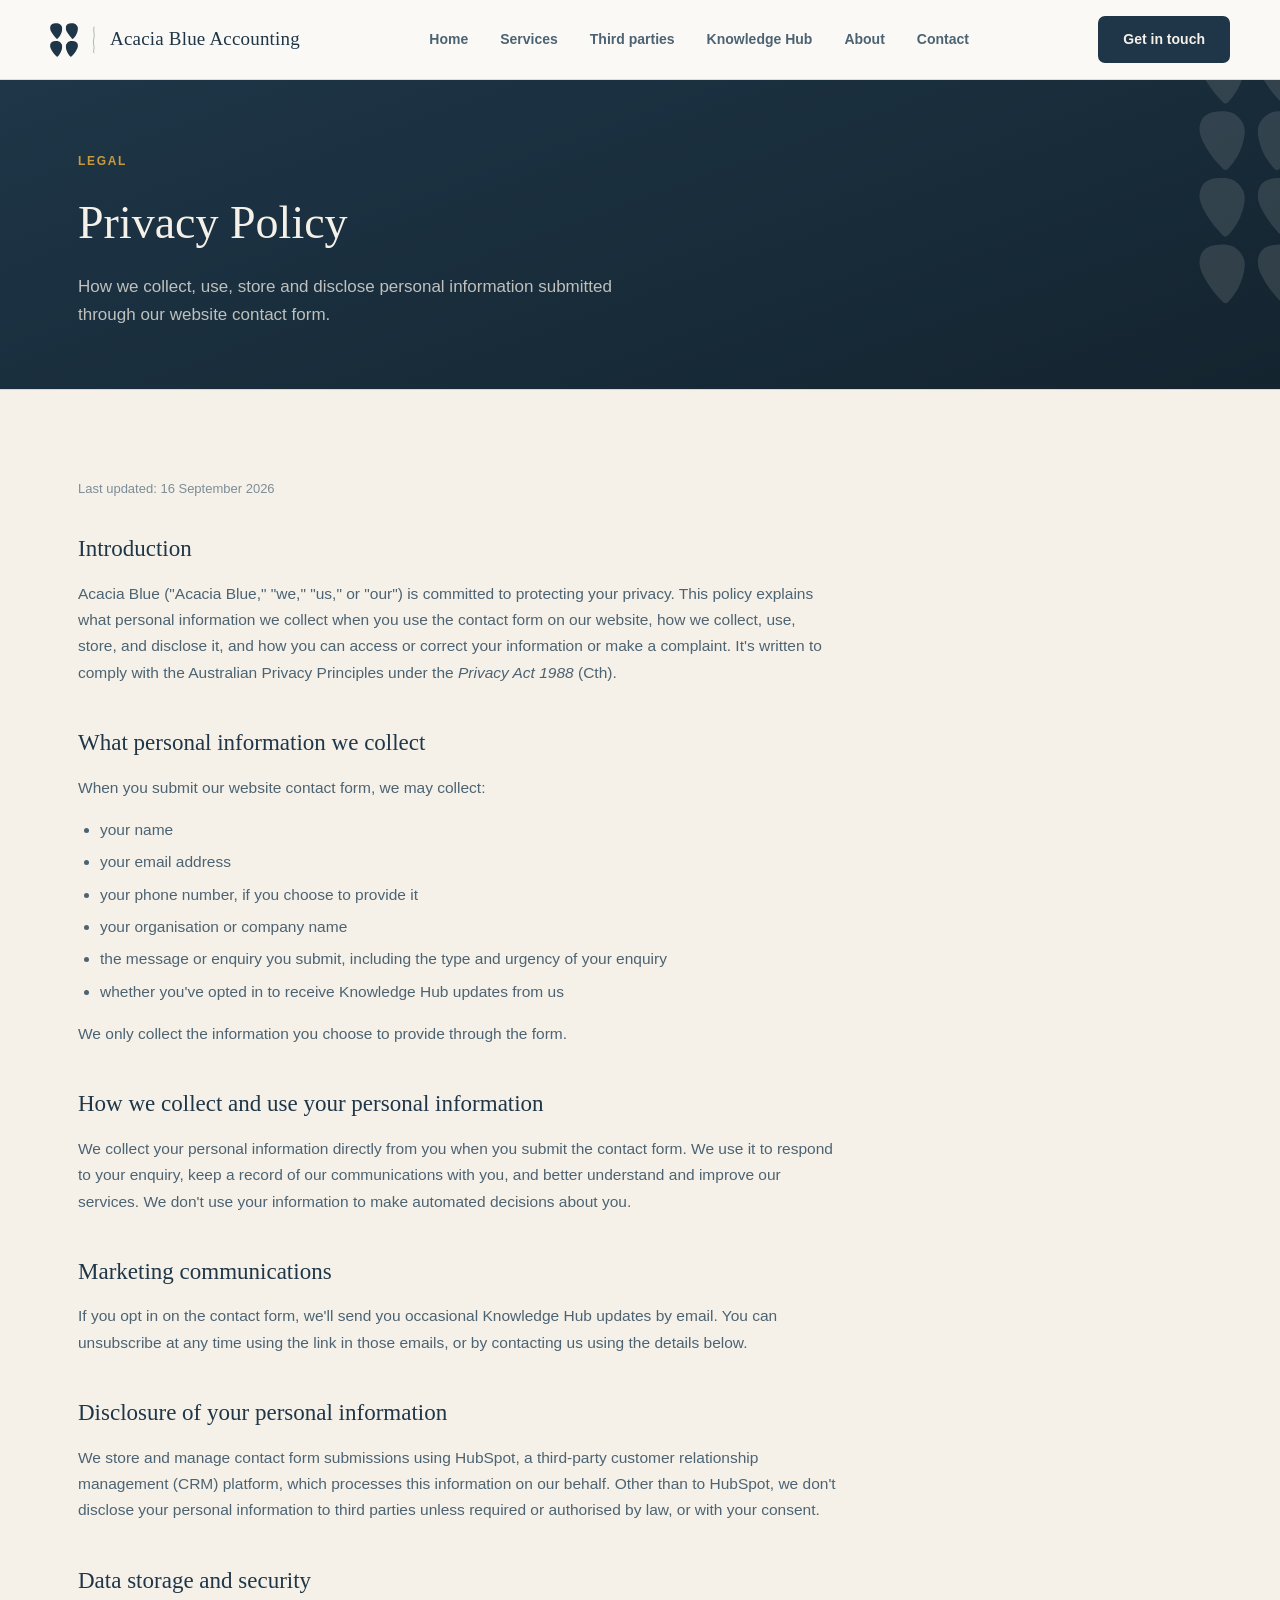
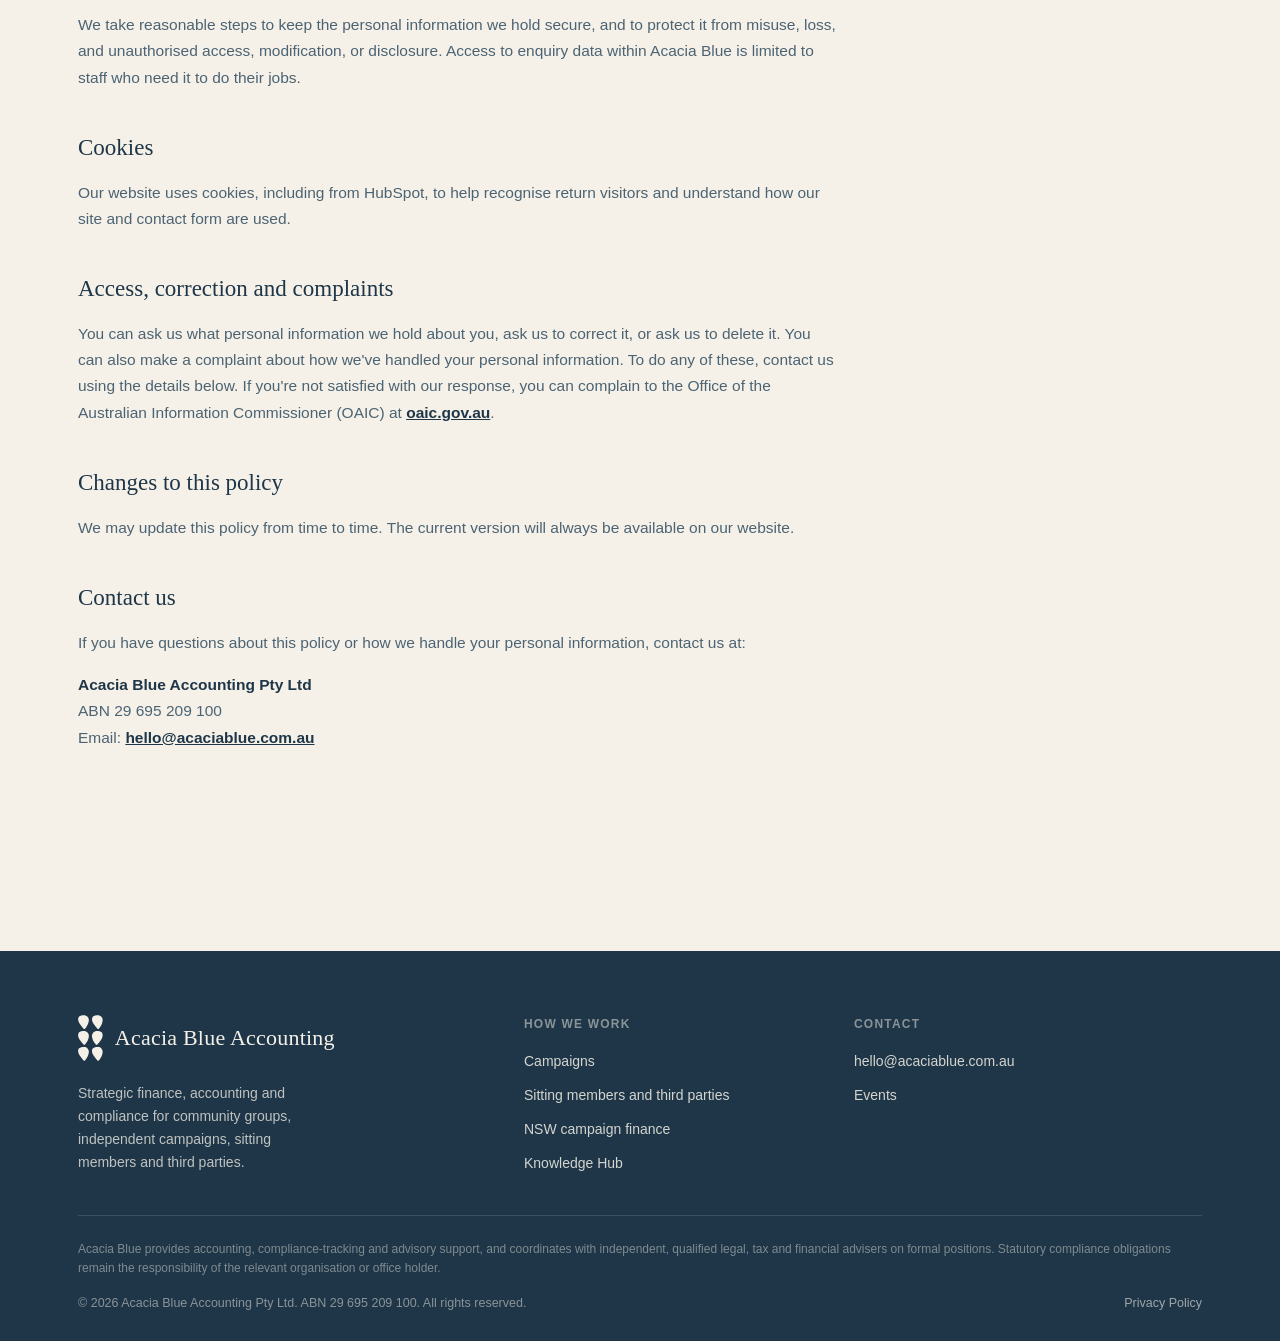
<file: privacy-policy.html>
<!DOCTYPE html>
<html lang="en">
<head>
<meta charset="UTF-8">
<meta name="viewport" content="width=device-width, initial-scale=1.0">
<title>Privacy Policy &middot; Acacia Blue Accounting</title>
<meta name="description" content="How Acacia Blue collects, uses, stores and discloses personal information submitted through our website contact form.">
<link rel="icon" type="image/svg+xml" href="assets/img/favicon.svg">
<link rel="icon" type="image/png" href="assets/img/favicon-32.png">
<link rel="apple-touch-icon" href="assets/img/apple-touch-icon.png">
<link rel="stylesheet" href="assets/css/style.css">
</head>
<body>

<svg width="0" height="0" style="position:absolute" aria-hidden="true">
  <defs>
    <symbol id="petal" viewBox="-6 -6 112 142">
      <path d="M42.780,-5.831 c-22.772 1.040 -37.005 8.485 -43.300 22.717 -8.485 19.159 -4.379 38.975 13.959 68.042 10.674 16.915 21.458 30.600 35.034 44.559 10.182 10.510 12.481 9.580 28.903 -12.317 12.590 -16.696 21.568 -36.950 25.509 -57.696 4.106 -21.349 1.642 -33.392 -9.580 -46.803 -12.645 -15.108 -24.962 -19.652 -50.525 -18.502Z"/>
    </symbol>
    <symbol id="petal-b" viewBox="-6 -6 112 142">
      <path d="M42.780,-5.831 c-22.772 1.040 -37.005 8.485 -43.300 22.717 -8.485 19.159 -4.379 38.975 13.959 68.042 10.674 16.915 21.458 30.600 35.034 44.559 10.182 10.510 12.481 9.580 28.903 -12.317 12.590 -16.696 21.568 -36.950 25.509 -57.696 4.106 -21.349 1.642 -33.392 -9.580 -46.803 -12.645 -15.108 -24.962 -19.652 -50.525 -18.502Z"/>
    </symbol>
    <symbol id="petal-c" viewBox="-6 -6 112 142">
      <path d="M42.780,-5.831 c-22.772 1.040 -37.005 8.485 -43.300 22.717 -8.485 19.159 -4.379 38.975 13.959 68.042 10.674 16.915 21.458 30.600 35.034 44.559 10.182 10.510 12.481 9.580 28.903 -12.317 12.590 -16.696 21.568 -36.950 25.509 -57.696 4.106 -21.349 1.642 -33.392 -9.580 -46.803 -12.645 -15.108 -24.962 -19.652 -50.525 -18.502Z"/>
    </symbol>
    <symbol id="petal-c2" viewBox="-6 -6 112 142">
      <path d="M42.780,-5.831 c-22.772 1.040 -37.005 8.485 -43.300 22.717 -8.485 19.159 -4.379 38.975 13.959 68.042 10.674 16.915 21.458 30.600 35.034 44.559 10.182 10.510 12.481 9.580 28.903 -12.317 12.590 -16.696 21.568 -36.950 25.509 -57.696 4.106 -21.349 1.642 -33.392 -9.580 -46.803 -12.645 -15.108 -24.962 -19.652 -50.525 -18.502Z"/>
    </symbol>
    <symbol id="petal-flat" viewBox="-6 -6 112 142">
      <path d="M42.780,-5.831 c-22.772 1.040 -37.005 8.485 -43.300 22.717 -8.485 19.159 -4.379 38.975 13.959 68.042 10.674 16.915 21.458 30.600 35.034 44.559 10.182 10.510 12.481 9.580 28.903 -12.317 12.590 -16.696 21.568 -36.950 25.509 -57.696 4.106 -21.349 1.642 -33.392 -9.580 -46.803 -12.645 -15.108 -24.962 -19.652 -50.525 -18.502Z"/>
    </symbol>
    <symbol id="petal-b-flat" viewBox="-6 -6 112 142">
      <path d="M42.780,-5.831 c-22.772 1.040 -37.005 8.485 -43.300 22.717 -8.485 19.159 -4.379 38.975 13.959 68.042 10.674 16.915 21.458 30.600 35.034 44.559 10.182 10.510 12.481 9.580 28.903 -12.317 12.590 -16.696 21.568 -36.950 25.509 -57.696 4.106 -21.349 1.642 -33.392 -9.580 -46.803 -12.645 -15.108 -24.962 -19.652 -50.525 -18.502Z"/>
    </symbol>
    <symbol id="petal-c-flat" viewBox="-6 -6 112 142">
      <path d="M42.780,-5.831 c-22.772 1.040 -37.005 8.485 -43.300 22.717 -8.485 19.159 -4.379 38.975 13.959 68.042 10.674 16.915 21.458 30.600 35.034 44.559 10.182 10.510 12.481 9.580 28.903 -12.317 12.590 -16.696 21.568 -36.950 25.509 -57.696 4.106 -21.349 1.642 -33.392 -9.580 -46.803 -12.645 -15.108 -24.962 -19.652 -50.525 -18.502Z"/>
    </symbol>
    <symbol id="petal-c2-flat" viewBox="-6 -6 112 142">
      <path d="M42.780,-5.831 c-22.772 1.040 -37.005 8.485 -43.300 22.717 -8.485 19.159 -4.379 38.975 13.959 68.042 10.674 16.915 21.458 30.600 35.034 44.559 10.182 10.510 12.481 9.580 28.903 -12.317 12.590 -16.696 21.568 -36.950 25.509 -57.696 4.106 -21.349 1.642 -33.392 -9.580 -46.803 -12.645 -15.108 -24.962 -19.652 -50.525 -18.502Z"/>
    </symbol>
    <symbol id="divider-organic" viewBox="0 0 14 56">
      <path d="M7,2 C4.5,10 9.5,17 6.5,26 C4,34 9,41 6.5,49 C5.3,52.5 7,54 7,54" fill="none" stroke="currentColor" stroke-width="1.6" stroke-linecap="round"/>
    </symbol>
  </defs>
</svg>

<header class="site-header">
  <div class="container nav-row">
    <a class="brand-lockup" href="index.html">
      <svg class="mark mark-compact" viewBox="0 0 226 274" fill="currentColor" aria-hidden="true">
        <use href="#petal" width="100" height="130" x="0" y="0"/><use href="#petal-b" width="100" height="130" x="126" y="0"/>
        <use href="#petal-c" width="100" height="130" x="0" y="144"/><use href="#petal" width="100" height="130" x="126" y="144" transform="translate(352,0) scale(-1,1)"/>
      </svg>
      <svg class="divider" viewBox="0 0 14 56" preserveAspectRatio="none"><use href="#divider-organic"/></svg>
      <span class="word">Acacia Blue Accounting</span>
    </a>
    <nav class="nav-links" id="nav-links">
      <a href="index.html">Home</a>
      <a href="services.html">Services</a>
      <a href="third-parties.html">Third parties</a>
      <a href="knowledge-hub.html">Knowledge Hub</a>
      <a href="about.html">About</a>
      <a href="contact.html">Contact</a>
    </nav>
    <div class="nav-actions">
      <a class="btn btn-primary" href="contact.html">Get in touch</a>
      <button class="nav-toggle" aria-label="Toggle menu" aria-expanded="false"><span></span><span></span><span></span></button>
    </div>
  </div>
</header>

<section class="page-hero">
      <svg class="ph-watermark mark" viewBox="0 0 226 562" fill="currentColor" aria-hidden="true">
        <use href="#petal-flat" width="100" height="130" x="0" y="0"/><use href="#petal-b-flat" width="100" height="130" x="126" y="0"/>
        <use href="#petal-c-flat" width="100" height="130" x="0" y="144"/><use href="#petal-flat" width="100" height="130" x="126" y="144" transform="translate(352,0) scale(-1,1)"/>
        <use href="#petal-b-flat" width="100" height="130" x="0" y="288"/><use href="#petal-c2-flat" width="100" height="130" x="126" y="288"/>
        <use href="#petal-flat" width="100" height="130" x="0" y="432"/><use href="#petal-b-flat" width="100" height="130" x="126" y="432"/>
      </svg>
  <div class="container">
    <p class="eyebrow">Legal</p>
    <h1 class="serif">Privacy Policy</h1>
    <p class="dek">How we collect, use, store and disclose personal information submitted through our website contact form.</p>
  </div>
</section>

<section class="section section-border-top">
  <div class="container">
    <div class="legal-content">
      <p class="legal-meta">Last updated: 16 September 2026</p>

      <h2>Introduction</h2>
      <p>Acacia Blue ("Acacia Blue," "we," "us," or "our") is committed to protecting your privacy. This policy explains what personal information we collect when you use the contact form on our website, how we collect, use, store, and disclose it, and how you can access or correct your information or make a complaint. It's written to comply with the Australian Privacy Principles under the <em>Privacy Act 1988</em> (Cth).</p>

      <h2>What personal information we collect</h2>
      <p>When you submit our website contact form, we may collect:</p>
      <ul>
        <li>your name</li>
        <li>your email address</li>
        <li>your phone number, if you choose to provide it</li>
        <li>your organisation or company name</li>
        <li>the message or enquiry you submit, including the type and urgency of your enquiry</li>
        <li>whether you've opted in to receive Knowledge Hub updates from us</li>
      </ul>
      <p>We only collect the information you choose to provide through the form.</p>

      <h2>How we collect and use your personal information</h2>
      <p>We collect your personal information directly from you when you submit the contact form. We use it to respond to your enquiry, keep a record of our communications with you, and better understand and improve our services. We don't use your information to make automated decisions about you.</p>

      <h2>Marketing communications</h2>
      <p>If you opt in on the contact form, we'll send you occasional Knowledge Hub updates by email. You can unsubscribe at any time using the link in those emails, or by contacting us using the details below.</p>

      <h2>Disclosure of your personal information</h2>
      <p>We store and manage contact form submissions using HubSpot, a third-party customer relationship management (CRM) platform, which processes this information on our behalf. Other than to HubSpot, we don't disclose your personal information to third parties unless required or authorised by law, or with your consent.</p>

      <h2>Data storage and security</h2>
      <p>We take reasonable steps to keep the personal information we hold secure, and to protect it from misuse, loss, and unauthorised access, modification, or disclosure. Access to enquiry data within Acacia Blue is limited to staff who need it to do their jobs.</p>

      <h2>Cookies</h2>
      <p>Our website uses cookies, including from HubSpot, to help recognise return visitors and understand how our site and contact form are used.</p>

      <h2>Access, correction and complaints</h2>
      <p>You can ask us what personal information we hold about you, ask us to correct it, or ask us to delete it. You can also make a complaint about how we've handled your personal information. To do any of these, contact us using the details below. If you're not satisfied with our response, you can complain to the Office of the Australian Information Commissioner (OAIC) at <a href="https://oaic.gov.au" target="_blank" rel="noopener">oaic.gov.au</a>.</p>

      <h2>Changes to this policy</h2>
      <p>We may update this policy from time to time. The current version will always be available on our website.</p>

      <h2>Contact us</h2>
      <p>If you have questions about this policy or how we handle your personal information, contact us at:</p>
      <p><strong>Acacia Blue Accounting Pty Ltd</strong><br>ABN 29 695 209 100<br>Email: <a href="mailto:hello@acaciablue.com.au">hello@acaciablue.com.au</a></p>
    </div>
  </div>
</section>

<footer class="site-footer">
  <div class="container">
    <div class="footer-grid">
      <div class="footer-col">
        <a class="brand-lockup footer-mark on-dark" href="index.html">
          <svg class="mark mark-signature" viewBox="0 0 226 418" fill="currentColor" aria-hidden="true">
            <use href="#petal" width="100" height="130" x="0" y="0"/><use href="#petal-b" width="100" height="130" x="126" y="0"/>
            <use href="#petal-c" width="100" height="130" x="0" y="144"/><use href="#petal" width="100" height="130" x="126" y="144" transform="translate(352,0) scale(-1,1)"/>
            <use href="#petal-b" width="100" height="130" x="0" y="288"/><use href="#petal-c2" width="100" height="130" x="126" y="288"/>
          </svg>
          <span class="word">Acacia Blue Accounting</span>
        </a>
        <p>Strategic finance, accounting and compliance for community groups, independent campaigns, sitting members and third parties.</p>
      </div>
      <div class="footer-col">
        <h5>How we work</h5>
        <ul>
          <li><a href="services.html#campaigns">Campaigns</a></li>
          <li><a href="services.html#ongoing">Sitting members and third parties</a></li>
          <li><a href="nsw-campaign-finance.html">NSW campaign finance</a></li>
          <li><a href="knowledge-hub.html">Knowledge Hub</a></li>
        </ul>
      </div>
      <div class="footer-col">
        <h5>Contact</h5>
        <ul>
          <li><a href="mailto:hello@acaciablue.com.au">hello@acaciablue.com.au</a></li>
          <li><a href="events.html">Events</a></li>
        </ul>
      </div>
    </div>
    <div class="footer-bottom">
      <p class="footer-legal">Acacia Blue provides accounting, compliance-tracking and advisory support, and coordinates with independent, qualified legal, tax and financial advisers on formal positions. Statutory compliance obligations remain the responsibility of the relevant organisation or office holder.</p>
      <div class="footer-bottom-row">
        <span>&copy; 2026 Acacia Blue Accounting Pty Ltd. ABN 29 695 209 100. All rights reserved.</span>
        <a href="privacy-policy.html">Privacy Policy</a>
      </div>
    </div>
  </div>
</footer>

<script src="assets/js/main.js"></script>
</body>
</html>
</file>
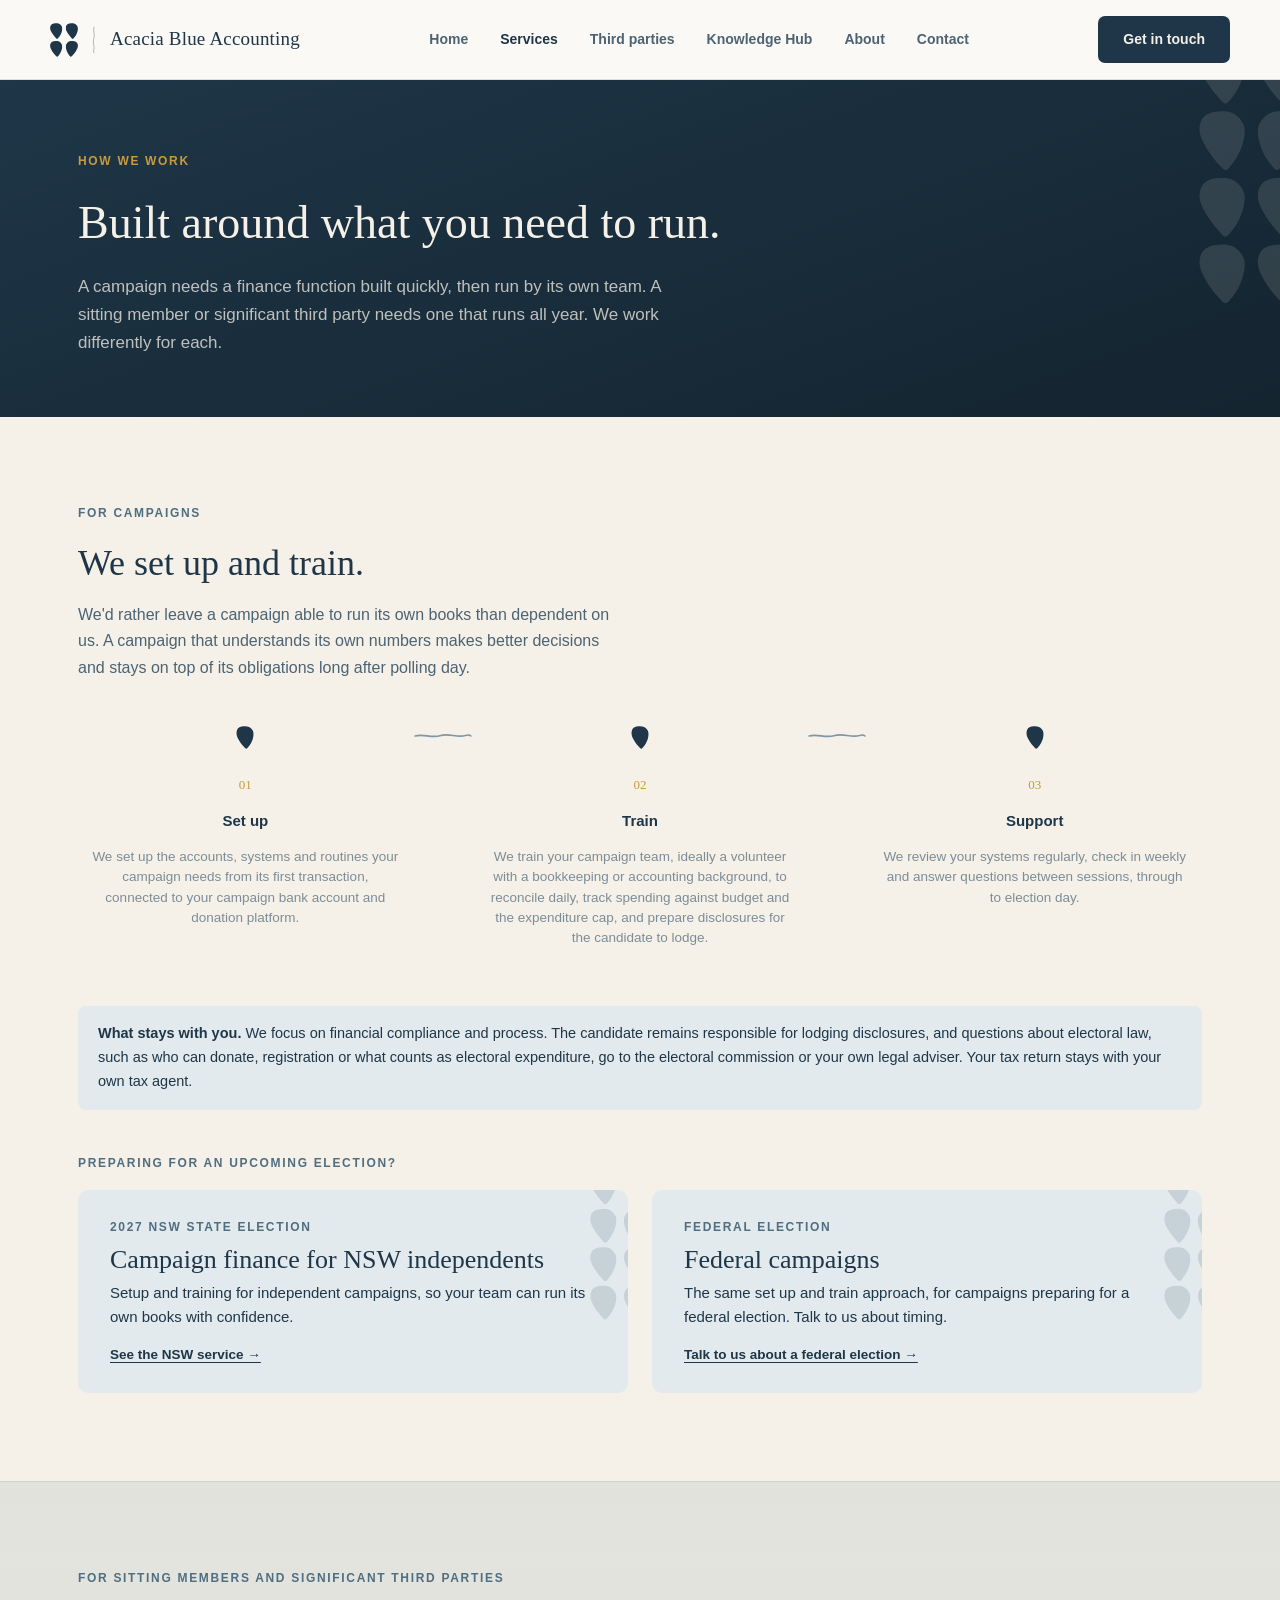
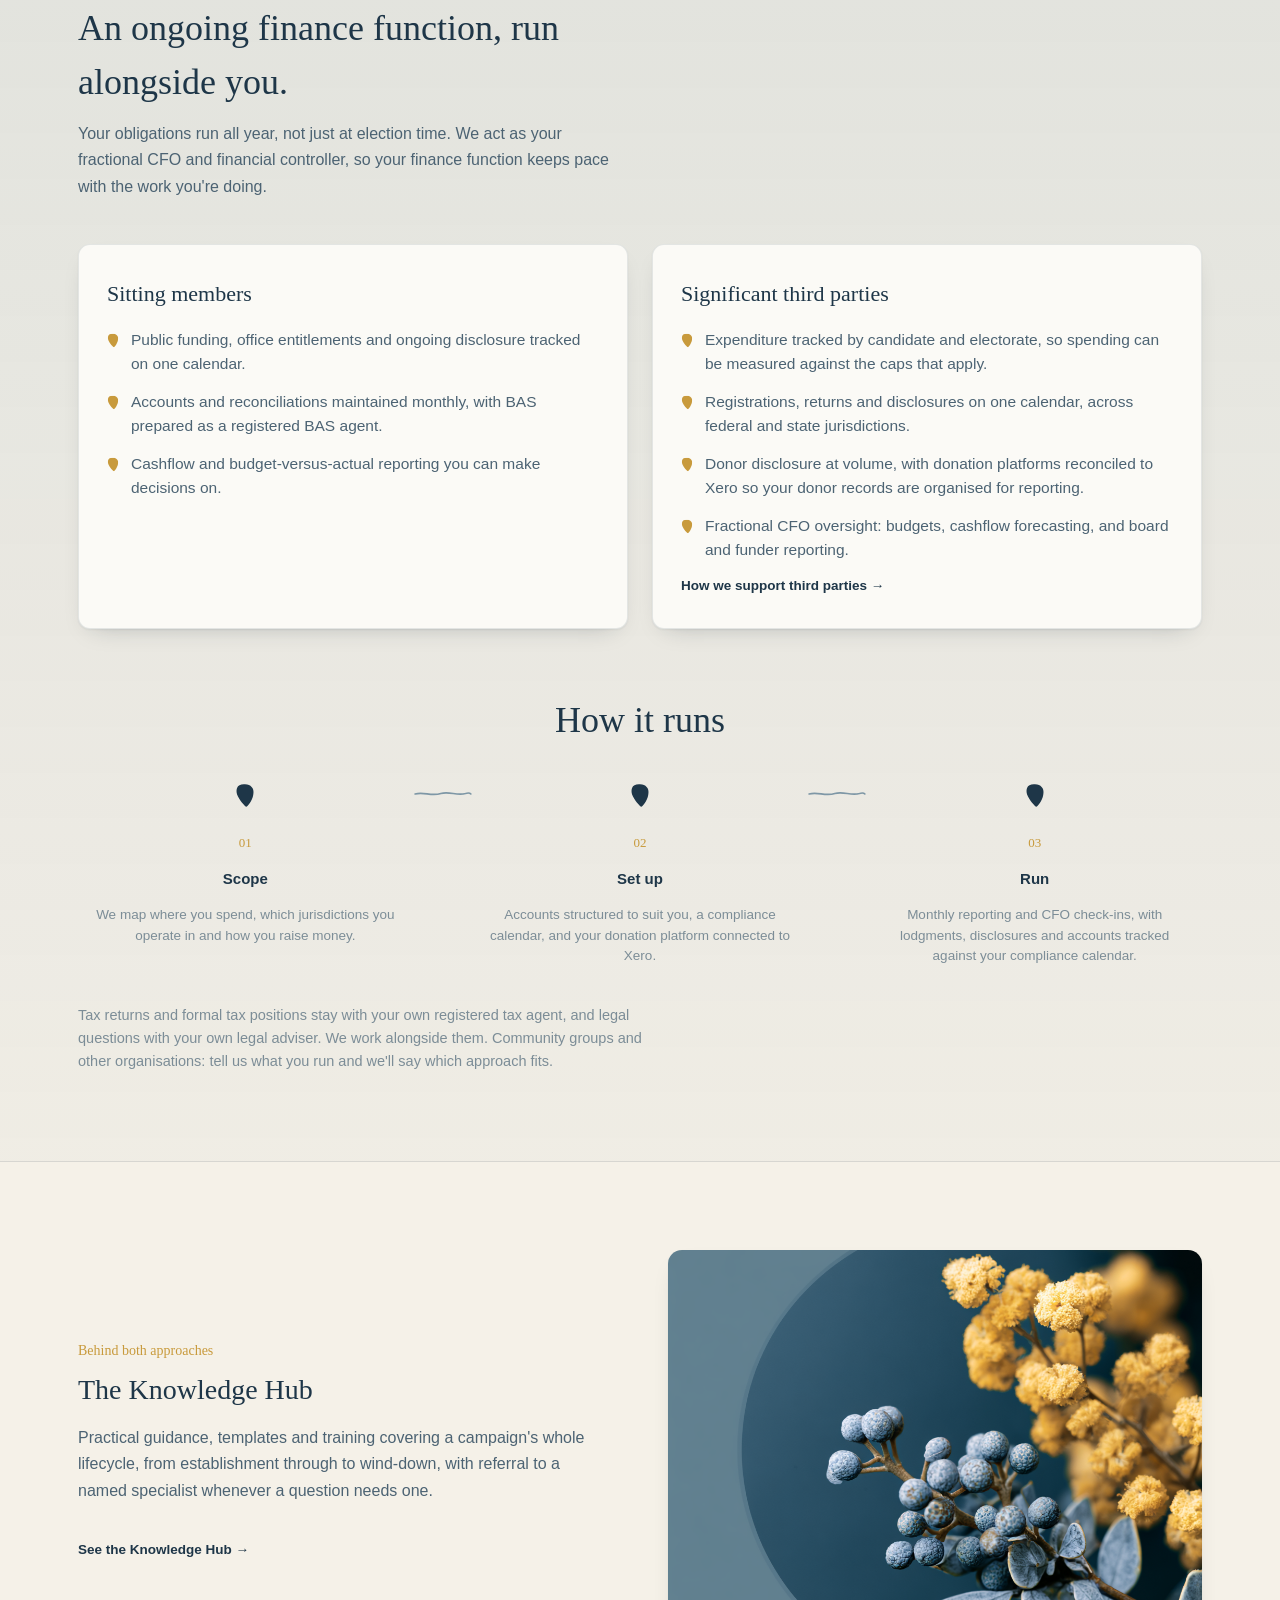
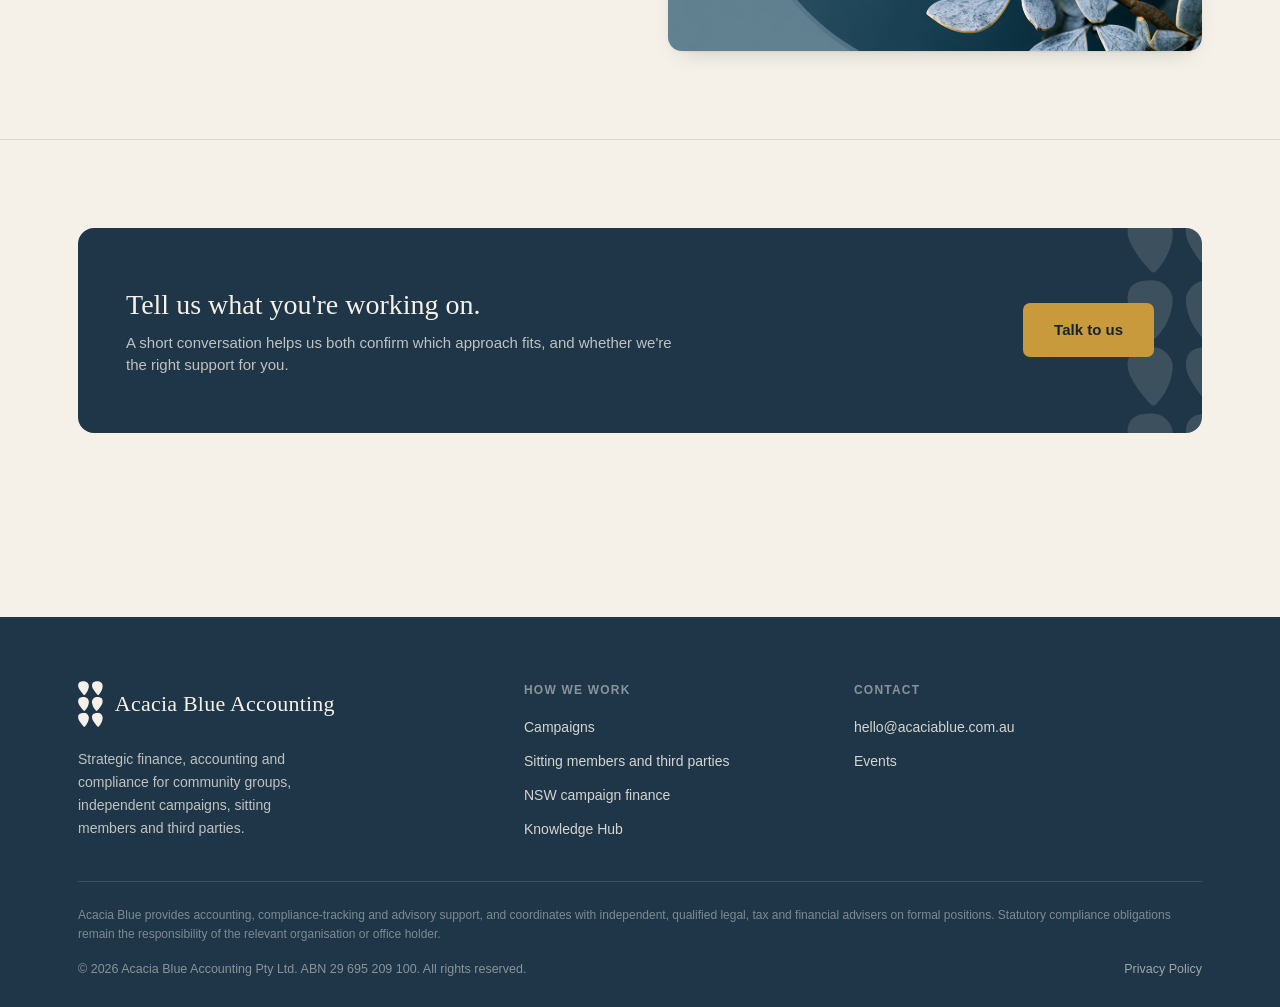
<file: services.html>
<!DOCTYPE html>
<html lang="en">
<head>
<meta charset="UTF-8">
<meta name="viewport" content="width=device-width, initial-scale=1.0">
<title>Services &middot; Acacia Blue Accounting</title>
<meta name="description" content="How Acacia Blue works: we set up and train campaigns to run their own finances, and run an ongoing finance function alongside sitting members and significant third parties.">
<link rel="icon" type="image/svg+xml" href="assets/img/favicon.svg">
<link rel="icon" type="image/png" href="assets/img/favicon-32.png">
<link rel="apple-touch-icon" href="assets/img/apple-touch-icon.png">
<link rel="stylesheet" href="assets/css/style.css">
</head>
<body>

<svg width="0" height="0" style="position:absolute" aria-hidden="true">
  <defs>
    <symbol id="petal" viewBox="-6 -6 112 142">
      <path d="M42.780,-5.831 c-22.772 1.040 -37.005 8.485 -43.300 22.717 -8.485 19.159 -4.379 38.975 13.959 68.042 10.674 16.915 21.458 30.600 35.034 44.559 10.182 10.510 12.481 9.580 28.903 -12.317 12.590 -16.696 21.568 -36.950 25.509 -57.696 4.106 -21.349 1.642 -33.392 -9.580 -46.803 -12.645 -15.108 -24.962 -19.652 -50.525 -18.502Z"/>
    </symbol>
    <symbol id="petal-b" viewBox="-6 -6 112 142">
      <path d="M42.780,-5.831 c-22.772 1.040 -37.005 8.485 -43.300 22.717 -8.485 19.159 -4.379 38.975 13.959 68.042 10.674 16.915 21.458 30.600 35.034 44.559 10.182 10.510 12.481 9.580 28.903 -12.317 12.590 -16.696 21.568 -36.950 25.509 -57.696 4.106 -21.349 1.642 -33.392 -9.580 -46.803 -12.645 -15.108 -24.962 -19.652 -50.525 -18.502Z"/>
    </symbol>
    <symbol id="petal-c" viewBox="-6 -6 112 142">
      <path d="M42.780,-5.831 c-22.772 1.040 -37.005 8.485 -43.300 22.717 -8.485 19.159 -4.379 38.975 13.959 68.042 10.674 16.915 21.458 30.600 35.034 44.559 10.182 10.510 12.481 9.580 28.903 -12.317 12.590 -16.696 21.568 -36.950 25.509 -57.696 4.106 -21.349 1.642 -33.392 -9.580 -46.803 -12.645 -15.108 -24.962 -19.652 -50.525 -18.502Z"/>
    </symbol>
    <symbol id="petal-c2" viewBox="-6 -6 112 142">
      <path d="M42.780,-5.831 c-22.772 1.040 -37.005 8.485 -43.300 22.717 -8.485 19.159 -4.379 38.975 13.959 68.042 10.674 16.915 21.458 30.600 35.034 44.559 10.182 10.510 12.481 9.580 28.903 -12.317 12.590 -16.696 21.568 -36.950 25.509 -57.696 4.106 -21.349 1.642 -33.392 -9.580 -46.803 -12.645 -15.108 -24.962 -19.652 -50.525 -18.502Z"/>
    </symbol>
    <symbol id="petal-flat" viewBox="-6 -6 112 142">
      <path d="M42.780,-5.831 c-22.772 1.040 -37.005 8.485 -43.300 22.717 -8.485 19.159 -4.379 38.975 13.959 68.042 10.674 16.915 21.458 30.600 35.034 44.559 10.182 10.510 12.481 9.580 28.903 -12.317 12.590 -16.696 21.568 -36.950 25.509 -57.696 4.106 -21.349 1.642 -33.392 -9.580 -46.803 -12.645 -15.108 -24.962 -19.652 -50.525 -18.502Z"/>
    </symbol>
    <symbol id="petal-b-flat" viewBox="-6 -6 112 142">
      <path d="M42.780,-5.831 c-22.772 1.040 -37.005 8.485 -43.300 22.717 -8.485 19.159 -4.379 38.975 13.959 68.042 10.674 16.915 21.458 30.600 35.034 44.559 10.182 10.510 12.481 9.580 28.903 -12.317 12.590 -16.696 21.568 -36.950 25.509 -57.696 4.106 -21.349 1.642 -33.392 -9.580 -46.803 -12.645 -15.108 -24.962 -19.652 -50.525 -18.502Z"/>
    </symbol>
    <symbol id="petal-c-flat" viewBox="-6 -6 112 142">
      <path d="M42.780,-5.831 c-22.772 1.040 -37.005 8.485 -43.300 22.717 -8.485 19.159 -4.379 38.975 13.959 68.042 10.674 16.915 21.458 30.600 35.034 44.559 10.182 10.510 12.481 9.580 28.903 -12.317 12.590 -16.696 21.568 -36.950 25.509 -57.696 4.106 -21.349 1.642 -33.392 -9.580 -46.803 -12.645 -15.108 -24.962 -19.652 -50.525 -18.502Z"/>
    </symbol>
    <symbol id="petal-c2-flat" viewBox="-6 -6 112 142">
      <path d="M42.780,-5.831 c-22.772 1.040 -37.005 8.485 -43.300 22.717 -8.485 19.159 -4.379 38.975 13.959 68.042 10.674 16.915 21.458 30.600 35.034 44.559 10.182 10.510 12.481 9.580 28.903 -12.317 12.590 -16.696 21.568 -36.950 25.509 -57.696 4.106 -21.349 1.642 -33.392 -9.580 -46.803 -12.645 -15.108 -24.962 -19.652 -50.525 -18.502Z"/>
    </symbol>
    <symbol id="divider-organic" viewBox="0 0 14 56">
      <path d="M7,2 C4.5,10 9.5,17 6.5,26 C4,34 9,41 6.5,49 C5.3,52.5 7,54 7,54" fill="none" stroke="currentColor" stroke-width="1.6" stroke-linecap="round"/>
    </symbol>
    <symbol id="divider-organic-h" viewBox="0 0 56 14">
      <path d="M2,7 C10,4.5 17,9.5 26,6.5 C34,4 41,9 49,6.5 C52.5,5.3 54,7 54,7" fill="none" stroke="currentColor" stroke-width="1.6" stroke-linecap="round"/>
    </symbol>
  </defs>
</svg>

<header class="site-header">
  <div class="container nav-row">
    <a class="brand-lockup" href="index.html">
      <svg class="mark mark-compact" viewBox="0 0 226 274" fill="currentColor" aria-hidden="true">
        <use href="#petal" width="100" height="130" x="0" y="0"/><use href="#petal-b" width="100" height="130" x="126" y="0"/>
        <use href="#petal-c" width="100" height="130" x="0" y="144"/><use href="#petal" width="100" height="130" x="126" y="144" transform="translate(352,0) scale(-1,1)"/>
      </svg>
      <svg class="divider" viewBox="0 0 14 56" preserveAspectRatio="none"><use href="#divider-organic"/></svg>
      <span class="word">Acacia Blue Accounting</span>
    </a>
    <nav class="nav-links" id="nav-links">
      <a href="index.html">Home</a>
      <a href="services.html" aria-current="page">Services</a>
      <a href="third-parties.html">Third parties</a>
      <a href="knowledge-hub.html">Knowledge Hub</a>
      <a href="about.html">About</a>
      <a href="contact.html">Contact</a>
    </nav>
    <div class="nav-actions">
      <a class="btn btn-primary" href="contact.html">Get in touch</a>
      <button class="nav-toggle" aria-label="Toggle menu" aria-expanded="false"><span></span><span></span><span></span></button>
    </div>
  </div>
</header>

<section class="page-hero">
      <svg class="ph-watermark mark" viewBox="0 0 226 562" fill="currentColor" aria-hidden="true">
        <use href="#petal-flat" width="100" height="130" x="0" y="0"/><use href="#petal-b-flat" width="100" height="130" x="126" y="0"/>
        <use href="#petal-c-flat" width="100" height="130" x="0" y="144"/><use href="#petal-flat" width="100" height="130" x="126" y="144" transform="translate(352,0) scale(-1,1)"/>
        <use href="#petal-b-flat" width="100" height="130" x="0" y="288"/><use href="#petal-c2-flat" width="100" height="130" x="126" y="288"/>
        <use href="#petal-flat" width="100" height="130" x="0" y="432"/><use href="#petal-b-flat" width="100" height="130" x="126" y="432"/>
      </svg>
  <div class="container">
    <p class="eyebrow">How we work</p>
    <h1 class="serif">Built around what you need to run.</h1>
    <p class="dek">A campaign needs a finance function built quickly, then run by its own team. A sitting member or significant third party needs one that runs all year. We work differently for each.</p>
  </div>
</section>

<section class="section" id="campaigns">
  <div class="container">
    <div class="sec-head">
      <p class="eyebrow">For campaigns</p>
      <h2 class="serif">We set up and train.</h2>
      <p>We'd rather leave a campaign able to run its own books than dependent on us. A campaign that understands its own numbers makes better decisions and stays on top of its obligations long after polling day.</p>
    </div>
    <div class="stepper">
      <div class="step">
        <svg viewBox="-6 -6 112 142" fill="currentColor" aria-hidden="true"><use href="#petal" width="100" height="130"/></svg>
        <div><p class="st-num serif">01</p><p class="st-label">Set up</p><p class="st-desc">We set up the accounts, systems and routines your campaign needs from its first transaction, connected to your campaign bank account and donation platform.</p></div>
      </div>
      <svg class="st-line" viewBox="0 0 56 14" preserveAspectRatio="none"><use href="#divider-organic-h"/></svg>
      <div class="step">
        <svg viewBox="-6 -6 112 142" fill="currentColor" aria-hidden="true"><use href="#petal" width="100" height="130"/></svg>
        <div><p class="st-num serif">02</p><p class="st-label">Train</p><p class="st-desc">We train your campaign team, ideally a volunteer with a bookkeeping or accounting background, to reconcile daily, track spending against budget and the expenditure cap, and prepare disclosures for the candidate to lodge.</p></div>
      </div>
      <svg class="st-line" viewBox="0 0 56 14" preserveAspectRatio="none"><use href="#divider-organic-h"/></svg>
      <div class="step">
        <svg viewBox="-6 -6 112 142" fill="currentColor" aria-hidden="true"><use href="#petal" width="100" height="130"/></svg>
        <div><p class="st-num serif">03</p><p class="st-label">Support</p><p class="st-desc">We review your systems regularly, check in weekly and answer questions between sessions, through to election day.</p></div>
      </div>
    </div>
    <div class="notice-panel" style="margin-top:44px;">
      <p><strong>What stays with you.</strong> We focus on financial compliance and process. The candidate remains responsible for lodging disclosures, and questions about electoral law, such as who can donate, registration or what counts as electoral expenditure, go to the electoral commission or your own legal adviser. Your tax return stays with your own tax agent.</p>
    </div>
    <p class="eyebrow" style="margin-top:44px;">Preparing for an upcoming election?</p>
    <!-- Election panels. Review after the end of January 2027, when the homepage NSW panel is replaced with the AEC offering. -->
    <div class="election-row">
      <div class="accent-panel">
        <svg class="ap-mark mark" viewBox="0 0 226 562" fill="currentColor" aria-hidden="true">
        <use href="#petal-flat" width="100" height="130" x="0" y="0"/><use href="#petal-b-flat" width="100" height="130" x="126" y="0"/>
        <use href="#petal-c-flat" width="100" height="130" x="0" y="144"/><use href="#petal-flat" width="100" height="130" x="126" y="144" transform="translate(352,0) scale(-1,1)"/>
        <use href="#petal-b-flat" width="100" height="130" x="0" y="288"/><use href="#petal-c2-flat" width="100" height="130" x="126" y="288"/>
        <use href="#petal-flat" width="100" height="130" x="0" y="432"/><use href="#petal-b-flat" width="100" height="130" x="126" y="432"/>
      </svg>
        <div class="ap-body">
          <p class="ap-eyebrow">2027 NSW State Election</p>
          <h3 class="serif">Campaign finance for NSW independents</h3>
          <p class="ap-text">Setup and training for independent campaigns, so your team can run its own books with confidence.</p>
        </div>
        <a class="ap-link" href="nsw-campaign-finance.html">See the NSW service &rarr;</a>
      </div>
      <div class="accent-panel">
        <svg class="ap-mark mark" viewBox="0 0 226 562" fill="currentColor" aria-hidden="true">
        <use href="#petal-flat" width="100" height="130" x="0" y="0"/><use href="#petal-b-flat" width="100" height="130" x="126" y="0"/>
        <use href="#petal-c-flat" width="100" height="130" x="0" y="144"/><use href="#petal-flat" width="100" height="130" x="126" y="144" transform="translate(352,0) scale(-1,1)"/>
        <use href="#petal-b-flat" width="100" height="130" x="0" y="288"/><use href="#petal-c2-flat" width="100" height="130" x="126" y="288"/>
        <use href="#petal-flat" width="100" height="130" x="0" y="432"/><use href="#petal-b-flat" width="100" height="130" x="126" y="432"/>
      </svg>
        <div class="ap-body">
          <p class="ap-eyebrow">Federal election</p>
          <h3 class="serif">Federal campaigns</h3>
          <p class="ap-text">The same set up and train approach, for campaigns preparing for a federal election. Talk to us about timing.</p>
        </div>
        <a class="ap-link" href="contact.html">Talk to us about a federal election &rarr;</a>
      </div>
    </div>
  </div>
</section>

<section class="section section-border-top section-slate" id="ongoing">
  <div class="container">
    <div class="sec-head">
      <p class="eyebrow">For sitting members and significant third parties</p>
      <h2 class="serif">An ongoing finance function, run alongside you.</h2>
      <p>Your obligations run all year, not just at election time. We act as your fractional CFO and financial controller, so your finance function keeps pace with the work you're doing.</p>
    </div>
    <div class="fit-grid">
      <div class="pillar-card">
        <h3 class="serif">Sitting members</h3>
        <ul class="leaf-list">
          <li><svg viewBox="-6 -6 112 142" fill="currentColor" aria-hidden="true"><use href="#petal" width="100" height="130"/></svg><span>Public funding, office entitlements and ongoing disclosure tracked on one calendar.</span></li>
          <li><svg viewBox="-6 -6 112 142" fill="currentColor" aria-hidden="true"><use href="#petal" width="100" height="130"/></svg><span>Accounts and reconciliations maintained monthly, with BAS prepared as a registered BAS agent.</span></li>
          <li><svg viewBox="-6 -6 112 142" fill="currentColor" aria-hidden="true"><use href="#petal" width="100" height="130"/></svg><span>Cashflow and budget-versus-actual reporting you can make decisions on.</span></li>
        </ul>
      </div>
      <div class="pillar-card">
        <h3 class="serif">Significant third parties</h3>
        <ul class="leaf-list">
          <li><svg viewBox="-6 -6 112 142" fill="currentColor" aria-hidden="true"><use href="#petal" width="100" height="130"/></svg><span>Expenditure tracked by candidate and electorate, so spending can be measured against the caps that apply.</span></li>
          <li><svg viewBox="-6 -6 112 142" fill="currentColor" aria-hidden="true"><use href="#petal" width="100" height="130"/></svg><span>Registrations, returns and disclosures on one calendar, across federal and state jurisdictions.</span></li>
          <li><svg viewBox="-6 -6 112 142" fill="currentColor" aria-hidden="true"><use href="#petal" width="100" height="130"/></svg><span>Donor disclosure at volume, with donation platforms reconciled to Xero so your donor records are organised for reporting.</span></li>
          <li><svg viewBox="-6 -6 112 142" fill="currentColor" aria-hidden="true"><use href="#petal" width="100" height="130"/></svg><span>Fractional CFO oversight: budgets, cashflow forecasting, and board and funder reporting.</span></li>
        </ul>
        <a class="pc-link" href="third-parties.html">How we support third parties &rarr;</a>
      </div>
    </div>
    <div class="sec-head center" style="margin:64px auto 36px;">
      <h2 class="serif">How it runs</h2>
    </div>
    <div class="stepper">
      <div class="step">
        <svg viewBox="-6 -6 112 142" fill="currentColor" aria-hidden="true"><use href="#petal" width="100" height="130"/></svg>
        <div><p class="st-num serif">01</p><p class="st-label">Scope</p><p class="st-desc">We map where you spend, which jurisdictions you operate in and how you raise money.</p></div>
      </div>
      <svg class="st-line" viewBox="0 0 56 14" preserveAspectRatio="none"><use href="#divider-organic-h"/></svg>
      <div class="step">
        <svg viewBox="-6 -6 112 142" fill="currentColor" aria-hidden="true"><use href="#petal" width="100" height="130"/></svg>
        <div><p class="st-num serif">02</p><p class="st-label">Set up</p><p class="st-desc">Accounts structured to suit you, a compliance calendar, and your donation platform connected to Xero.</p></div>
      </div>
      <svg class="st-line" viewBox="0 0 56 14" preserveAspectRatio="none"><use href="#divider-organic-h"/></svg>
      <div class="step">
        <svg viewBox="-6 -6 112 142" fill="currentColor" aria-hidden="true"><use href="#petal" width="100" height="130"/></svg>
        <div><p class="st-num serif">03</p><p class="st-label">Run</p><p class="st-desc">Monthly reporting and CFO check-ins, with lodgments, disclosures and accounts tracked against your compliance calendar.</p></div>
      </div>
    </div>
    <p class="fit-note">Tax returns and formal tax positions stay with your own registered tax agent, and legal questions with your own legal adviser. We work alongside them. Community groups and other organisations: tell us what you run and we'll say which approach fits.</p>
  </div>
</section>

<section class="section section-border-top" id="knowledge-hub">
  <div class="container">
    <div class="feature-row">
      <div>
        <p class="fr-eyebrow serif">Behind both approaches</p>
        <h3 class="serif">The Knowledge Hub</h3>
        <p class="fr-lede">Practical guidance, templates and training covering a campaign's whole lifecycle, from establishment through to wind-down, with referral to a named specialist whenever a question needs one.</p>
        <a class="audience-link" href="knowledge-hub.html">See the Knowledge Hub &rarr;</a>
      </div>
      <div class="fr-photo">
        <img src="assets/img/blossom-berries-detail.png" alt="Close detail of golden wattle blossom beside navy berries">
      </div>
    </div>
  </div>
</section>

<section class="section section-border-top">
  <div class="container">
    <div class="cta-band">
      <svg class="cb-watermark mark" viewBox="0 0 226 562" fill="currentColor" aria-hidden="true">
        <use href="#petal-flat" width="100" height="130" x="0" y="0"/><use href="#petal-b-flat" width="100" height="130" x="126" y="0"/>
        <use href="#petal-c-flat" width="100" height="130" x="0" y="144"/><use href="#petal-flat" width="100" height="130" x="126" y="144" transform="translate(352,0) scale(-1,1)"/>
        <use href="#petal-b-flat" width="100" height="130" x="0" y="288"/><use href="#petal-c2-flat" width="100" height="130" x="126" y="288"/>
        <use href="#petal-flat" width="100" height="130" x="0" y="432"/><use href="#petal-b-flat" width="100" height="130" x="126" y="432"/>
      </svg>
      <div class="cb-content">
        <div>
          <h3 class="serif">Tell us what you're working on.</h3>
          <p>A short conversation helps us both confirm which approach fits, and whether we're the right support for you.</p>
        </div>
        <a class="btn btn-on-dark btn-lg" href="contact.html">Talk to us</a>
      </div>
    </div>
  </div>
</section>

<footer class="site-footer">
  <div class="container">
    <div class="footer-grid">
      <div class="footer-col">
        <a class="brand-lockup footer-mark on-dark" href="index.html">
          <svg class="mark mark-signature" viewBox="0 0 226 418" fill="currentColor" aria-hidden="true">
            <use href="#petal" width="100" height="130" x="0" y="0"/><use href="#petal-b" width="100" height="130" x="126" y="0"/>
            <use href="#petal-c" width="100" height="130" x="0" y="144"/><use href="#petal" width="100" height="130" x="126" y="144" transform="translate(352,0) scale(-1,1)"/>
            <use href="#petal-b" width="100" height="130" x="0" y="288"/><use href="#petal-c2" width="100" height="130" x="126" y="288"/>
          </svg>
          <span class="word">Acacia Blue Accounting</span>
        </a>
        <p>Strategic finance, accounting and compliance for community groups, independent campaigns, sitting members and third parties.</p>
      </div>
      <div class="footer-col">
        <h5>How we work</h5>
        <ul>
          <li><a href="services.html#campaigns">Campaigns</a></li>
          <li><a href="services.html#ongoing">Sitting members and third parties</a></li>
          <li><a href="nsw-campaign-finance.html">NSW campaign finance</a></li>
          <li><a href="knowledge-hub.html">Knowledge Hub</a></li>
        </ul>
      </div>
      <div class="footer-col">
        <h5>Contact</h5>
        <ul>
          <li><a href="mailto:hello@acaciablue.com.au">hello@acaciablue.com.au</a></li>
          <li><a href="events.html">Events</a></li>
        </ul>
      </div>
    </div>
    <div class="footer-bottom">
      <p class="footer-legal">Acacia Blue provides accounting, compliance-tracking and advisory support, and coordinates with independent, qualified legal, tax and financial advisers on formal positions. Statutory compliance obligations remain the responsibility of the relevant organisation or office holder.</p>
      <div class="footer-bottom-row">
        <span>&copy; 2026 Acacia Blue Accounting Pty Ltd. ABN 29 695 209 100. All rights reserved.</span>
        <a href="privacy-policy.html">Privacy Policy</a>
      </div>
    </div>
  </div>
</footer>

<script src="assets/js/main.js"></script>
</body>
</html>
</file>
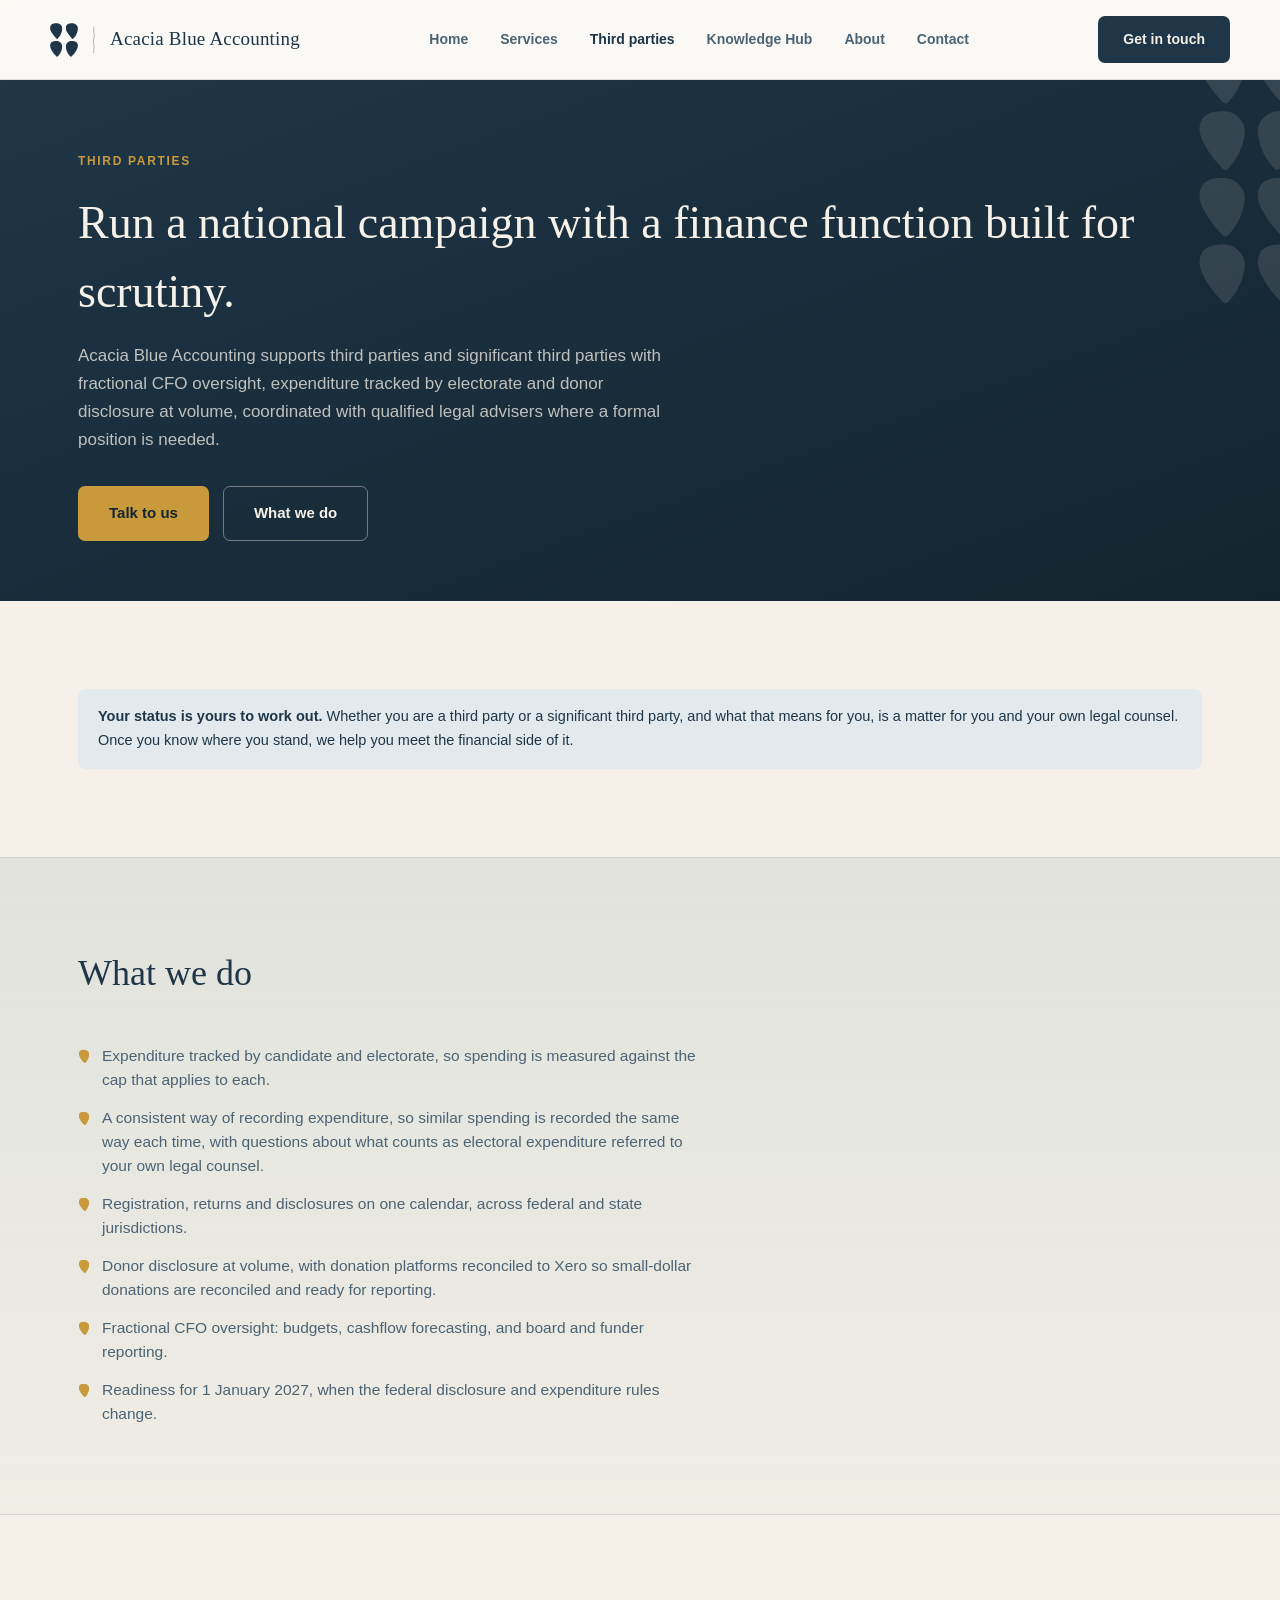
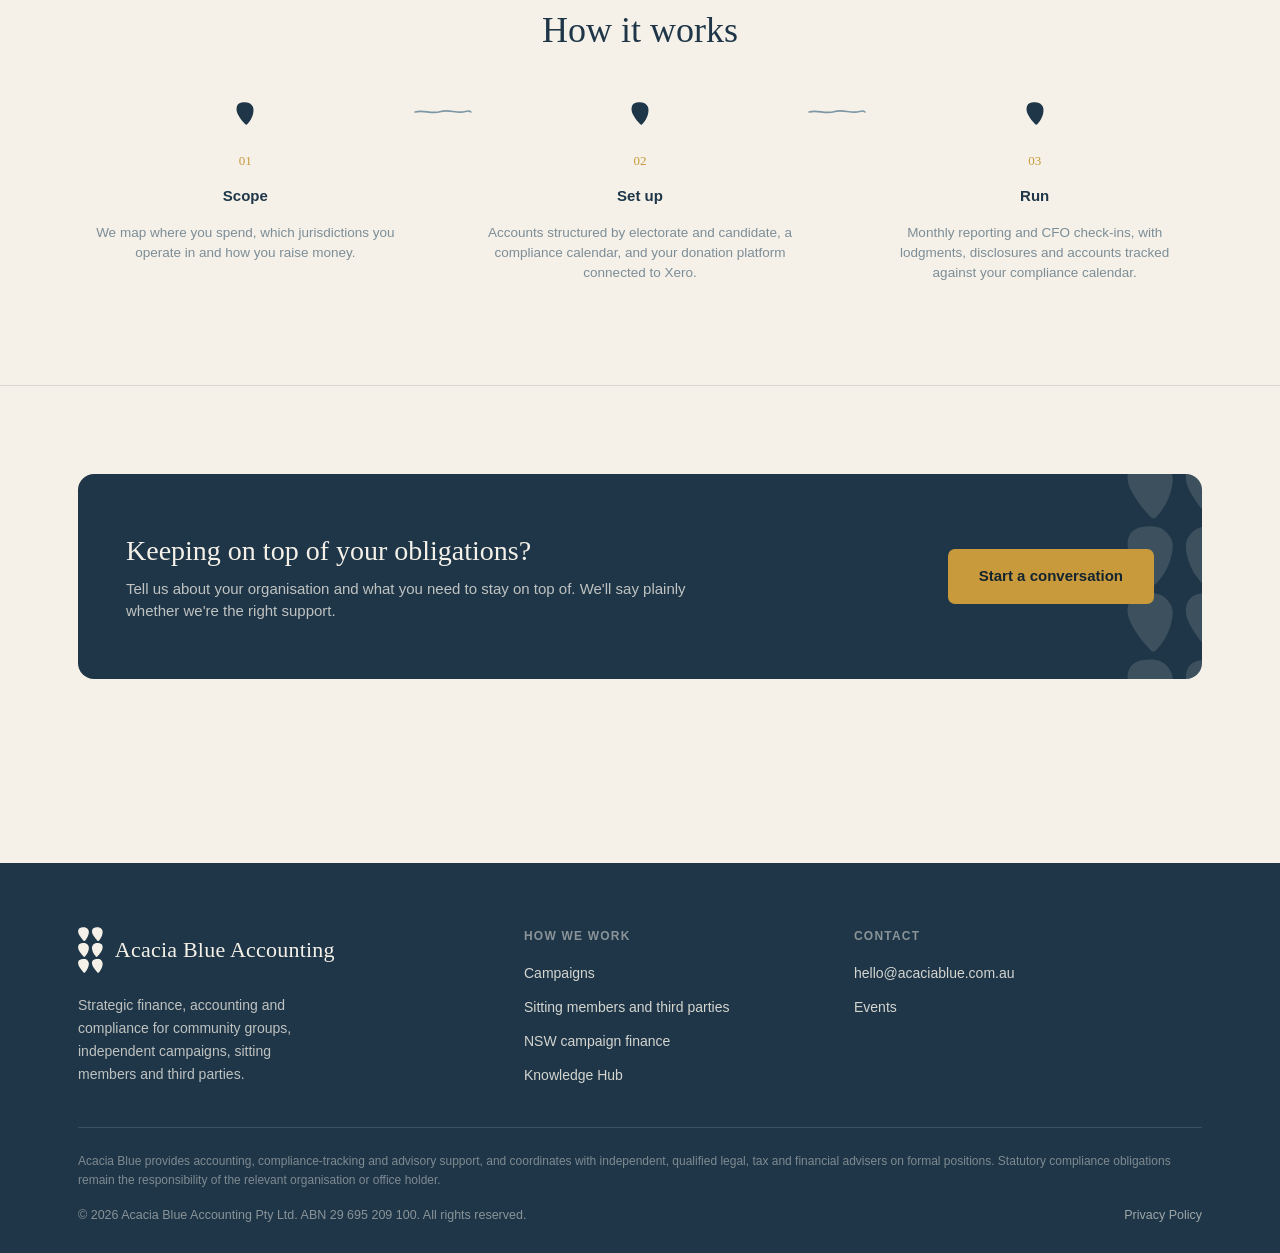
<file: third-parties.html>
<!DOCTYPE html>
<html lang="en">
<head>
<meta charset="UTF-8">
<meta name="viewport" content="width=device-width, initial-scale=1.0">
<title>Third parties and significant third parties &middot; Acacia Blue Accounting</title>
<meta name="description" content="Fractional CFO oversight, electorate-level expenditure tracking and donor disclosure at volume for third parties and significant third parties.">
<link rel="icon" type="image/svg+xml" href="assets/img/favicon.svg">
<link rel="icon" type="image/png" href="assets/img/favicon-32.png">
<link rel="apple-touch-icon" href="assets/img/apple-touch-icon.png">
<link rel="stylesheet" href="assets/css/style.css">
</head>
<body>

<svg width="0" height="0" style="position:absolute" aria-hidden="true">
  <defs>
    <symbol id="petal" viewBox="-6 -6 112 142">
      <path d="M42.780,-5.831 c-22.772 1.040 -37.005 8.485 -43.300 22.717 -8.485 19.159 -4.379 38.975 13.959 68.042 10.674 16.915 21.458 30.600 35.034 44.559 10.182 10.510 12.481 9.580 28.903 -12.317 12.590 -16.696 21.568 -36.950 25.509 -57.696 4.106 -21.349 1.642 -33.392 -9.580 -46.803 -12.645 -15.108 -24.962 -19.652 -50.525 -18.502Z"/>
    </symbol>
    <symbol id="petal-b" viewBox="-6 -6 112 142">
      <path d="M42.780,-5.831 c-22.772 1.040 -37.005 8.485 -43.300 22.717 -8.485 19.159 -4.379 38.975 13.959 68.042 10.674 16.915 21.458 30.600 35.034 44.559 10.182 10.510 12.481 9.580 28.903 -12.317 12.590 -16.696 21.568 -36.950 25.509 -57.696 4.106 -21.349 1.642 -33.392 -9.580 -46.803 -12.645 -15.108 -24.962 -19.652 -50.525 -18.502Z"/>
    </symbol>
    <symbol id="petal-c" viewBox="-6 -6 112 142">
      <path d="M42.780,-5.831 c-22.772 1.040 -37.005 8.485 -43.300 22.717 -8.485 19.159 -4.379 38.975 13.959 68.042 10.674 16.915 21.458 30.600 35.034 44.559 10.182 10.510 12.481 9.580 28.903 -12.317 12.590 -16.696 21.568 -36.950 25.509 -57.696 4.106 -21.349 1.642 -33.392 -9.580 -46.803 -12.645 -15.108 -24.962 -19.652 -50.525 -18.502Z"/>
    </symbol>
    <symbol id="petal-c2" viewBox="-6 -6 112 142">
      <path d="M42.780,-5.831 c-22.772 1.040 -37.005 8.485 -43.300 22.717 -8.485 19.159 -4.379 38.975 13.959 68.042 10.674 16.915 21.458 30.600 35.034 44.559 10.182 10.510 12.481 9.580 28.903 -12.317 12.590 -16.696 21.568 -36.950 25.509 -57.696 4.106 -21.349 1.642 -33.392 -9.580 -46.803 -12.645 -15.108 -24.962 -19.652 -50.525 -18.502Z"/>
    </symbol>
    <symbol id="petal-flat" viewBox="-6 -6 112 142">
      <path d="M42.780,-5.831 c-22.772 1.040 -37.005 8.485 -43.300 22.717 -8.485 19.159 -4.379 38.975 13.959 68.042 10.674 16.915 21.458 30.600 35.034 44.559 10.182 10.510 12.481 9.580 28.903 -12.317 12.590 -16.696 21.568 -36.950 25.509 -57.696 4.106 -21.349 1.642 -33.392 -9.580 -46.803 -12.645 -15.108 -24.962 -19.652 -50.525 -18.502Z"/>
    </symbol>
    <symbol id="petal-b-flat" viewBox="-6 -6 112 142">
      <path d="M42.780,-5.831 c-22.772 1.040 -37.005 8.485 -43.300 22.717 -8.485 19.159 -4.379 38.975 13.959 68.042 10.674 16.915 21.458 30.600 35.034 44.559 10.182 10.510 12.481 9.580 28.903 -12.317 12.590 -16.696 21.568 -36.950 25.509 -57.696 4.106 -21.349 1.642 -33.392 -9.580 -46.803 -12.645 -15.108 -24.962 -19.652 -50.525 -18.502Z"/>
    </symbol>
    <symbol id="petal-c-flat" viewBox="-6 -6 112 142">
      <path d="M42.780,-5.831 c-22.772 1.040 -37.005 8.485 -43.300 22.717 -8.485 19.159 -4.379 38.975 13.959 68.042 10.674 16.915 21.458 30.600 35.034 44.559 10.182 10.510 12.481 9.580 28.903 -12.317 12.590 -16.696 21.568 -36.950 25.509 -57.696 4.106 -21.349 1.642 -33.392 -9.580 -46.803 -12.645 -15.108 -24.962 -19.652 -50.525 -18.502Z"/>
    </symbol>
    <symbol id="petal-c2-flat" viewBox="-6 -6 112 142">
      <path d="M42.780,-5.831 c-22.772 1.040 -37.005 8.485 -43.300 22.717 -8.485 19.159 -4.379 38.975 13.959 68.042 10.674 16.915 21.458 30.600 35.034 44.559 10.182 10.510 12.481 9.580 28.903 -12.317 12.590 -16.696 21.568 -36.950 25.509 -57.696 4.106 -21.349 1.642 -33.392 -9.580 -46.803 -12.645 -15.108 -24.962 -19.652 -50.525 -18.502Z"/>
    </symbol>
    <symbol id="divider-organic" viewBox="0 0 14 56">
      <path d="M7,2 C4.5,10 9.5,17 6.5,26 C4,34 9,41 6.5,49 C5.3,52.5 7,54 7,54" fill="none" stroke="currentColor" stroke-width="1.6" stroke-linecap="round"/>
    </symbol>
    <symbol id="divider-organic-h" viewBox="0 0 56 14">
      <path d="M2,7 C10,4.5 17,9.5 26,6.5 C34,4 41,9 49,6.5 C52.5,5.3 54,7 54,7" fill="none" stroke="currentColor" stroke-width="1.6" stroke-linecap="round"/>
    </symbol>
  </defs>
</svg>

<header class="site-header">
  <div class="container nav-row">
    <a class="brand-lockup" href="index.html">
      <svg class="mark mark-compact" viewBox="0 0 226 274" fill="currentColor" aria-hidden="true">
        <use href="#petal" width="100" height="130" x="0" y="0"/><use href="#petal-b" width="100" height="130" x="126" y="0"/>
        <use href="#petal-c" width="100" height="130" x="0" y="144"/><use href="#petal" width="100" height="130" x="126" y="144" transform="translate(352,0) scale(-1,1)"/>
      </svg>
      <svg class="divider" viewBox="0 0 14 56" preserveAspectRatio="none"><use href="#divider-organic"/></svg>
      <span class="word">Acacia Blue Accounting</span>
    </a>
    <nav class="nav-links" id="nav-links">
      <a href="index.html">Home</a>
      <a href="services.html">Services</a>
      <a href="third-parties.html" aria-current="page">Third parties</a>
      <a href="knowledge-hub.html">Knowledge Hub</a>
      <a href="about.html">About</a>
      <a href="contact.html">Contact</a>
    </nav>
    <div class="nav-actions">
      <a class="btn btn-primary" href="contact.html">Get in touch</a>
      <button class="nav-toggle" aria-label="Toggle menu" aria-expanded="false"><span></span><span></span><span></span></button>
    </div>
  </div>
</header>

<section class="page-hero">
      <svg class="ph-watermark mark" viewBox="0 0 226 562" fill="currentColor" aria-hidden="true">
        <use href="#petal-flat" width="100" height="130" x="0" y="0"/><use href="#petal-b-flat" width="100" height="130" x="126" y="0"/>
        <use href="#petal-c-flat" width="100" height="130" x="0" y="144"/><use href="#petal-flat" width="100" height="130" x="126" y="144" transform="translate(352,0) scale(-1,1)"/>
        <use href="#petal-b-flat" width="100" height="130" x="0" y="288"/><use href="#petal-c2-flat" width="100" height="130" x="126" y="288"/>
        <use href="#petal-flat" width="100" height="130" x="0" y="432"/><use href="#petal-b-flat" width="100" height="130" x="126" y="432"/>
      </svg>
  <div class="container">
    <p class="eyebrow">Third parties</p>
    <h1 class="serif">Run a national campaign with a finance function built for scrutiny.</h1>
    <p class="dek">Acacia Blue Accounting supports third parties and significant third parties with fractional CFO oversight, expenditure tracked by electorate and donor disclosure at volume, coordinated with qualified legal advisers where a formal position is needed.</p>
    <div class="hero-actions">
      <a class="btn btn-on-dark btn-lg" href="contact.html">Talk to us</a>
      <a class="btn btn-ghost-on-dark btn-lg" href="#what-we-do">What we do</a>
    </div>
  </div>
</section>

<section class="section" id="your-status">
  <div class="container">
    <div class="notice-panel">
      <p><strong>Your status is yours to work out.</strong> Whether you are a third party or a significant third party, and what that means for you, is a matter for you and your own legal counsel. Once you know where you stand, we help you meet the financial side of it.</p>
    </div>
  </div>
</section>

<section class="section section-border-top section-slate" id="what-we-do">
  <div class="container">
    <div class="sec-head">
      <h2 class="serif">What we do</h2>
    </div>
    <ul class="leaf-list" style="max-width:70ch;">
          <li><svg viewBox="-6 -6 112 142" fill="currentColor" aria-hidden="true"><use href="#petal" width="100" height="130"/></svg><span>Expenditure tracked by candidate and electorate, so spending is measured against the cap that applies to each.</span></li>
          <li><svg viewBox="-6 -6 112 142" fill="currentColor" aria-hidden="true"><use href="#petal" width="100" height="130"/></svg><span>A consistent way of recording expenditure, so similar spending is recorded the same way each time, with questions about what counts as electoral expenditure referred to your own legal counsel.</span></li>
          <li><svg viewBox="-6 -6 112 142" fill="currentColor" aria-hidden="true"><use href="#petal" width="100" height="130"/></svg><span>Registration, returns and disclosures on one calendar, across federal and state jurisdictions.</span></li>
          <li><svg viewBox="-6 -6 112 142" fill="currentColor" aria-hidden="true"><use href="#petal" width="100" height="130"/></svg><span>Donor disclosure at volume, with donation platforms reconciled to Xero so small-dollar donations are reconciled and ready for reporting.</span></li>
          <li><svg viewBox="-6 -6 112 142" fill="currentColor" aria-hidden="true"><use href="#petal" width="100" height="130"/></svg><span>Fractional CFO oversight: budgets, cashflow forecasting, and board and funder reporting.</span></li>
          <li><svg viewBox="-6 -6 112 142" fill="currentColor" aria-hidden="true"><use href="#petal" width="100" height="130"/></svg><span>Readiness for 1 January 2027, when the federal disclosure and expenditure rules change.</span></li>
    </ul>
  </div>
</section>

<section class="section section-border-top">
  <div class="container">
    <div class="sec-head center" style="margin-left:auto;margin-right:auto;">
      <h2 class="serif">How it works</h2>
    </div>
    <div class="stepper">
      <div class="step">
        <svg viewBox="-6 -6 112 142" fill="currentColor" aria-hidden="true"><use href="#petal" width="100" height="130"/></svg>
        <div><p class="st-num serif">01</p><p class="st-label">Scope</p><p class="st-desc">We map where you spend, which jurisdictions you operate in and how you raise money.</p></div>
      </div>
      <svg class="st-line" viewBox="0 0 56 14" preserveAspectRatio="none"><use href="#divider-organic-h"/></svg>
      <div class="step">
        <svg viewBox="-6 -6 112 142" fill="currentColor" aria-hidden="true"><use href="#petal" width="100" height="130"/></svg>
        <div><p class="st-num serif">02</p><p class="st-label">Set up</p><p class="st-desc">Accounts structured by electorate and candidate, a compliance calendar, and your donation platform connected to Xero.</p></div>
      </div>
      <svg class="st-line" viewBox="0 0 56 14" preserveAspectRatio="none"><use href="#divider-organic-h"/></svg>
      <div class="step">
        <svg viewBox="-6 -6 112 142" fill="currentColor" aria-hidden="true"><use href="#petal" width="100" height="130"/></svg>
        <div><p class="st-num serif">03</p><p class="st-label">Run</p><p class="st-desc">Monthly reporting and CFO check-ins, with lodgments, disclosures and accounts tracked against your compliance calendar.</p></div>
      </div>
    </div>
  </div>
</section>

<section class="section section-border-top">
  <div class="container">
    <div class="cta-band">
      <svg class="cb-watermark mark" viewBox="0 0 226 562" fill="currentColor" aria-hidden="true">
        <use href="#petal-flat" width="100" height="130" x="0" y="0"/><use href="#petal-b-flat" width="100" height="130" x="126" y="0"/>
        <use href="#petal-c-flat" width="100" height="130" x="0" y="144"/><use href="#petal-flat" width="100" height="130" x="126" y="144" transform="translate(352,0) scale(-1,1)"/>
        <use href="#petal-b-flat" width="100" height="130" x="0" y="288"/><use href="#petal-c2-flat" width="100" height="130" x="126" y="288"/>
        <use href="#petal-flat" width="100" height="130" x="0" y="432"/><use href="#petal-b-flat" width="100" height="130" x="126" y="432"/>
      </svg>
      <div class="cb-content">
        <div>
          <h3 class="serif">Keeping on top of your obligations?</h3>
          <p>Tell us about your organisation and what you need to stay on top of. We'll say plainly whether we're the right support.</p>
        </div>
        <a class="btn btn-on-dark btn-lg" href="contact.html">Start a conversation</a>
      </div>
    </div>
  </div>
</section>

<footer class="site-footer">
  <div class="container">
    <div class="footer-grid">
      <div class="footer-col">
        <a class="brand-lockup footer-mark on-dark" href="index.html">
          <svg class="mark mark-signature" viewBox="0 0 226 418" fill="currentColor" aria-hidden="true">
            <use href="#petal" width="100" height="130" x="0" y="0"/><use href="#petal-b" width="100" height="130" x="126" y="0"/>
            <use href="#petal-c" width="100" height="130" x="0" y="144"/><use href="#petal" width="100" height="130" x="126" y="144" transform="translate(352,0) scale(-1,1)"/>
            <use href="#petal-b" width="100" height="130" x="0" y="288"/><use href="#petal-c2" width="100" height="130" x="126" y="288"/>
          </svg>
          <span class="word">Acacia Blue Accounting</span>
        </a>
        <p>Strategic finance, accounting and compliance for community groups, independent campaigns, sitting members and third parties.</p>
      </div>
      <div class="footer-col">
        <h5>How we work</h5>
        <ul>
          <li><a href="services.html#campaigns">Campaigns</a></li>
          <li><a href="services.html#ongoing">Sitting members and third parties</a></li>
          <li><a href="nsw-campaign-finance.html">NSW campaign finance</a></li>
          <li><a href="knowledge-hub.html">Knowledge Hub</a></li>
        </ul>
      </div>
      <div class="footer-col">
        <h5>Contact</h5>
        <ul>
          <li><a href="mailto:hello@acaciablue.com.au">hello@acaciablue.com.au</a></li>
          <li><a href="events.html">Events</a></li>
        </ul>
      </div>
    </div>
    <div class="footer-bottom">
      <p class="footer-legal">Acacia Blue provides accounting, compliance-tracking and advisory support, and coordinates with independent, qualified legal, tax and financial advisers on formal positions. Statutory compliance obligations remain the responsibility of the relevant organisation or office holder.</p>
      <div class="footer-bottom-row">
        <span>&copy; 2026 Acacia Blue Accounting Pty Ltd. ABN 29 695 209 100. All rights reserved.</span>
        <a href="privacy-policy.html">Privacy Policy</a>
      </div>
    </div>
  </div>
</footer>

<script src="assets/js/main.js"></script>
</body>
</html>
</file>
<file: assets/css/style.css>
/* Acacia Blue - site stylesheet
   Built from the hand-drawn brand guide (assets/brand-guide/acacia-blue-brand-guide-hand-drawn.html).
   Tokens, logo construction and component patterns below are drawn directly from that guide;
   keep this file in sync with it if the brand system changes. */

:root {
  --paper: #f5f1e8;
  --paper-raised: #fbfaf6;
  --navy: #1e3648;
  --navy-deep: #14242f;
  --gold: #c89a3c;
  --slate: #7e97a6;
  --grey: #c6cbce;
  --ink: #1e3648;
  --ink-soft: #4c6373;
  --ink-faint: #7c8d97;
  --line: rgba(30,54,72,0.14);
  --card-line: rgba(30,54,72,0.11);
  --shadow: 0 1px 2px rgba(20,36,47,0.06), 0 10px 24px -14px rgba(20,36,47,0.28);

  --display: "Iowan Old Style", "Palatino Linotype", "Book Antiqua", Palatino, Georgia, serif;
  --body-font: -apple-system, BlinkMacSystemFont, "Segoe UI", Roboto, Helvetica, Arial, sans-serif;
}

* { box-sizing: border-box; }
html { scroll-behavior: smooth; }
body {
  margin: 0;
  background: var(--paper);
  color: var(--ink);
  font-family: var(--body-font);
  -webkit-font-smoothing: antialiased;
  line-height: 1.5;
}
a { color: inherit; }
a:focus-visible, button:focus-visible, input:focus-visible, textarea:focus-visible, select:focus-visible {
  outline: 2px solid var(--gold); outline-offset: 2px;
}
img { max-width: 100%; display: block; }
.serif { font-family: var(--display); }

.container { max-width: 1180px; margin: 0 auto; padding: 0 28px; }
.section { padding: 88px 0; }
.section-tight { padding: 56px 0; }
.section-border-top { border-top: 1px solid var(--line); }

.eyebrow {
  font-size: 12px; letter-spacing: 0.14em; text-transform: uppercase;
  color: var(--gold); font-weight: 700; margin: 0 0 18px;
}

/* ---------- logo mark (six-leaflet, hand-drawn) ---------- */
.mark { width: auto; height: auto; display: block; }
.brand-lockup { display: inline-flex; align-items: center; gap: 12px; text-decoration: none; }
.brand-lockup .divider { width: 8px; height: 28px; color: rgba(30,54,72,0.4); flex: 0 0 auto; }
.brand-lockup .word { font-family: var(--display); font-size: 19px; color: var(--navy); letter-spacing: 0.01em; }
.brand-lockup.on-dark .word { color: var(--paper); }
.brand-lockup.on-dark .divider { color: rgba(245,241,232,0.5); }
.brand-lockup .mark-compact { height: 34px; color: var(--navy); }
.brand-lockup.on-dark .mark-compact { color: var(--paper); }
.brand-lockup.footer-mark .mark-signature { height: 46px; color: var(--paper); }
.brand-lockup.footer-mark .word { font-size: 22px; }

/* ---------- header / nav ---------- */
.site-header {
  position: sticky; top: 0; z-index: 40;
  background: rgba(251,250,246,0.92); backdrop-filter: blur(6px);
  border-bottom: 1px solid var(--line);
}
.nav-row { display: flex; align-items: center; justify-content: space-between; padding: 16px 0; }
.nav-links { display: flex; align-items: center; gap: 32px; }
.nav-links a {
  font-size: 14px; text-decoration: none; color: var(--ink-soft); font-weight: 600;
  transition: color 0.15s ease;
}
.nav-links a:hover, .nav-links a[aria-current="page"] { color: var(--navy); }
.nav-actions { display: flex; align-items: center; gap: 22px; }
.nav-toggle {
  display: none; background: none; border: none; cursor: pointer; padding: 6px;
  flex-direction: column; gap: 4px;
}
.nav-toggle span { width: 22px; height: 2px; background: var(--navy); display: block; }

@media (max-width: 820px) {
  .nav-links { position: absolute; top: 100%; left: 0; right: 0; background: var(--paper-raised);
    flex-direction: column; align-items: flex-start; gap: 0; border-bottom: 1px solid var(--line);
    box-shadow: var(--shadow); display: none; padding: 8px 28px 20px; }
  .nav-links.open { display: flex; }
  .nav-links a { padding: 12px 0; width: 100%; border-bottom: 1px solid var(--line); }
  .nav-actions .btn { display: none; }
  .nav-toggle { display: flex; }
}

/* ---------- buttons ---------- */
.btn {
  font-family: var(--body-font); font-size: 14px; font-weight: 600; padding: 12px 24px;
  border-radius: 7px; border: 1px solid transparent; cursor: pointer; text-decoration: none;
  display: inline-flex; align-items: center; gap: 8px; transition: opacity 0.15s ease, background 0.15s ease;
}
.btn-primary { background: var(--navy); color: var(--paper); }
.btn-primary:hover { opacity: 0.88; }
.btn-secondary { background: transparent; color: var(--navy); border-color: var(--navy); }
.btn-secondary:hover { background: rgba(30,54,72,0.06); }
.btn-on-dark { background: var(--gold); color: var(--navy-deep); }
.btn-on-dark:hover { opacity: 0.9; }
.btn-ghost-on-dark { background: transparent; color: var(--paper); border-color: rgba(245,241,232,0.4); }
.btn-ghost-on-dark:hover { border-color: var(--paper); }
.btn-lg { padding: 15px 30px; font-size: 15px; }
.btn[aria-disabled="true"] { opacity: 0.45; pointer-events: none; }

/* ---------- hero (home) ---------- */
.hero {
  position: relative; overflow: hidden; background: var(--navy);
}
.hero .hero-bg {
  position: absolute; inset: 0;
}
.hero .hero-content { position: relative; z-index: 1; padding: 120px 0 96px; max-width: 720px; }
.hero .dek { font-size: 19px; line-height: 1.6; color: rgba(245,241,232,0.82); max-width: 56ch; margin: 0 0 36px; }
.hero h1 {
  font-family: var(--display); font-weight: 400; color: var(--paper);
  font-size: clamp(38px, 6vw, 58px); line-height: 1.06; margin: 0 0 24px; letter-spacing: -0.01em;
}
.hero-actions { display: flex; gap: 14px; flex-wrap: wrap; }
@media (max-width: 820px) {
  .hero .hero-content { padding: 72px 20px 64px; }
  .hero h1 { font-size: 34px; line-height: 1.12; margin-bottom: 20px; }
  .hero .dek { font-size: 17px; margin-bottom: 28px; }
}

/* ---------- page hero (inner pages) ---------- */
.page-hero {
  position: relative; overflow: hidden;
  background: linear-gradient(160deg, var(--navy) 0%, var(--navy-deep) 100%);
  padding: 72px 0 60px;
}
.page-hero .container { position: relative; z-index: 1; }
.page-hero .ph-watermark { position: absolute; right: -24px; top: -36px; height: 260px; opacity: 0.12; color: var(--paper); }
.page-hero h1 { font-family: var(--display); font-weight: 400; font-size: clamp(32px, 5vw, 46px); margin: 0 0 16px; color: var(--paper); }
.page-hero .dek { font-size: 17px; line-height: 1.65; color: rgba(245,241,232,0.75); max-width: 62ch; margin: 0; }
.page-hero .hero-actions { margin-top: 32px; }

/* ---------- attribute chips ---------- */
.attr-row { display: flex; flex-wrap: wrap; gap: 12px; }
.attr-chip {
  font-size: 14px; padding: 10px 18px; border-radius: 100px;
  background: var(--navy); color: var(--paper); font-family: var(--display);
}

/* ---------- pillar cards ---------- */
.section-slate { background: linear-gradient(180deg, rgba(126,151,166,0.16) 0%, rgba(126,151,166,0.05) 100%); }
.pillar-grid { display: grid; grid-template-columns: repeat(3, 1fr); gap: 24px; }
.pillar-card {
  background: var(--paper-raised); border: 1px solid var(--card-line); border-radius: 12px;
  padding: 32px 28px; box-shadow: var(--shadow); display: flex; flex-direction: column; gap: 14px;
}
.pillar-card .pc-mark { height: 30px; color: var(--gold); }
.pillar-card h3 { font-family: var(--display); font-weight: 400; font-size: 22px; margin: 0; }
.pillar-card p { font-size: 14.5px; line-height: 1.65; color: var(--ink-soft); margin: 0; flex: 1; }
.pillar-card .pc-link { font-size: 13.5px; font-weight: 700; color: var(--navy); text-decoration: none; }
.pillar-card .pc-link:hover { text-decoration: underline; }

@media (max-width: 900px) { .pillar-grid { grid-template-columns: 1fr; } }

/* ---------- leaf list ---------- */
.leaf-list { list-style: none; margin: 0; padding: 0; display: flex; flex-direction: column; gap: 14px; }
.leaf-list li { display: flex; align-items: flex-start; gap: 12px; font-size: 15.5px; line-height: 1.55; color: var(--ink-soft); }
.leaf-list li svg { width: 12px; height: 15px; flex-shrink: 0; margin-top: 5px; color: var(--gold); }
.leaf-list li strong { color: var(--ink); }

/* ---------- section heads ---------- */
.sec-head { max-width: 62ch; margin-bottom: 44px; }
.sec-head h2 { font-family: var(--display); font-weight: 400; font-size: clamp(26px, 3.6vw, 36px); margin: 0 0 12px; }
.sec-head p { font-size: 16px; line-height: 1.65; color: var(--ink-soft); margin: 0; }
.sec-head.center { text-align: center; margin-left: auto; margin-right: auto; }

/* ---------- leaf divider ---------- */
.leaf-divider { display: flex; align-items: center; gap: 14px; margin: 0 0 56px; }
.leaf-divider .ld-line { flex: 1; height: 1px; background: var(--line); }
.leaf-divider .ld-leaves { display: flex; gap: 6px; }
.leaf-divider .ld-leaves svg { width: 12px; height: 15px; color: var(--gold); }

/* ---------- two-column feature rows (services page) ---------- */
.feature-row { display: grid; grid-template-columns: 1fr 1fr; gap: 56px; align-items: center; }
.feature-row.reverse { direction: rtl; }
.feature-row.reverse > * { direction: ltr; }
.feature-row .fr-photo { border-radius: 14px; overflow: hidden; box-shadow: var(--shadow); aspect-ratio: 4/3; }
.feature-row .fr-photo img { width: 100%; height: 100%; object-fit: cover; }
.feature-row .fr-eyebrow { font-family: var(--display); font-size: 14px; color: var(--gold); margin: 0 0 8px; }
.feature-row h3 { font-family: var(--display); font-weight: 400; font-size: 28px; margin: 0 0 14px; }
.feature-row > div > p.fr-lede { font-size: 16px; line-height: 1.65; color: var(--ink-soft); margin: 0 0 24px; }

@media (max-width: 900px) {
  .feature-row, .feature-row.reverse { grid-template-columns: 1fr; direction: ltr; }
}

/* ---------- stepper (how it works) ---------- */
.stepper { display: flex; align-items: flex-start; gap: 0; }
.stepper .step { display: flex; flex-direction: column; align-items: center; gap: 12px; flex: 1; text-align: center; padding: 0 12px; }
.stepper .step svg { width: 20px; height: 25px; color: var(--navy); }
.stepper .step .st-num { font-family: var(--display); font-size: 13px; color: var(--gold); }
.stepper .step .st-label { font-size: 15px; font-weight: 600; color: var(--navy); }
.stepper .step .st-desc { font-size: 13.5px; color: var(--ink-faint); line-height: 1.5; }
.stepper .st-line { flex: 0 0 auto; width: 60px; height: 14px; color: var(--slate); margin-top: 4px; }

@media (max-width: 760px) {
  .stepper { flex-direction: column; align-items: stretch; }
  .stepper .st-line { display: none; }
  .stepper .step { text-align: left; flex-direction: row; align-items: flex-start; padding: 14px 0; border-bottom: 1px solid var(--line); }
  .stepper .step > div { text-align: left; }
}

/* ---------- callout ---------- */
.callout {
  background: var(--paper-raised); border: 1px solid var(--card-line); border-left: 3px solid var(--gold);
  border-radius: 8px; padding: 22px 26px; display: flex; gap: 16px; align-items: flex-start;
}
.callout p { margin: 0; font-size: 14.5px; line-height: 1.65; color: var(--ink-soft); }
.callout strong { color: var(--ink); }

/* ---------- quote / mission statement ---------- */
.mission-statement {
  font-family: var(--display); font-weight: 400; font-size: clamp(24px, 3.2vw, 32px);
  line-height: 1.4; color: var(--navy); max-width: 46ch; margin: 0;
}

/* ---------- found grid (values) ---------- */
.found-grid { display: grid; grid-template-columns: repeat(2, 1fr); gap: 32px; }
.found-grid .fg-item h4 { font-size: 12px; letter-spacing: 0.1em; text-transform: uppercase; color: var(--gold); margin: 0 0 10px; }
.found-grid .fg-item p { font-size: 15px; line-height: 1.65; color: var(--ink-soft); margin: 0; }
@media (max-width: 760px) { .found-grid { grid-template-columns: 1fr; } }

/* ---------- CTA band ---------- */
.cta-band {
  position: relative; background: var(--navy); overflow: hidden; border-radius: 16px;
}
.cta-band .cb-watermark { position: absolute; right: -30px; bottom: -40px; height: 260px; opacity: 0.14; color: var(--paper); }
.cta-band .cb-content { position: relative; z-index: 1; padding: 56px 48px; display: flex; align-items: center; justify-content: space-between; gap: 32px; flex-wrap: wrap; }
.cta-band h3 { font-family: var(--display); font-weight: 400; color: var(--paper); font-size: 28px; margin: 0 0 6px; }
.cta-band p { color: rgba(245,241,232,0.75); margin: 0; font-size: 15px; }

/* ---------- footer ---------- */
.site-footer { background: var(--navy); color: rgba(245,241,232,0.75); padding: 64px 0 28px; margin-top: 96px; }
.footer-grid { display: grid; grid-template-columns: 1.4fr 1fr 1.2fr; gap: 40px; padding-bottom: 40px; border-bottom: 1px solid rgba(245,241,232,0.14); }
.footer-grid p { font-size: 14px; line-height: 1.65; margin: 14px 0 0; max-width: 32ch; }
.footer-col h5 { font-size: 12px; letter-spacing: 0.1em; text-transform: uppercase; color: rgba(245,241,232,0.5); margin: 0 0 16px; }
.footer-col ul { list-style: none; margin: 0; padding: 0; display: flex; flex-direction: column; gap: 10px; }
.footer-col a { color: rgba(245,241,232,0.85); text-decoration: none; font-size: 14px; }
.footer-col a:hover { text-decoration: underline; }
.footer-bottom { display: flex; flex-direction: column; gap: 16px; padding-top: 24px; font-size: 12.5px; color: rgba(245,241,232,0.5); }
.footer-legal { font-size: 12px; line-height: 1.6; color: rgba(245,241,232,0.45); max-width: none; margin: 0; }
.footer-bottom-row { display: flex; justify-content: space-between; align-items: center; flex-wrap: wrap; gap: 12px; }
.footer-bottom-row a { color: rgba(245,241,232,0.6); text-decoration: none; }
.footer-bottom-row a:hover { color: rgba(245,241,232,0.9); text-decoration: underline; }
@media (max-width: 900px) { .footer-grid { grid-template-columns: 1fr 1fr; } }

/* ---------- legal content (privacy policy, etc.) ---------- */
.legal-content { max-width: 760px; }
.legal-content .legal-meta { font-size: 13px; color: var(--ink-faint); margin: 0 0 32px; }
.legal-content h2 { font-family: var(--display); font-weight: 400; font-size: 23px; color: var(--navy); margin: 40px 0 14px; }
.legal-content h2:first-of-type { margin-top: 0; }
.legal-content p { font-size: 15.5px; line-height: 1.7; color: var(--ink-soft); margin: 0 0 16px; }
.legal-content ul { margin: 0 0 16px; padding-left: 22px; }
.legal-content li { font-size: 15.5px; line-height: 1.7; color: var(--ink-soft); margin-bottom: 6px; }
.legal-content strong { color: var(--ink); }
.legal-content a { color: var(--navy); font-weight: 600; }
@media (max-width: 560px) { .footer-grid { grid-template-columns: 1fr; } }

/* ---------- contact page ---------- */
.contact-grid { display: grid; grid-template-columns: 1fr 1.2fr; gap: 56px; }
.contact-info h3 { font-family: var(--display); font-weight: 400; font-size: 22px; margin: 24px 0 8px; }
.contact-info h3:first-child { margin-top: 0; }
.contact-info p, .contact-info a { font-size: 15px; line-height: 1.6; color: var(--ink-soft); }
.contact-info a { text-decoration: none; color: var(--navy); font-weight: 600; }

.form-card { background: var(--paper-raised); border: 1px solid var(--card-line); border-radius: 14px; padding: 36px; box-shadow: var(--shadow); }
.field-row { display: grid; grid-template-columns: 1fr 1fr; gap: 18px; }
.field { display: flex; flex-direction: column; gap: 7px; margin-bottom: 20px; }
.field label { font-size: 12.5px; font-weight: 600; color: var(--navy); }
.field input, .field textarea, .field select {
  font-family: var(--body-font); font-size: 14.5px; padding: 11px 13px; border-radius: 7px;
  border: 1px solid var(--card-line); background: var(--paper); color: var(--ink); width: 100%;
}
.field input:focus, .field textarea:focus, .field select:focus {
  border-color: var(--gold); box-shadow: 0 0 0 3px rgba(200,154,60,0.18); outline: none;
}
.field textarea { resize: vertical; min-height: 120px; font-family: var(--body-font); }
.field .helper { font-size: 11.5px; color: var(--ink-faint); }
.field-checkbox { display: flex; align-items: flex-start; gap: 10px; margin-bottom: 22px; }
.field-checkbox input[type="checkbox"] { width: 17px; height: 17px; margin-top: 2px; flex-shrink: 0; accent-color: var(--navy); }
.field-checkbox label { font-size: 13.5px; color: var(--ink-soft); font-weight: 500; }
.form-status { margin-top: 16px; font-family: var(--body-font); font-size: 14px; line-height: 1.5; }
.form-status:empty { display: none; }
.form-status-success { padding: 14px 16px; border-radius: 8px; background: rgba(200,154,60,0.12); border: 1px solid rgba(200,154,60,0.35); color: var(--navy); font-weight: 600; }
.form-status-error { padding: 14px 16px; border-radius: 8px; background: rgba(163,56,44,0.08); border: 1px solid rgba(163,56,44,0.3); color: #a3382c; }
@media (max-width: 760px) { .contact-grid { grid-template-columns: 1fr; } .field-row { grid-template-columns: 1fr; } }

@media (max-width: 760px) {
  .section { padding: 60px 0; }
  .container { padding: 0 20px; }
}


/* ---------- audience grid (who we work with) ---------- */
.audience-grid { display: grid; grid-template-columns: repeat(4, 1fr); gap: 32px; }
.audience-item h3 { font-family: var(--display); font-weight: 400; font-size: 20px; margin: 0 0 10px; color: var(--navy); }
.audience-item p { font-size: 14.5px; line-height: 1.6; color: var(--ink-soft); margin: 0; }
@media (max-width: 1100px) { .audience-grid { grid-template-columns: repeat(2, 1fr); } }
@media (max-width: 900px) { .audience-grid { grid-template-columns: 1fr; gap: 24px; } }


/* ---------- partner strip ---------- */
.partner-grid { display: flex; align-items: center; justify-content: center; padding: 12px 0; }
.partner-item { flex: 1; padding: 28px 24px; text-align: center; }
.partner-divider { width: 14px; height: 96px; color: var(--slate); flex: 0 0 auto; opacity: 0.55; }
.partner-logo { display: block; height: 60px; width: auto; max-width: 190px; margin: 0 auto 16px; object-fit: contain; }
.partner-name { font-family: var(--display); font-weight: 400; font-size: 20px; color: var(--navy); margin: 0 0 6px; }
.partner-desc { font-size: 13px; color: var(--ink-soft); margin: 0; }
@media (max-width: 760px) {
  .partner-grid { flex-direction: column; padding: 0; }
  .partner-item { width: 100%; }
  .partner-divider { width: 56px; height: 14px; transform: rotate(90deg); margin: 6px auto; }
}


/* ---------- case studies ---------- */
.case-grid { display: grid; grid-template-columns: repeat(3, 1fr); gap: 28px; }
.case-item { background: var(--paper-raised); border: 1px solid var(--card-line); border-radius: 12px; padding: 28px 26px; box-shadow: var(--shadow); }
.case-media {
  width: 100%;
  height: 150px;
  border-radius: 8px;
  overflow: hidden;
  margin: 0 0 18px;
  background: var(--paper-raised);
  border: 1px solid var(--card-line);
  display: flex;
  align-items: center;
  justify-content: center;
}
.case-media img {
  width: 100%;
  height: 100%;
  object-fit: contain;
  padding: 14px;
}
.case-media.media-cover img { object-fit: cover; padding: 0; object-position: left center; }
.case-media.media-dark { background: var(--navy); }
.case-media.media-fill-cyan { background: #3bc6e4; }
.case-tag { font-size: 11.5px; letter-spacing: 0.1em; text-transform: uppercase; color: var(--gold); font-weight: 700; margin: 0 0 8px; }
.case-name { font-size: 18px; font-weight: 400; color: var(--navy); margin: 0 0 10px; line-height: 1.3; }
.case-body { font-size: 14px; line-height: 1.65; color: var(--ink-soft); margin: 0 0 14px; }
.case-link { font-size: 13px; font-weight: 700; color: var(--navy); text-decoration: none; }
.case-link:hover { text-decoration: underline; }
@media (max-width: 900px) { .case-grid { grid-template-columns: 1fr; } }


/* ---------- founder profile ---------- */
.profile-row { display: flex; gap: 40px; align-items: flex-start; }
.profile-photo { width: 176px; height: 176px; border-radius: 50%; object-fit: cover; flex: 0 0 auto; border: 1px solid var(--card-line); box-shadow: var(--shadow); }
.profile-info { max-width: 66ch; }
.profile-info h2 { margin: 4px 0 6px; }
.profile-title { font-size: 14px; color: var(--ink-faint); margin: 0 0 18px; }
.profile-info p { font-size: 16px; line-height: 1.7; color: var(--ink-soft); margin: 0 0 16px; }
.profile-info .case-link { display: inline-block; margin-top: 4px; }
@media (max-width: 760px) {
  .profile-row { flex-direction: column; align-items: center; text-align: center; }
  .profile-info { max-width: 100%; }
}

/* ---------- segment links ---------- */
.audience-link { display: inline-block; margin-top: 12px; font-size: 13.5px; font-weight: 700; color: var(--navy); text-decoration: none; }
.audience-link:hover { text-decoration: underline; }
.segment-links { text-align: center; margin: 48px 0 0; font-size: 15px; color: var(--ink-soft); }
.segment-links a { color: var(--navy); font-weight: 700; text-decoration: none; }
.segment-links a:hover { text-decoration: underline; }
.leaf-list li a { color: var(--navy); font-weight: 700; text-decoration: none; }
.leaf-list li a:hover { text-decoration: underline; }

/* ---------- tiers table (third parties) ---------- */
.table-wrap { overflow-x: auto; border: 1px solid var(--card-line); border-radius: 12px; background: var(--paper-raised); box-shadow: var(--shadow); }
.tiers-table { width: 100%; border-collapse: collapse; font-size: 14.5px; line-height: 1.55; min-width: 640px; }
.tiers-table th, .tiers-table td { text-align: left; vertical-align: top; padding: 16px 20px; border-bottom: 1px solid var(--line); }
.tiers-table th { font-size: 12px; letter-spacing: 0.1em; text-transform: uppercase; color: var(--gold); font-weight: 700; }
.tiers-table td { color: var(--ink-soft); }
.tiers-table td:first-child { color: var(--navy); font-weight: 600; }
.tiers-table tr:last-child td { border-bottom: none; }
.table-note { font-size: 13.5px; line-height: 1.6; color: var(--ink-faint); margin: 20px 0 0; max-width: 70ch; }

/* ---------- tailored retainer (services) ---------- */
.fit-grid { display: grid; grid-template-columns: repeat(2, 1fr); gap: 24px; }
.fit-grid .pillar-card h3 { margin-bottom: 4px; }
.fit-note { font-size: 14.5px; line-height: 1.6; color: var(--ink-faint); margin: 24px 0 0; max-width: 70ch; }
@media (max-width: 760px) { .fit-grid { grid-template-columns: 1fr; } }

/* ---------- brand guide status tokens (info only; used for notices and accent panels) ---------- */
:root { --info: #4F6E80; --info-bg: #E2EAEE; }

/* ---------- notice (brand guide "Notice": flat tint, 8px radius) ---------- */
.notice-panel { background: var(--info-bg); border-radius: 8px; padding: 16px 20px; }
.notice-panel p { margin: 0; font-size: 14.5px; line-height: 1.65; color: var(--ink); }
.notice-panel strong { color: var(--navy); }

/* ---------- accent panel (the Notice at section scale, with the card leaf motif at 13%) ---------- */
.accent-section { padding: 48px 0; }
.accent-panel { position: relative; overflow: hidden; display: flex; align-items: center; justify-content: space-between; gap: 28px; flex-wrap: wrap; background: var(--info-bg); border-radius: 10px; padding: 28px 32px; }
.accent-panel .ap-mark { position: absolute; right: -14px; top: -34px; height: 210px; color: var(--navy); opacity: 0.13; pointer-events: none; }
.accent-panel .ap-body { position: relative; max-width: 64ch; }
.accent-panel .ap-eyebrow { font-size: 12px; letter-spacing: 0.14em; text-transform: uppercase; font-weight: 700; color: var(--info); margin: 0 0 8px; }
.accent-panel h2, .accent-panel h3 { font-family: var(--display); font-weight: 400; font-size: 26px; line-height: 1.2; margin: 0 0 6px; color: var(--navy); }
.accent-panel .ap-text { font-size: 15px; line-height: 1.6; color: var(--ink); margin: 0; }
.accent-panel .ap-link { position: relative; font-size: 13.5px; font-weight: 700; color: var(--navy); text-decoration: underline; text-underline-offset: 3px; white-space: nowrap; margin-right: 72px; }
@media (max-width: 760px) { .accent-panel { padding: 24px; } .accent-panel .ap-link { margin-right: 0; } }

/* ---------- NSW campaign finance landing page ---------- */
.key-facts { list-style: none; display: flex; flex-wrap: wrap; gap: 12px; margin: 28px 0 0; padding: 0; }
.key-fact { display: inline-flex; align-items: baseline; gap: 10px; padding: 9px 18px; border: 1px solid rgba(245,241,232,0.28); border-radius: 100px; background: rgba(245,241,232,0.06); }
.key-fact .kf-label { font-size: 11px; letter-spacing: 0.1em; text-transform: uppercase; color: rgba(245,241,232,0.62); }
.key-fact .kf-value { font-family: var(--display); font-size: 17px; color: var(--paper); }

.inc-grid { display: grid; grid-template-columns: repeat(3, 1fr); gap: 24px; }
.inc-card { background: var(--paper-raised); border: 1px solid var(--card-line); border-radius: 12px; padding: 32px 28px; box-shadow: var(--shadow); }
.inc-card h3 { font-family: var(--display); font-weight: 400; font-size: 24px; margin: 0 0 20px; color: var(--navy); }
.inc-card h3 .inc-num { color: var(--gold); margin-right: 10px; }
.inc-card h4 { font-size: 15px; font-weight: 600; color: var(--navy); margin: 0 0 6px; }
.inc-card p { font-size: 14.5px; line-height: 1.65; color: var(--ink-soft); margin: 0 0 20px; }
.inc-card p:last-child { margin-bottom: 0; }
.tool-chips { display: flex; flex-wrap: wrap; gap: 8px; list-style: none; margin: 0; padding: 0; }
.tool-chips li { font-size: 12.5px; font-weight: 600; color: var(--ink-soft); background: rgba(126,151,166,0.2); border-radius: 100px; padding: 5px 12px; }
@media (max-width: 900px) { .inc-grid { grid-template-columns: 1fr; } }

.train-grid { display: grid; grid-template-columns: repeat(2, 1fr); gap: 24px; }
.train-card { background: var(--paper-raised); border: 1px solid var(--card-line); border-radius: 12px; padding: 32px 30px; box-shadow: var(--shadow); }
.train-card.wide { grid-column: 1 / -1; }
.train-label { font-size: 12px; letter-spacing: 0.14em; text-transform: uppercase; font-weight: 700; color: var(--gold); margin: 0 0 12px; }
.train-card h3 { font-family: var(--display); font-weight: 400; font-size: 26px; margin: 0 0 8px; color: var(--navy); }
.train-card .tc-lede { font-size: 15px; line-height: 1.6; color: var(--ink-soft); margin: 0 0 22px; }
.leaf-list.two-col { display: grid; grid-template-columns: 1fr 1fr; gap: 14px 32px; }
.train-card.dark { background: var(--navy); border-color: transparent; padding: 0; overflow: hidden; }
.train-card.dark .td-main { padding: 32px 30px; }
.train-card.dark h3 { color: var(--paper); }
.train-card.dark .tc-lede { color: rgba(245,241,232,0.75); }
.train-card.dark .leaf-list li { color: rgba(245,241,232,0.88); }
.fund-note { font-size: 12.5px; line-height: 1.6; color: rgba(245,241,232,0.62); margin: 14px 0 0; }
@media (max-width: 900px) {
  .train-grid { grid-template-columns: 1fr; }
  .leaf-list.two-col { grid-template-columns: 1fr; }
}

/* ---------- small fixes ---------- */
.sec-head .eyebrow { font-size: 12px; line-height: 1.4; letter-spacing: 0.14em; color: var(--info); margin: 0 0 14px; }
.cta-band .cb-content > div { flex: 1 1 340px; max-width: 64ch; }
.section > .container > .eyebrow { color: var(--info); }

/* ---------- election panels, form privacy line ---------- */
.election-row { display: grid; grid-template-columns: 1fr 1fr; gap: 24px; margin-top: 4px; }
.election-row .accent-panel { flex-direction: column; align-items: flex-start; justify-content: flex-start; gap: 16px; }
.election-row .accent-panel .ap-link { margin-right: 0; }
@media (max-width: 760px) { .election-row { grid-template-columns: 1fr; } }
.form-privacy { font-size: 12.5px; line-height: 1.6; color: var(--ink-faint); margin: 0 0 18px; }
.form-privacy a { color: var(--navy); font-weight: 600; }
.election-row .accent-panel .ap-mark { height: 150px; right: -22px; top: -20px; }


/* ---------- events page ---------- */
.events-list { display: flex; flex-direction: column; gap: 22px; }
.events-status { color: var(--ink-faint); font-size: 15px; margin: 0; }
.events-demo-note {
  background: #E2EAEE; color: #4F6E80; border-radius: 8px; padding: 12px 16px;
  font-size: 13.5px; font-weight: 600; margin: 0 0 28px;
}
.event-card {
  display: grid; grid-template-columns: 88px 1fr; gap: 28px; align-items: start;
  background: var(--paper-raised); border: 1px solid var(--card-line); border-radius: 12px;
  padding: 28px; box-shadow: var(--shadow);
}
.event-card.has-image { grid-template-columns: 88px 1fr 360px; }
.event-date {
  display: flex; flex-direction: column; align-items: center; padding: 12px 0 14px;
  border-radius: 10px; background: var(--navy); color: var(--paper); text-align: center;
}
.event-date .ed-month { font-size: 11.5px; letter-spacing: 0.12em; text-transform: uppercase; color: var(--gold); font-weight: 700; }
.event-date .ed-day { font-family: var(--display); font-size: 34px; line-height: 1.1; }
.event-date .ed-weekday { font-size: 12px; color: rgba(245,241,232,0.7); }
.event-name { font-family: var(--display); font-weight: 400; font-size: 24px; line-height: 1.25; margin: 0 0 6px; color: var(--navy); }
.event-meta { font-size: 14px; color: var(--ink-faint); margin: 0 0 12px; white-space: pre-wrap; }
.event-summary { font-size: 15px; line-height: 1.65; color: var(--ink-soft); margin: 0 0 18px; max-width: 64ch; }
.event-foot { display: flex; align-items: center; flex-wrap: wrap; gap: 10px 18px; }
.event-price { font-size: 14px; font-weight: 600; color: var(--navy); }
.event-more { font-size: 13px; color: var(--ink-faint); }
.event-badge { font-size: 12px; font-weight: 600; padding: 4px 10px; border-radius: 100px; background: #F3E8D2; color: #A3762B; }
/* Humanitix event images are 2:1; keep that shape so nothing is cropped. */
.event-image { width: 100%; aspect-ratio: 2/1; object-fit: cover; border-radius: 8px; border: 1px solid var(--card-line); background: var(--paper); }
.events-empty { max-width: 62ch; }
.events-empty h2 { font-weight: 400; font-size: 26px; margin: 0 0 10px; }
.events-empty p { font-size: 16px; line-height: 1.65; color: var(--ink-soft); margin: 0; }
.events-empty a { color: var(--navy); font-weight: 600; }
@media (max-width: 900px) {
  .event-card.has-image { grid-template-columns: 88px 1fr; }
  .event-card.has-image .event-image { grid-column: 1 / -1; grid-row: 1; }
}
@media (max-width: 560px) {
  .event-card, .event-card.has-image { grid-template-columns: 1fr; gap: 16px; padding: 22px; }
  .event-date { flex-direction: row; gap: 8px; justify-content: center; padding: 8px 12px; align-self: start; justify-self: start; }
  .event-date .ed-day { font-size: 20px; }
  .event-foot .btn { width: 100%; justify-content: center; order: 1; }
}
</file>
